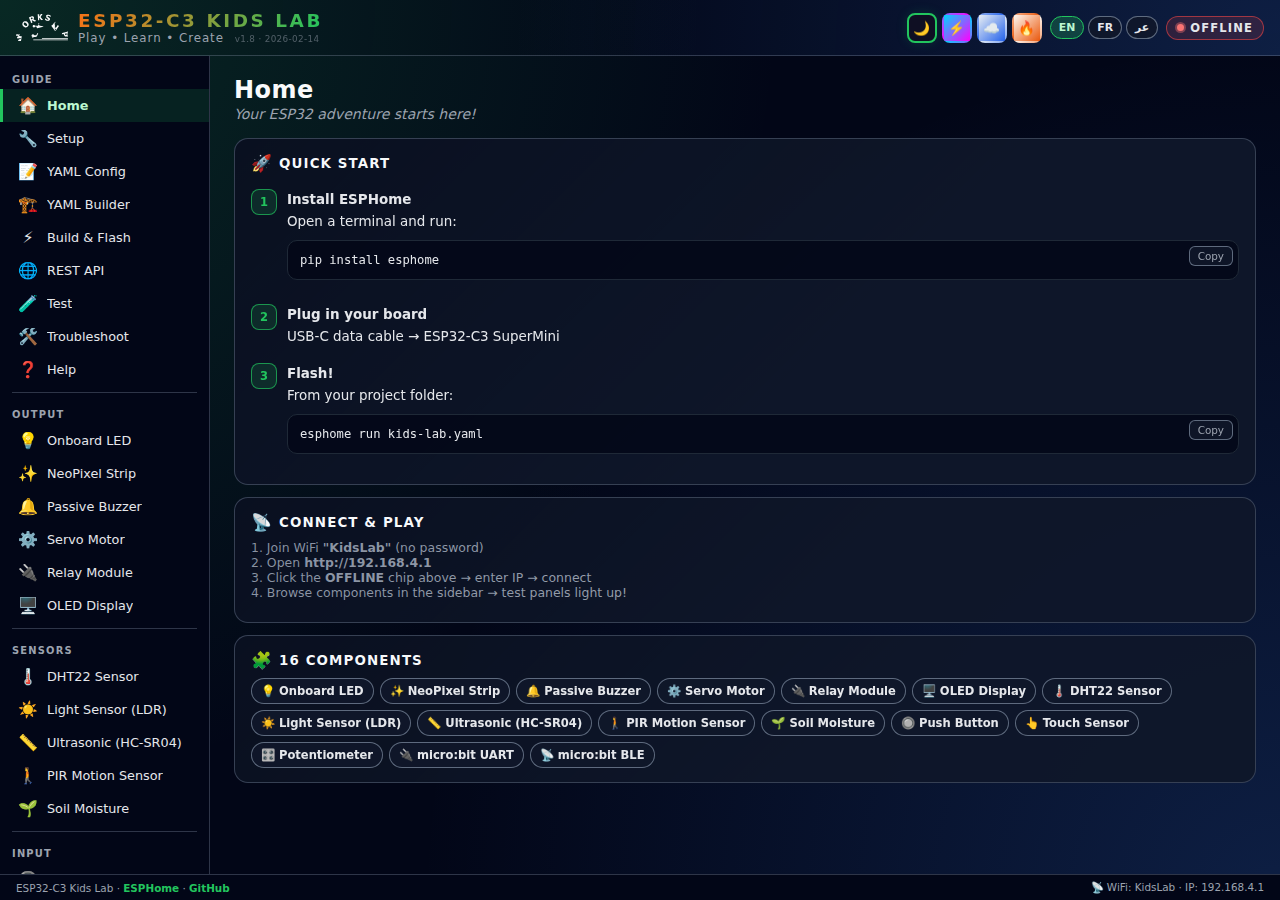
<file: index.html>
<!DOCTYPE html>
<html lang="en" dir="ltr" data-theme="stealth">
<head>
<meta charset="UTF-8">
<meta name="viewport" content="width=device-width, initial-scale=1.0, user-scalable=no">
<title>Kids Lab — ESPHome Guide v1.8</title>
<style>
/* ============================================================
   CSS VARIABLES — 4 themes from bit-playground
   ============================================================ */
:root {
    --bg-color:#020617;--panel-bg:#020617;--card-bg:rgba(15,23,42,0.96);--card-border:rgba(148,163,184,0.3);
    --accent:#22c55e;--accent-soft:rgba(34,197,94,0.15);--accent-strong:rgba(34,197,94,0.7);--accent2:#3b82f6;
    --danger:#f97373;--muted:#9ca3af;--text:#f9fafb;--text-secondary:#e5e7eb;--border:#1f2937;
    --pill-bg:rgba(15,23,42,0.9);--pill-border:rgba(148,163,184,0.6);--input-bg:rgba(15,23,42,0.6);
    --glow1:rgba(34,197,94,0.18);--glow2:rgba(59,130,246,0.2);
    --body-glow1:rgba(34,197,94,0.18);--body-glow2:rgba(59,130,246,0.2);
    --btn-primary-bg:linear-gradient(135deg,#22c55e,#16a34a);--btn-primary-text:#fff;--btn-primary-border:rgba(34,197,94,0.8);
    --connected-bg:rgba(34,197,94,0.25);--connected-border:rgba(34,197,94,0.9);--connected-text:#bbf7d0;--connected-dot:#22c55e;
    --disconnected-bg:rgba(239,68,68,0.15);--disconnected-border:rgba(239,68,68,0.6);--disconnected-dot:#f97373;
    --shadow-color:rgba(15,23,42,0.85);
}
[data-theme="neon"] {
    --bg-color:#0a0a1a;--panel-bg:#0a0a1a;--card-bg:rgba(18,18,42,0.96);--card-border:rgba(100,100,255,0.25);
    --accent:#00d4ff;--accent-soft:rgba(0,212,255,0.15);--accent-strong:rgba(0,212,255,0.7);--accent2:#ff00ff;
    --danger:#ff3366;--muted:#8888bb;--text:#eeeeff;--text-secondary:#ccccee;--border:#1a1a3a;
    --pill-bg:rgba(18,18,42,0.9);--pill-border:rgba(100,100,255,0.4);--input-bg:rgba(18,18,42,0.6);
    --glow1:rgba(0,212,255,0.2);--glow2:rgba(255,0,255,0.15);--body-glow1:rgba(0,212,255,0.2);--body-glow2:rgba(255,0,255,0.15);
    --btn-primary-bg:linear-gradient(135deg,#00d4ff,#0088ff);--btn-primary-text:#fff;--btn-primary-border:rgba(0,212,255,0.8);
    --connected-bg:rgba(0,212,255,0.2);--connected-border:rgba(0,212,255,0.9);--connected-text:#99eeff;--connected-dot:#00d4ff;
    --disconnected-bg:rgba(255,51,102,0.15);--disconnected-border:rgba(255,51,102,0.6);--disconnected-dot:#ff3366;
    --shadow-color:rgba(10,10,26,0.9);
}
[data-theme="arctic"] {
    --bg-color:#e8eef4;--panel-bg:#f0f4f8;--card-bg:rgba(255,255,255,0.95);--card-border:rgba(100,130,170,0.25);
    --accent:#2563eb;--accent-soft:rgba(37,99,235,0.12);--accent-strong:rgba(37,99,235,0.6);--accent2:#06b6d4;
    --danger:#dc2626;--muted:#64748b;--text:#1e293b;--text-secondary:#475569;--border:#cbd5e1;
    --pill-bg:rgba(255,255,255,0.9);--pill-border:rgba(100,130,170,0.3);--input-bg:rgba(241,245,249,0.9);
    --glow1:rgba(37,99,235,0.08);--glow2:rgba(6,182,212,0.06);--body-glow1:rgba(37,99,235,0.1);--body-glow2:rgba(6,182,212,0.08);
    --btn-primary-bg:linear-gradient(135deg,#2563eb,#3b82f6);--btn-primary-text:#fff;--btn-primary-border:rgba(37,99,235,0.7);
    --connected-bg:rgba(22,163,74,0.12);--connected-border:rgba(22,163,74,0.6);--connected-text:#15803d;--connected-dot:#22c55e;
    --disconnected-bg:rgba(220,38,38,0.08);--disconnected-border:rgba(220,38,38,0.4);--disconnected-dot:#dc2626;
    --shadow-color:rgba(100,116,139,0.15);
}
[data-theme="blaze"] {
    --bg-color:#fdf2e9;--panel-bg:#fef7f0;--card-bg:rgba(255,255,255,0.95);--card-border:rgba(194,120,60,0.2);
    --accent:#ea580c;--accent-soft:rgba(234,88,12,0.1);--accent-strong:rgba(234,88,12,0.6);--accent2:#dc2626;
    --danger:#dc2626;--muted:#78716c;--text:#292524;--text-secondary:#57534e;--border:#e7e5e4;
    --pill-bg:rgba(255,255,255,0.9);--pill-border:rgba(194,120,60,0.25);--input-bg:rgba(254,243,230,0.9);
    --glow1:rgba(234,88,12,0.06);--glow2:rgba(220,38,38,0.04);--body-glow1:rgba(234,88,12,0.1);--body-glow2:rgba(250,204,21,0.08);
    --btn-primary-bg:linear-gradient(135deg,#ea580c,#f97316);--btn-primary-text:#fff;--btn-primary-border:rgba(234,88,12,0.7);
    --connected-bg:rgba(22,163,74,0.1);--connected-border:rgba(22,163,74,0.5);--connected-text:#15803d;--connected-dot:#22c55e;
    --disconnected-bg:rgba(220,38,38,0.08);--disconnected-border:rgba(220,38,38,0.4);--disconnected-dot:#dc2626;
    --shadow-color:rgba(120,113,108,0.12);
}

/* ============================================================
   BASE STYLES
   ============================================================ */
*{box-sizing:border-box;margin:0;padding:0}
body{min-height:100vh;min-height:100dvh;background:radial-gradient(circle at top left,var(--body-glow1),transparent 50%),radial-gradient(circle at bottom right,var(--body-glow2),transparent 55%),var(--bg-color);background-attachment:fixed;color:var(--text);font-family:system-ui,-apple-system,BlinkMacSystemFont,"SF Pro Text","Segoe UI",sans-serif;overflow:hidden}
a{color:var(--accent);text-decoration:none}
::-webkit-scrollbar{width:5px}::-webkit-scrollbar-track{background:transparent}::-webkit-scrollbar-thumb{background:var(--border);border-radius:9px}

/* ============================================================
   APP SHELL
   ============================================================ */
.app{display:flex;flex-direction:column;height:100vh;height:100dvh;max-width:1280px;margin:0 auto;width:100%;overflow:hidden}

/* Header */
.header{padding:10px 16px;display:flex;align-items:center;justify-content:space-between;gap:10px;flex-shrink:0;border-bottom:1px solid var(--card-border);background:radial-gradient(circle at top left,var(--glow1),transparent 55%),radial-gradient(circle at bottom right,var(--glow2),transparent 60%),var(--panel-bg);flex-wrap:wrap}
.title-block{display:flex;align-items:center;gap:10px}
.site-logo{width:52px;height:auto;transition:transform .5s,filter .5s}
.site-logo:hover{transform:rotate(12deg) scale(1.1);filter:drop-shadow(0 0 6px var(--accent))}
.title-block h1{font-size:1.15rem;letter-spacing:.14em;text-transform:uppercase;background:linear-gradient(120deg,#f97316,#22c55e,#38bdf8);background-size:200% 200%;-webkit-background-clip:text;background-clip:text;color:transparent;animation:shimmer 4s ease-in-out infinite;white-space:nowrap}
@keyframes shimmer{0%,100%{background-position:0% 50%}50%{background-position:100% 50%}}
.title-block .subtitle{font-size:.74rem;color:var(--muted);letter-spacing:.08em}
.header-right{display:flex;align-items:center;gap:8px;flex-wrap:wrap}

/* Theme buttons */
.theme-group{display:flex;gap:5px;align-items:center}
.theme-btn{width:30px;height:30px;border-radius:8px;border:2px solid transparent;cursor:pointer;font-size:.85rem;display:flex;align-items:center;justify-content:center;transition:all .25s;background:var(--pill-bg);padding:0}
.theme-btn:hover{transform:scale(1.15);box-shadow:none}
.theme-btn.active{border-color:var(--accent);box-shadow:0 0 12px var(--accent-soft)}
.theme-btn[data-theme="stealth"]{background:#0f0f23}
.theme-btn[data-theme="neon"]{background:linear-gradient(135deg,#00d4ff,#ff00ff)}
.theme-btn[data-theme="arctic"]{background:linear-gradient(135deg,#e8eef4,#2563eb)}
.theme-btn[data-theme="blaze"]{background:linear-gradient(135deg,#fef7f0,#ea580c)}

/* Lang pills */
.lang-group{display:flex;gap:4px}
.lang-btn{padding:4px 8px;border-radius:999px;border:1px solid var(--pill-border);background:var(--pill-bg);color:var(--text-secondary);font-size:.68rem;font-weight:600;cursor:pointer;transition:all .2s;font-family:inherit}
.lang-btn.active{background:var(--connected-bg);border-color:var(--accent);color:var(--connected-text)}

/* Connection chip */
.chip{display:inline-flex;align-items:center;gap:6px;border-radius:999px;border:1px solid var(--disconnected-border);padding:4px 10px;background:var(--disconnected-bg);font-size:.72rem;text-transform:uppercase;letter-spacing:.1em;color:var(--text-secondary);cursor:pointer;transition:all .25s;font-weight:600;font-family:inherit}
.chip.connected{border-color:var(--connected-border);background:var(--connected-bg);color:var(--connected-text);box-shadow:0 0 14px var(--accent-soft)}
.chip-dot{width:7px;height:7px;border-radius:999px;background:var(--disconnected-dot);box-shadow:0 0 0 2px rgba(248,113,113,.4)}
.chip.connected .chip-dot{background:var(--connected-dot);box-shadow:0 0 0 3px var(--accent-soft),0 0 14px var(--accent-strong);animation:dot-pulse 2s infinite}
@keyframes dot-pulse{0%,100%{opacity:1}50%{opacity:.4}}

/* ============================================================
   LAYOUT — sidebar + main
   ============================================================ */
.layout{display:flex;flex:1;min-height:0;overflow:hidden}

/* Sidebar */
.sidebar{width:210px;flex-shrink:0;overflow-y:auto;border-right:1px solid var(--card-border);background:var(--panel-bg);padding:8px 0}
.sidebar-cat{padding:10px 12px 4px;font-size:.62rem;text-transform:uppercase;letter-spacing:.12em;color:var(--muted);font-weight:700}
.sidebar-item{display:flex;align-items:center;gap:8px;padding:7px 14px;font-size:.8rem;color:var(--text-secondary);cursor:pointer;transition:all .12s;border-left:3px solid transparent;font-weight:500}
.sidebar-item:hover{background:var(--accent-soft);color:var(--text)}
.sidebar-item.active{background:var(--accent-soft);color:var(--connected-text);border-left-color:var(--accent);font-weight:700}
.sidebar-item .si-icon{font-size:1rem;width:22px;text-align:center;flex-shrink:0}
.sidebar-item .si-label{white-space:nowrap;overflow:hidden;text-overflow:ellipsis}
.sidebar-item .si-status{margin-left:auto;font-size:.6rem;padding:2px 5px;border-radius:99px;background:var(--accent-soft);color:var(--accent);font-weight:700;display:none}
.sidebar-item .si-status.live{display:inline-block}

/* Sidebar divider */
.sidebar-div{height:1px;background:var(--card-border);margin:6px 12px}

/* ============================================================
   MAIN CONTENT
   ============================================================ */
.main{flex:1;overflow-y:auto;padding:20px 24px 40px;min-width:0}

/* Guide page */
.page-title{font-size:1.5rem;font-weight:800;letter-spacing:.02em;margin-bottom:2px}
.page-tagline{font-size:.88rem;color:var(--muted);margin-bottom:16px;font-style:italic}

/* Cards */
.card{border-radius:14px;border:1px solid var(--card-border);background:var(--card-bg);padding:14px 16px;margin-bottom:12px;position:relative;overflow:hidden;transition:border-color .15s,box-shadow .15s,transform .15s}
.card::before{content:"";position:absolute;inset:0;pointer-events:none;background:linear-gradient(135deg,rgba(15,23,42,.4),transparent 60%);mix-blend-mode:soft-light}
.card:hover{border-color:var(--accent-soft);transform:translateY(-1px)}
.card-title{font-size:.84rem;letter-spacing:.08em;font-weight:700;text-transform:uppercase;display:flex;align-items:center;gap:6px;margin-bottom:8px}
.card-title .icon{font-size:1.05rem}
.card-sub{font-size:.78rem;color:var(--muted);margin-bottom:8px}

/* Code blocks */
.code-block{position:relative;margin:8px 0}
.code-block pre{background:rgba(2,6,23,.8);border:1px solid var(--border);border-radius:10px;padding:10px 12px;font-family:"SF Mono",ui-monospace,Menlo,Monaco,Consolas,monospace;font-size:.76rem;line-height:1.5;overflow-x:auto;color:var(--text-secondary)}
.code-block .copy-btn{position:absolute;top:6px;right:6px;padding:3px 8px;border-radius:6px;border:1px solid var(--pill-border);background:var(--pill-bg);color:var(--muted);font-size:.65rem;cursor:pointer;font-family:inherit;transition:all .15s}
.code-block .copy-btn:hover{color:var(--accent);border-color:var(--accent)}
[data-theme="arctic"] .code-block pre,[data-theme="blaze"] .code-block pre{background:rgba(0,0,0,.05)}

/* YAML syntax */
.y-k{color:#22c55e}.y-v{color:#38bdf8}.y-c{color:#6b7280;font-style:italic}.y-s{color:#fbbf24}.y-n{color:#f97316}

/* Buttons */
.btn{border:none;border-radius:999px;padding:8px 14px;font-size:.78rem;font-weight:600;cursor:pointer;display:inline-flex;align-items:center;gap:6px;background:var(--pill-bg);color:var(--text-secondary);border:1.5px solid var(--pill-border);transition:all .2s cubic-bezier(.34,1.56,.64,1);font-family:inherit;position:relative;overflow:hidden}
.btn:hover:not(:disabled){transform:translateY(-2px) scale(1.03);filter:brightness(1.08)}
.btn:active:not(:disabled){transform:translateY(0) scale(.97);transition-duration:.08s}
.btn:disabled{opacity:.4;cursor:default}
.btn.primary{background:var(--btn-primary-bg);color:var(--btn-primary-text);border-color:var(--btn-primary-border);box-shadow:0 4px 16px var(--accent-soft)}
.btn.danger{background:rgba(239,68,68,.15);border-color:rgba(239,68,68,.5);color:#f97373}
.btn.small{padding:5px 9px;font-size:.72rem}
.btn-icon-only{width:34px;height:34px;padding:0;display:flex;align-items:center;justify-content:center;font-size:1rem}

/* Accordion */
.acc{border-radius:10px;border:1px solid var(--card-border);margin-bottom:6px;overflow:hidden;background:var(--card-bg);transition:border-color .15s}
.acc:hover{border-color:var(--accent-soft)}
.acc-head{padding:10px 14px;cursor:pointer;display:flex;align-items:center;gap:8px;font-size:.82rem;font-weight:600;transition:background .15s;direction:ltr;text-align:left}
.acc-head:hover{background:var(--accent-soft)}
.acc-arrow{transition:transform .2s;font-size:.7rem;color:var(--muted);flex-shrink:0}
.acc.open .acc-arrow{transform:rotate(90deg)}
.acc-body{display:none;padding:0 14px 12px;font-size:.82rem;line-height:1.6;color:var(--text-secondary)}
.acc.open .acc-body{display:block}

/* Test panel */
.test-panel{border-radius:12px;border:1px solid var(--accent-soft);background:radial-gradient(circle at top left,var(--accent-soft),transparent 70%),var(--card-bg);padding:14px 16px;margin-bottom:12px}
.test-panel.offline{opacity:.6}
.tp-offline-msg{text-align:center;padding:12px 8px;font-size:.82rem;color:var(--muted);font-style:italic}
.test-panel .tp-head{display:flex;align-items:center;justify-content:space-between;margin-bottom:10px;font-size:.76rem;font-weight:700;text-transform:uppercase;letter-spacing:.08em}
.tp-status{font-size:.65rem;padding:3px 8px;border-radius:99px;font-weight:700;letter-spacing:.06em}
.tp-status.live{background:var(--connected-bg);color:var(--connected-text);border:1px solid var(--connected-border)}
.tp-status.off{background:var(--disconnected-bg);color:var(--danger);border:1px solid var(--disconnected-border)}

/* Action buttons row */
.action-row{display:flex;gap:8px;flex-wrap:wrap}
.action-btn{padding:10px 20px;border-radius:12px;border:1.5px solid var(--pill-border);background:var(--pill-bg);color:var(--text);font-size:.9rem;font-weight:700;cursor:pointer;transition:all .15s;display:flex;align-items:center;gap:6px;font-family:inherit}
.action-btn:hover{transform:translateY(-2px);border-color:var(--accent);box-shadow:0 4px 16px var(--accent-soft)}
.action-btn:active{transform:scale(.96)}
.action-btn.on{background:var(--btn-primary-bg);border-color:var(--btn-primary-border);color:#fff}

/* Slider control */
.slider-wrap{margin:8px 0}
.slider-wrap label{font-size:.72rem;color:var(--muted);text-transform:uppercase;letter-spacing:.06em;font-weight:600}
.slider-row{display:flex;align-items:center;gap:10px;margin-top:4px}
.slider-row input[type="range"]{flex:1;height:6px;border-radius:3px;background:var(--border);-webkit-appearance:none;outline:none}
.slider-row input[type="range"]::-webkit-slider-thumb{-webkit-appearance:none;width:20px;height:20px;border-radius:50%;background:var(--accent);cursor:pointer;border:2px solid var(--bg-color);box-shadow:0 0 8px var(--accent-soft)}
.slider-val{font-family:monospace;font-size:.82rem;color:var(--text);font-weight:700;min-width:40px;text-align:right}

/* Monitor display */
.monitor-grid{display:grid;grid-template-columns:repeat(auto-fit,minmax(120px,1fr));gap:10px}
.monitor-item{text-align:center;padding:12px 8px;border-radius:10px;background:rgba(15,23,42,.6);border:1px solid var(--border)}
.monitor-icon{font-size:1.6rem;margin-bottom:4px}
.monitor-val{font-size:1.5rem;font-weight:900;font-family:monospace;color:var(--text);line-height:1.1}
.monitor-label{font-size:.65rem;color:var(--muted);text-transform:uppercase;letter-spacing:.06em;margin-top:3px;font-weight:600}
.monitor-bar{height:4px;border-radius:2px;background:var(--border);margin-top:6px;overflow:hidden}
.monitor-bar-fill{height:100%;border-radius:2px;background:var(--accent);transition:width .5s ease;width:0}
[data-theme="arctic"] .monitor-item,[data-theme="blaze"] .monitor-item{background:rgba(0,0,0,.03)}

/* Color grid */
.color-dots{display:flex;gap:8px;flex-wrap:wrap}
.color-dot{width:36px;height:36px;border-radius:10px;border:2px solid rgba(255,255,255,.1);cursor:pointer;transition:transform .12s,border-color .12s}
.color-dot:hover{transform:scale(1.15);border-color:rgba(255,255,255,.4)}
.color-dot:active{transform:scale(.95)}
.color-dot.off{background:var(--border)!important;display:flex;align-items:center;justify-content:center;font-size:.8rem;color:var(--muted)}

/* Wiring block */
.wiring{font-family:monospace;font-size:.78rem;line-height:1.7;padding:10px 12px;border-radius:8px;background:rgba(2,6,23,.6);border:1px solid var(--border);color:var(--accent)}
[data-theme="arctic"] .wiring,[data-theme="blaze"] .wiring{background:rgba(0,0,0,.04)}

/* Steps list */
.steps{counter-reset:step}
.step{counter-increment:step;padding:8px 0 8px 36px;position:relative;font-size:.84rem;color:var(--text-secondary);line-height:1.6}
.step::before{content:counter(step);position:absolute;left:0;top:8px;width:24px;height:24px;border-radius:8px;background:var(--accent-soft);color:var(--accent);font-size:.72rem;font-weight:800;display:flex;align-items:center;justify-content:center;border:1px solid var(--accent-strong)}

/* Hints */
.hint-box{border-radius:10px;padding:10px 12px;margin:8px 0;border-left:3px solid;font-size:.82rem;line-height:1.5}
.hint-box.tip{background:rgba(34,197,94,.06);border-color:#22c55e;color:var(--text-secondary)}
.hint-box.warn{background:rgba(240,160,64,.06);border-color:#f0a040;color:var(--text-secondary)}
.hint-box.danger{background:rgba(240,96,96,.06);border-color:#f06060;color:var(--text-secondary)}
.hint-box strong{display:block;margin-bottom:2px;color:var(--text)}

/* Stars */
.stars{color:#f59e0b;font-size:.7rem;letter-spacing:2px;text-shadow:0 0 4px rgba(245,158,11,.3)}
[data-theme="arctic"] .stars,[data-theme="blaze"] .stars{text-shadow:0 0 6px rgba(245,158,11,.5)}

/* Pin chip */
.pin-chip{display:inline-flex;align-items:center;gap:4px;padding:3px 10px;border-radius:99px;background:var(--pill-bg);border:1px solid var(--card-border);font-family:monospace;font-size:.72rem;color:var(--muted);margin-top:4px}
.pin-chip .pin-label{font-weight:600;color:var(--accent)}

/* Arctic/Blaze card fix */
[data-theme="arctic"] .card,[data-theme="arctic"] .acc{border-color:rgba(100,130,170,0.35)}
[data-theme="blaze"] .card,[data-theme="blaze"] .acc{border-color:rgba(194,120,60,0.3)}

/* OS Tabs */
.os-tabs{display:flex;gap:0;border-bottom:1px solid var(--border);margin:8px 0 0}
.os-tab{padding:6px 14px;font-size:.76rem;font-weight:600;color:var(--muted);cursor:pointer;border-bottom:2px solid transparent;transition:all .15s;background:none;border-top:none;border-left:none;border-right:none;font-family:inherit}
.os-tab.active{color:var(--accent);border-bottom-color:var(--accent)}
.os-panel{display:none;padding:10px 0}
.os-panel.active{display:block}

/* ============================================================
   MOBILE
   ============================================================ */
.mobile-bar{display:none;flex-shrink:0;overflow-x:auto;border-bottom:1px solid var(--card-border);background:var(--panel-bg);padding:4px 8px;gap:4px;-webkit-overflow-scrolling:touch;scrollbar-width:none}
.mobile-bar::-webkit-scrollbar{display:none}
.mobile-pill{padding:6px 12px;border-radius:999px;border:1px solid var(--pill-border);background:var(--pill-bg);color:var(--text-secondary);font-size:.72rem;font-weight:600;cursor:pointer;white-space:nowrap;transition:all .15s;font-family:inherit;flex-shrink:0}
.mobile-pill.active{background:var(--connected-bg);border-color:var(--accent);color:var(--connected-text)}
.menu-toggle{display:none;width:36px;height:36px;border-radius:8px;border:1px solid var(--pill-border);background:var(--pill-bg);color:var(--text);font-size:1.1rem;cursor:pointer;align-items:center;justify-content:center;font-family:inherit;padding:0}

/* Connection overlay */
.conn-overlay{display:none;position:fixed;inset:0;background:rgba(0,0,0,.6);z-index:200;align-items:center;justify-content:center;padding:20px}
.conn-overlay.open{display:flex}
.conn-card{background:var(--card-bg);border:1px solid var(--card-border);border-radius:16px;padding:24px;width:100%;max-width:360px;text-align:center}
.conn-card h3{font-size:1.1rem;margin-bottom:4px}
.conn-card .sub{font-size:.8rem;color:var(--muted);margin-bottom:16px}
.conn-card input{width:100%;padding:10px 14px;border-radius:10px;border:1.5px solid var(--card-border);background:var(--input-bg);color:var(--text);font-family:monospace;font-size:1rem;text-align:center;outline:none;margin-bottom:10px}
.conn-card input:focus{border-color:var(--accent-strong);box-shadow:0 0 0 2px var(--accent-soft)}
.conn-card .conn-btns{display:flex;gap:8px;justify-content:center}
.conn-msg{font-size:.78rem;margin-top:10px;min-height:20px}
.conn-msg.err{color:var(--danger)}
.conn-msg.ok{color:var(--accent)}

@media(max-width:768px){
    .sidebar{display:none}
    .mobile-bar{display:flex}
    .menu-toggle{display:flex}
    .back-btn{display:inline-flex}
    .main{padding:14px 12px 30px}
    .page-title{font-size:1.2rem}
    .title-block h1{font-size:.95rem!important;letter-spacing:.1em}
    .title-block .subtitle{display:none}
    .header{padding:8px 10px}
    .theme-btn{width:26px;height:26px;font-size:.75rem}
}
@media(max-width:480px){
    .action-btn{padding:8px 14px;font-size:.82rem}
    .color-dot{width:30px;height:30px}
    .monitor-grid{grid-template-columns:repeat(2,1fr)}
    .header-right{gap:5px}
}
.ver{font-size:.55rem;color:var(--muted);opacity:.5;letter-spacing:.04em;font-weight:400;margin-left:6px;white-space:nowrap}

/* Builder component picker */
.bld-grid{display:grid;grid-template-columns:repeat(auto-fill,minmax(130px,1fr));gap:8px;margin:10px 0}
.bld-card{position:relative;padding:12px 10px;border-radius:12px;border:2px solid var(--card-border);background:var(--card-bg);cursor:pointer;text-align:center;transition:all .15s;user-select:none}
.bld-card:hover{border-color:var(--accent);transform:translateY(-2px);box-shadow:0 4px 16px var(--accent-soft)}
.bld-card.selected{border-color:var(--accent);background:var(--accent-soft)}
.bld-card .bld-icon{font-size:1.6rem;display:block;margin-bottom:4px}
.bld-card .bld-name{font-size:.75rem;font-weight:600;line-height:1.3}
.bld-card .bld-check{position:absolute;top:6px;right:6px;width:18px;height:18px;border-radius:50%;border:2px solid var(--card-border);background:var(--card-bg);display:flex;align-items:center;justify-content:center;font-size:.65rem;transition:all .15s;cursor:pointer}
.bld-card.selected .bld-check{background:var(--accent);border-color:var(--accent);color:#fff}
.bld-card .bld-dl{position:absolute;top:6px;left:6px;width:20px;height:20px;border-radius:50%;display:flex;align-items:center;justify-content:center;font-size:.7rem;cursor:pointer;opacity:.6;transition:opacity .15s}
.bld-card .bld-dl:hover{opacity:1}
[dir="rtl"] .bld-card .bld-check{right:auto;left:6px}
[dir="rtl"] .bld-card .bld-dl{left:auto;right:6px}

/* Recipe buttons */
.bld-recipes{display:flex;flex-wrap:wrap;gap:8px;margin:10px 0}
.bld-recipe{padding:8px 14px;border-radius:10px;border:1.5px solid var(--pill-border);background:var(--pill-bg);cursor:pointer;transition:all .15s;font-family:inherit;font-size:.82rem;font-weight:600;color:var(--text)}
.bld-recipe:hover{border-color:var(--accent);transform:translateY(-1px)}
.bld-recipe.active{border-color:var(--accent);background:var(--accent-soft)}
.bld-recipe .bld-rdot{display:inline-block;width:10px;height:10px;border-radius:50%;margin-right:4px}
.bld-recipe small{display:block;font-weight:400;font-size:.7rem;color:var(--muted);margin-top:2px}

/* Builder output */
.bld-output{position:relative;margin-top:12px}
.bld-count{font-size:.78rem;color:var(--muted);margin-bottom:6px}
.bld-copy-big{display:block;width:100%;padding:14px;border:none;border-radius:12px;background:var(--btn-primary-bg);color:#fff;font-size:1rem;font-weight:800;font-family:inherit;cursor:pointer;letter-spacing:.06em;transition:all .15s;margin-top:10px}
.bld-copy-big:hover{transform:translateY(-2px);box-shadow:0 6px 20px var(--accent-soft)}
.bld-copy-big:active{transform:scale(.97)}
.bld-empty{text-align:center;padding:30px 16px;color:var(--muted);font-size:.9rem;font-style:italic}

/* Footer */
.footer{flex-shrink:0;padding:6px 16px;border-top:1px solid var(--card-border);background:var(--panel-bg);display:flex;align-items:center;justify-content:space-between;font-size:.65rem;color:var(--muted);gap:8px}
.footer a{color:var(--accent);font-weight:600}

/* Mobile back button */
.back-btn{display:none;margin-bottom:8px}

/* RTL support */
[dir="rtl"] .sidebar{border-right:none;border-left:1px solid var(--card-border)}
[dir="rtl"] .sidebar-item{border-left:none;border-right:3px solid transparent}
[dir="rtl"] .sidebar-item.active{border-left-color:transparent;border-right-color:var(--accent)}
[dir="rtl"] .sidebar-item .si-status{margin-left:0;margin-right:auto}
[dir="rtl"] .header{direction:rtl}
[dir="rtl"] .header-right{flex-direction:row-reverse}
[dir="rtl"] .acc-head{direction:rtl;text-align:right;flex-direction:row-reverse}
[dir="rtl"] .card-title{direction:rtl}
[dir="rtl"] .steps{direction:rtl}
[dir="rtl"] .step{padding-left:0;padding-right:36px}
[dir="rtl"] .step::before{left:auto;right:0}
[dir="rtl"] .hint-box{border-left:none;border-right:3px solid}
[dir="rtl"] .hint-box.tip{border-right-color:#22c55e}
[dir="rtl"] .hint-box.warn{border-right-color:#f0a040}
[dir="rtl"] .hint-box.danger{border-right-color:#f06060}
[dir="rtl"] .code-block pre{direction:ltr;text-align:left}
[dir="rtl"] .wiring{direction:ltr;text-align:left}
[dir="rtl"] .ver{margin-left:0;margin-right:6px}
[dir="rtl"] .main{text-align:right}
[dir="rtl"] .monitor-grid{direction:rtl}
[dir="rtl"] .action-row{direction:rtl}
[dir="rtl"] .page-tagline{direction:rtl}
</style>
</head>
<body>
<div class="app">

<!-- ============================================================
     HEADER
     ============================================================ -->
<div class="header">
    <div class="title-block">
        <button class="menu-toggle" onclick="toggleSidebar()" title="Menu">☰</button>
        <svg class="site-logo" viewBox="-92.820084 179.975632 6 3.214096" xmlns="http://www.w3.org/2000/svg"><g fill="currentColor" fill-rule="evenodd"><path d="M-90.269 180.707c0-.003-.012-.152-.024-.331-.012-.179-.023-.334-.024-.344l-.002-.018h.023c.012 0 .037-.002.055-.004.018-.002.049-.004.068-.005l.035-.002-.009.128c-.005.071-.01.139-.011.151l-.002.022.06-.098c.034-.053.078-.125.099-.158l.037-.06.036-.003c.02-.001.058-.004.086-.006.027-.002.058-.004.067-.003l.016.001-.112.169-.112.169.141.176c.078.096.141.177.141.178 0 .002-.002.003-.004.003-.017 0-.197.012-.202.014-.004.001-.035-.035-.11-.132-.057-.073-.105-.133-.107-.132-.002.001-.009.012-.015.023l-.012.021.008.115c.006.085.007.116.004.118-.006.003-.043.007-.117.01-.047.002-.057.001-.059-.004z"/><path d="M-89.191 180.769c-.077-.016-.12-.029-.169-.052-.034-.017-.112-.066-.121-.077-.004-.005-.002-.012.035-.147.006-.023.018-.02.042.01.054.069.137.12.215.133.036.006.039.006.06 0 .036-.012.054-.038.047-.07-.004-.022-.04-.051-.101-.083-.072-.038-.094-.052-.127-.083a.2.2 0 00-.057-.182c.017-.082.068-.133.159-.158.039-.01.108-.011.154-.001.073.016.147.047.21.088.033.022.036.025.034.034-.001.005-.011.04-.021.078-.018.065-.019.067-.028.066-.005 0-.013-.006-.017-.012-.011-.016-.058-.06-.077-.074a.27.27 0 00-.162-.054c-.053.005-.083.042-.064.081.009.019.033.036.098.071.104.055.155.098.178.149.013.028.016.08.007.117-.028.108-.117.171-.242.17-.02 0-.045-.002-.055-.004z"/><path d="M-91.104 180.904c-.031-.069-.095-.212-.142-.318-.048-.106-.086-.194-.086-.194.002-.002.083-.039.197-.089.054-.024.113-.048.131-.054.08-.025.155-.014.204.031.024.021.042.051.057.094a.24.24 0 01-.01.071c-.001.031-.003.042-.011.064-.012.03-.031.065-.039.072-.003.003-.006.006-.006.008 0 .003.036.023.205.11.061.032.115.06.119.063.009.006.005.008-.085.048-.052.023-.098.042-.103.043-.004 0-.07-.034-.146-.075l-.138-.075-.026.012-.027.012.049.112.049.117c.001.004-.025.017-.078.04-.042.02-.079.035-.081.035s-.027-.056-.058-.125zm.11-.318c.066-.032.091-.059.091-.1a.08.08 0 00-.05-.09c-.029-.012-.052-.007-.121.023l-.041.019c-.002.001.073.169.075.169 0 0 .02-.01.046-.02z"/><path d="M-88.329 181.181l-.071-.05c-.001 0 .037-.058.085-.128l.085-.129c-.003-.003-.135.089-.172.114l-.018-.012-.087.126c-.047.069-.088.125-.09.126-.004 0-.146.097-.146.099 0 .001.179.261.36.521.02.029.037.053.039.053.002.001.113-.074.146-.098-.001 0-.03-.046-.069-.101-.039-.056-.071-.103-.072-.106-.001-.003.033-.028.091-.069.051-.035.094-.064.096-.065.002 0 .036-.045.075-.102.039-.056.073-.103.074-.103.005 0 .145.097.145.1 0 .006-.395.573-.399.573-.002 0-.035-.022-.073-.048z"/><path d="M-91.754 181.531c-.135-.019-.289-.164-.329-.309a.33.33 0 01.002-.153c.032-.111.146-.223.256-.252.04-.01.121-.01.161.002.061.017.123.056.18.113.054.053.09.108.11.166a.43.43 0 01.014.082.34.34 0 01-.018.122c-.024.062-.088.138-.152.18-.068.046-.139.062-.224.049zm.149-.168c.06-.027.093-.094.079-.157-.022-.095-.136-.21-.234-.233-.045-.011-.086 0-.124.033-.02.018-.04.054-.043.081-.008.057.027.129.095.197.081.081.162.109.227.08z"/><path d="M-90.371 181.625a.09.09 0 01-.046-.076c-.058-.128-.058-.128-.072-.131a2.7 2.7 0 00-.12 0l-.007.015c-.012.021-.048.054-.071.065a.14.14 0 01-.182-.032.19.19 0 01-.032-.075.22.22 0 01.013-.06.18.18 0 01.074-.074c.023-.011.03-.012.061-.012.062 0 .105.021.137.069l.018.025.139.002.14.001.019-.01c.018-.009.02-.012.042-.054.012-.024.041-.086.063-.137a.93.93 0 01.067-.107c-.012-.018-.058-.017-.113-.013-.006.004-.006.005-.001.019.003.008.02.046.037.084.017.039.043.096.058.128.028.064.046.088.07.093.007.001.075.004.15.005l.137.002.013.02a.17.17 0 00.066.058c.017.008.025.01.066.01.046 0 .048 0 .074-.014z"/><path d="M-92.152 182.549l-.105-.011-.108-.012c-.029-.003-.078-.009-.107-.011l-.108-.011c-.029-.003-.068-.008-.097-.011-.028-.003-.076-.008-.104-.012-.029-.003-.053-.006-.054-.007-.001-.002.012-.04.029-.085.029-.077.031-.082.041-.083.006-.001.037.003.07.008.032.005.084.013.113.018l.076.012.076.012c.018.003.052.008.072.011.018.003.033.005.034.005 0 0-.087.06-.193.134-.107.073-.195.133-.196.135-.001.001.01.038.027.082l.03.078.019-.001c.011 0 .042-.003.07-.006.028-.003.073-.009.1-.013.028-.003.062-.008.076-.009.022-.003.049-.007.154-.019.018-.003.037-.004.042-.004.006 0-.061.045-.186.125-.108.068-.197.125-.198.127-.004.003.055.169.06.167.004 0 .028-.003.275-.028.03-.003.073-.008.095-.01.023-.002.044-.005.049-.006.007-.002.007-.002.002.004-.003.003-.083.059-.176.123-.094.064-.173.119-.175.121-.007.007.059.185.068.184.004 0 .027-.003.053-.005z"/><path d="M-87.128 182.564a.17.17 0 01-.053-.027.46.46 0 01-.12-.198c-.008-.034-.016-.062-.016-.062s-.017.003-.037.008c-.12.03-.18.044-.182.042-.004-.002.037-.167.04-.169.001-.001.052-.014.114-.03.066-.015.17-.04.236-.057.066-.016.165-.041.221-.055.056-.014.105-.025.108-.024.005.001-.003.028-.026.123-.043.171-.047.193-.047.24 0 .111.053.18.16.21.042.011.112.011.149-.002zm.099-.175a.08.08 0 00.062-.087c0-.023-.013-.091-.019-.103-.002-.003-.032.003-.098.019l-.098.026c-.003.003.016.074.026.095.012.025.034.047.056.054.02.006.04.005.071-.004z"/><path d="M-90.937 182.607a.22.22 0 01-.074-.075.19.19 0 01-.01-.059c0-.034.001-.039.013-.063a.2.2 0 01.074-.074c.024-.011.029-.012.07-.012.042 0 .046 0 .067.011a.2.2 0 01.073.064l.013.02.115.001c.079 0 .117-.002.12-.005.002-.002.026-.051.051-.108l.048-.104h.049c.026 0 .053.001.058.003.01.004.01.004.005.018l-.037.084-.037.084c-.014.038-.04.096-.054.128-.029.064-.047.088-.071.092l-.15.005-.137.002-.013.02c-.016.025-.04.047-.066.059-.017.008-.025.01-.066.01-.046 0-.048 0-.074-.014z"/><path d="M-89.824 182.831h-.002v-.087h2.998v.089h-2.998z"/><path d="M-90.825 182.969v-.043h3.997v.086h-3.997z"/><path d="M-92.82 183.147v-.043h5.992v.086h-5.992z"/></g></svg>
        <div>
            <h1 data-i18n="title">ESP32-C3 KIDS LAB</h1>
            <div class="subtitle"><span data-i18n="subtitle">Play • Learn • Create</span> <span class="ver">v1.8 · 2026-02-14</span></div>
        </div>
    </div>
    <div class="header-right">
        <div class="theme-group">
            <button class="theme-btn active" data-theme="stealth" onclick="setTheme('stealth')" title="Stealth">🌙</button>
            <button class="theme-btn" data-theme="neon" onclick="setTheme('neon')" title="Neon">⚡</button>
            <button class="theme-btn" data-theme="arctic" onclick="setTheme('arctic')" title="Arctic">☁️</button>
            <button class="theme-btn" data-theme="blaze" onclick="setTheme('blaze')" title="Blaze">🔥</button>
        </div>
        <div class="lang-group">
            <button class="lang-btn active" onclick="setLang('en')">EN</button>
            <button class="lang-btn" onclick="setLang('fr')">FR</button>
            <button class="lang-btn" onclick="setLang('ar')">عر</button>
        </div>
        <button class="chip" id="connChip" onclick="openConn()">
            <span class="chip-dot"></span>
            <span id="connLabel" data-i18n="offline">OFFLINE</span>
        </button>
    </div>
</div>

<!-- Mobile nav bar -->
<div class="mobile-bar" id="mobileBar"></div>

<!-- Connection overlay -->
<div class="conn-overlay" id="connOverlay">
    <div class="conn-card">
        <h3>📡 <span data-i18n="conn_title">Connect to ESP32</span></h3>
        <div class="sub" data-i18n="conn_sub">Enter the IP address of your ESP32-C3</div>
        <input type="text" id="connIP" value="192.168.4.1" spellcheck="false" autocomplete="off">
        <div class="conn-btns">
            <button class="btn primary" onclick="doConnect()" data-i18n="conn_go">Connect</button>
            <button class="btn" onclick="closeConn()" data-i18n="conn_cancel">Cancel</button>
        </div>
        <div class="conn-msg" id="connMsg"></div>
    </div>
</div>

<!-- ============================================================
     LAYOUT: sidebar + main
     ============================================================ -->
<div class="layout">
    <aside class="sidebar" id="sidebar"></aside>
    <main class="main" id="mainContent"></main>
</div>

<div class="footer">
    <span>ESP32-C3 Kids Lab · <a href="https://esphome.io" target="_blank">ESPHome</a> · <a href="https://github.com/abourdim/esp32-c3-kids-lab" target="_blank">GitHub</a></span>
    <span id="footerStatus">📡 WiFi: KidsLab · IP: 192.168.4.1</span>
</div>

</div><!-- /app -->

<script>
// ============================================================
// TRANSLATIONS
// ============================================================
var T = {
en: {
    title:'ESP32-C3 KIDS LAB', subtitle:'Play • Learn • Create',
    offline:'OFFLINE', ready:'READY!', conn_title:'Connect to ESP32',
    conn_sub:'Enter the IP address of your ESP32-C3', conn_go:'Connect', conn_cancel:'Cancel',
    // Sidebar categories
    cat_guide:'Guide', cat_microbit:'micro:bit', cat_output:'Output', cat_sensor:'Sensors', cat_input:'Input', cat_extra:'More',
    // Guide pages
    nav_home:'Home', nav_setup:'Setup', nav_yaml:'YAML Config', nav_builder:'YAML Builder', nav_flash:'Build & Flash',
    nav_api:'REST API', nav_test:'Test', nav_fix:'Troubleshoot', nav_help:'Help',
    // Fun taglines
    tag_home:"Your ESP32 adventure starts here!",
    tag_setup:"Level 1: Gear Up!",
    tag_yaml:"No code? YAML goes brrrr",
    tag_builder:"Pick your gear. Get your YAML. Flash!",
    tag_flash:"Brain transplant in progress 🧠",
    tag_api:"Your ESP32 now has a website. Flex.",
    tag_test:"SMASH that LED button!",
    tag_fix:"It's not a bug, it's a feature... jk",
    tag_help:"Even pros Google stuff.",
    // Component labels
    try_it:'Test It!', wiring:'Wiring', yaml:'ESPHome YAML', api_ref:'REST API',
    challenge:'Try This!', not_installed:'Add YAML to enable',
    on:'ON', off:'OFF', stop:'STOP', play:'PLAY',
    // Misc
    copy:'Copy', copied:'Copied!', brightness:'Brightness', angle:'Angle',
    pin:'Pin', difficulty:'Difficulty', connect_hint:'Click OFFLINE above to connect and see live data',
    win:'Windows', lin:'Linux',
    // Builder
    bld_pick:'Pick your components', bld_recipes:'Quick Recipes', bld_result:'Your YAML Config',
    bld_recipe_starter:'Starter', bld_recipe_starter_d:'LED + Button + Buzzer — no wiring',
    bld_recipe_sensors:'Weather Station', bld_recipe_sensors_d:'DHT22 + LDR + OLED display',
    bld_recipe_lights:'Smart Lights', bld_recipe_lights_d:'NeoPixels + Button + Light sensor',
    bld_recipe_full:'Full Lab', bld_recipe_full_d:'All components — the ultimate config!',
    bld_recipe_clear:'Clear All', bld_none:'Select components above to generate YAML',
    bld_copy_all:'📋 COPY ENTIRE YAML', bld_count:'components selected',
    bld_download:'📥 DOWNLOAD kids-lab.yaml', bld_move_hint:'Move file to your project folder',
    // Steps
    step1:'Install ESPHome', step1d:'Open a terminal and run:', 
    step2:'Plug in your board', step2d:'USB-C data cable → ESP32-C3 SuperMini',
    step3:'Flash!', step3d:'From your project folder:',
},
fr: {
    title:'ESP32-C3 KIDS LAB', subtitle:'Joue • Apprends • Crée',
    offline:'HORS LIGNE', ready:'PRÊT !', conn_title:'Connexion ESP32',
    conn_sub:"Entre l'adresse IP de ton ESP32-C3", conn_go:'Connecter', conn_cancel:'Annuler',
    cat_guide:'Guide', cat_microbit:'micro:bit', cat_output:'Sortie', cat_sensor:'Capteurs', cat_input:'Entrée', cat_extra:'Plus',
    nav_home:'Accueil', nav_setup:'Installation', nav_yaml:'Config YAML', nav_builder:'Générateur YAML', nav_flash:'Compiler & Flasher',
    nav_api:'API REST', nav_test:'Tester', nav_fix:'Dépannage', nav_help:'Aide',
    tag_home:"L'aventure ESP32 commence ici !",
    tag_setup:"Niveau 1 : Prépare ton arsenal !",
    tag_yaml:"Pas de code ? YAML fait brrr",
    tag_builder:"Choisis tes composants. Récupère ton YAML. Flash !",
    tag_flash:"Greffe de cerveau en cours 🧠",
    tag_api:"Ton ESP32 a un site web. La classe.",
    tag_test:"ÉCRASE ce bouton LED !",
    tag_fix:"C'est pas un bug, c'est une feature... lol",
    tag_help:"Même les pros cherchent sur Google.",
    try_it:'Teste !', wiring:'Câblage', yaml:'YAML ESPHome', api_ref:'API REST',
    challenge:'Essaie ça !', not_installed:'Ajoute le YAML pour activer',
    on:'ON', off:'OFF', stop:'STOP', play:'JOUER',
    copy:'Copier', copied:'Copié !', brightness:'Luminosité', angle:'Angle',
    pin:'Broche', difficulty:'Difficulté', connect_hint:'Clique sur HORS LIGNE pour connecter et voir les données',
    win:'Windows', lin:'Linux',
    bld_pick:'Choisis tes composants', bld_recipes:'Recettes rapides', bld_result:'Ta config YAML',
    bld_recipe_starter:'Débutant', bld_recipe_starter_d:'LED + Bouton + Buzzer — sans câblage',
    bld_recipe_sensors:'Station Météo', bld_recipe_sensors_d:'DHT22 + LDR + écran OLED',
    bld_recipe_lights:'Lumières', bld_recipe_lights_d:'NeoPixels + Bouton + Capteur lumière',
    bld_recipe_full:'Labo Complet', bld_recipe_full_d:'Tous les composants — la config ultime !',
    bld_recipe_clear:'Tout effacer', bld_none:'Sélectionne des composants pour générer le YAML',
    bld_copy_all:'📋 COPIER TOUT LE YAML', bld_count:'composants sélectionnés',
    bld_download:'📥 TÉLÉCHARGER kids-lab.yaml', bld_move_hint:'Déplace le fichier dans ton dossier projet',
    step1:'Installer ESPHome', step1d:'Ouvre un terminal et lance :',
    step2:'Branche ta carte', step2d:'Câble USB-C données → ESP32-C3 SuperMini',
    step3:'Flash !', step3d:'Depuis ton dossier projet :',
},
ar: {
    title:'مختبر ESP32-C3 للأطفال', subtitle:'العب • تعلّم • ابتكر',
    offline:'غير متصل', ready:'!جاهز', conn_title:'اتصل بـ ESP32',
    conn_sub:'أدخل عنوان IP الخاص بـ ESP32-C3', conn_go:'اتصال', conn_cancel:'إلغاء',
    cat_guide:'الدليل', cat_microbit:'micro:bit', cat_output:'مخرجات', cat_sensor:'حسّاسات', cat_input:'مدخلات', cat_extra:'المزيد',
    nav_home:'الرئيسية', nav_setup:'التثبيت', nav_yaml:'إعدادات YAML', nav_builder:'مولّد YAML', nav_flash:'ترجمة وتحميل',
    nav_api:'واجهة REST', nav_test:'اختبار', nav_fix:'حل المشاكل', nav_help:'مساعدة',
    tag_home:"!مغامرة ESP32 تبدأ هنا",
    tag_setup:"!المستوى 1: جهّز عدّتك",
    tag_yaml:"بدون كود؟ YAML يقوم بالشغل",
    tag_builder:"!اختر قطعك. خذ YAML. حمّل",
    tag_flash:"جاري التحميل... زرع دماغ قيد التنفيذ 🧠",
    tag_api:".الـ ESP32 صار عنده موقع. فلكس",
    tag_test:"!اضغط زر LED بقوة",
    tag_fix:"...مو خلل، ميزة... أمزح",
    tag_help:".عالق؟ لا تقلق. حتى المحترفين يبحثون في جوجل",
    try_it:'!جرّب', wiring:'التوصيل', yaml:'YAML ESPHome', api_ref:'واجهة REST',
    challenge:'!جرّب هذا', not_installed:'أضف YAML للتفعيل',
    on:'تشغيل', off:'إيقاف', stop:'إيقاف', play:'تشغيل',
    copy:'نسخ', copied:'!تم النسخ', brightness:'السطوع', angle:'الزاوية',
    pin:'منفذ', difficulty:'الصعوبة', connect_hint:'اضغط على "غير متصل" فوق للاتصال ومشاهدة البيانات',
    win:'ويندوز', lin:'لينكس',
    bld_pick:'اختر القطع', bld_recipes:'وصفات جاهزة', bld_result:'ملف YAML الخاص بك',
    bld_recipe_starter:'مبتدئ', bld_recipe_starter_d:'LED + زر + جرس — بدون توصيل',
    bld_recipe_sensors:'محطة طقس', bld_recipe_sensors_d:'DHT22 + LDR + شاشة OLED',
    bld_recipe_lights:'أضواء ذكية', bld_recipe_lights_d:'NeoPixels + زر + حسّاس ضوء',
    bld_recipe_full:'المختبر الكامل', bld_recipe_full_d:'!كل القطع — الإعداد النهائي',
    bld_recipe_clear:'مسح الكل', bld_none:'اختر قطع من فوق لتوليد YAML',
    bld_copy_all:'📋 نسخ كل YAML', bld_count:'قطع مختارة',
    bld_download:'📥 تحميل kids-lab.yaml', bld_move_hint:'انقل الملف لمجلد المشروع',
    step1:'تثبيت ESPHome', step1d:':افتح الطرفية وشغّل',
    step2:'وصّل اللوحة', step2d:'ESP32-C3 SuperMini → كابل USB-C بيانات',
    step3:'!فلاش', step3d:':من مجلد المشروع',
}
};
var lang = 'en';
function t(k){ return (T[lang]&&T[lang][k]) || (T.en[k]) || k; }

// ============================================================
// COMPONENTS DATA (16 core)
// ============================================================
var COMPONENTS = [
// OUTPUT
{id:'led',icon:'💡',cat:'output',stars:1,tpl:'action',entity:'light-onboard_led',
 en:{name:'Onboard LED',desc:'The blue light on your board. No wires needed!',
     challenge:'Make it blink 3 times when you press the BOOT button!'},
 fr:{name:'LED intégrée',desc:'La lumière bleue sur ta carte. Aucun fil !',
     challenge:'Fais-la clignoter 3 fois quand tu appuies sur BOOT !'},
 ar:{name:'LED مدمجة',desc:'!الضوء الأزرق على لوحتك. بدون أسلاك',
     challenge:'!خلّها تومض 3 مرات لما تضغط زر BOOT'},
 pin:'GPIO8 (inverted)',
 yaml:'light:\n  - platform: binary\n    name: "Onboard LED"\n    output: onboard_led_output\n\noutput:\n  - platform: gpio\n    pin:\n      number: 8\n      inverted: true\n    id: onboard_led_output',
 api:[{m:'POST',p:'/light/onboard_led/turn_on',l:'ON'},{m:'POST',p:'/light/onboard_led/turn_off',l:'OFF'}],
 wiring:'No wiring needed! Built into the board.',
 actions:[{label:'on',icon:'💡',cls:'on',ep:'/light/onboard_led/turn_on'},{label:'off',icon:'⬛',cls:'',ep:'/light/onboard_led/turn_off'}]
},
{id:'neopixel',icon:'✨',cat:'output',stars:2,tpl:'color',entity:'light-neopixels',
 en:{name:'NeoPixel Strip',desc:'Magic LEDs — each pixel a different color!',
     challenge:'Make a rainbow nightlight that turns on when the room gets dark!'},
 fr:{name:'Ruban NeoPixel',desc:'LEDs magiques — chaque pixel une couleur différente !',
     challenge:'Fabrique une veilleuse arc-en-ciel qui s\'allume dans le noir !'},
 ar:{name:'شريط NeoPixel',desc:'!أضواء سحرية — كل بيكسل لون مختلف',
     challenge:'!اصنع ضوء ليلي بألوان قوس قزح يشتغل لما الغرفة تظلم'},
 pin:'GPIO3',
 yaml:'light:\n  - platform: neopixelbus\n    type: GRB\n    variant: WS2812\n    pin: 3\n    num_leds: 8\n    name: "NeoPixels"\n    effects:\n      - addressable_rainbow:\n          name: "Rainbow"\n      - pulse:\n          name: "Pulse"',
 api:[{m:'POST',p:'/light/neopixels/turn_on?r=255&g=0&b=0',l:'Red'},{m:'POST',p:'/light/neopixels/turn_on?effect=Rainbow',l:'Rainbow'},{m:'POST',p:'/light/neopixels/turn_off',l:'OFF'}],
 wiring:'GPIO3 → DIN  ·  5V → VCC  ·  GND → GND',
 colors:[[255,0,0],[255,136,0],[255,255,0],[0,255,0],[0,255,255],[0,100,255],[136,0,255],[255,0,255],[255,255,255]],
 effects:['Rainbow','Pulse','Color Wipe','Strobe']
},
{id:'buzzer',icon:'🔔',cat:'output',stars:1,tpl:'action',entity:'button-play_beep',
 en:{name:'Passive Buzzer',desc:'Play melodies like Mario & Star Wars!',
     challenge:'Add your own RTTTL melody — find one online and paste it in!'},
 fr:{name:'Buzzer passif',desc:'Joue des mélodies comme Mario & Star Wars !',
     challenge:'Ajoute ta propre mélodie RTTTL — trouve-en une en ligne !'},
 ar:{name:'جرس سلبي',desc:'!شغّل ألحان مثل ماريو وستار وورز',
     challenge:'!أضف لحنك الخاص بصيغة RTTTL — ابحث عن واحد على الإنترنت'},
 pin:'GPIO2',
 yaml:'output:\n  - platform: ledc\n    pin: 2\n    id: buzzer_output\n\nrtttl:\n  output: buzzer_output\n  id: buzzer\n\nbutton:\n  - platform: template\n    name: "Play Mario"\n    on_press:\n      - rtttl.play: "mario:d=4,o=5,b=100:16e6,16e6,32p,8e6,16c6,8e6,8g6"',
 api:[{m:'POST',p:'/button/play_mario/press',l:'Mario'},{m:'POST',p:'/button/play_beep/press',l:'Beep'},{m:'POST',p:'/button/stop_buzzer/press',l:'Stop'}],
 wiring:'GPIO2 → Signal  ·  GND → GND',
 actions:[{label:'🍄 Mario',cls:'',ep:'/button/play_mario/press'},{label:'⭐ Star Wars',cls:'',ep:'/button/play_starwars/press'},{label:'🔔 Beep',cls:'',ep:'/button/play_beep/press'},{label:'🔇 Stop',cls:'danger',ep:'/button/stop_buzzer/press'}]
},
{id:'servo',icon:'⚙️',cat:'output',stars:2,tpl:'slider',entity:'number-servo_angle',
 en:{name:'Servo Motor',desc:'Turns to the exact angle you tell it. Robot arms!',
     challenge:'Build a barrier gate that opens when motion is detected!'},
 fr:{name:'Servomoteur',desc:'Tourne à l\'angle exact que tu veux. Bras de robot !',
     challenge:'Construis une barrière qui s\'ouvre quand un mouvement est détecté !'},
 ar:{name:'محرك سيرفو',desc:'!يدور للزاوية اللي تبيها بالضبط. ذراع روبوت',
     challenge:'!اصنع حاجز يفتح لما يكتشف حركة'},
 pin:'GPIO0',
 yaml:'output:\n  - platform: ledc\n    pin: 0\n    id: servo_output\n    frequency: 50 Hz\n\nservo:\n  - id: my_servo\n    output: servo_output\n\nnumber:\n  - platform: template\n    name: "Servo Angle"\n    min_value: -100\n    max_value: 100\n    step: 1\n    optimistic: true\n    set_action:\n      - servo.write:\n          id: my_servo\n          level: !lambda "return x / 100.0;"',
 api:[{m:'POST',p:'/number/servo_angle/set?value=0',l:'Center'},{m:'POST',p:'/number/servo_angle/set?value=-100',l:'-100'},{m:'POST',p:'/number/servo_angle/set?value=100',l:'100'}],
 wiring:'GPIO0 → Signal (orange)  ·  5V → VCC (red)  ·  GND → GND (brown)',
 slider:{min:-100,max:100,ep:'/number/servo_angle/set?value=',unit:'°',presets:[{v:-100,l:'◀ -100'},{v:0,l:'Center'},{v:100,l:'100 ▶'}]}
},
{id:'relay',icon:'🔌',cat:'output',stars:2,tpl:'action',entity:'switch-relay',
 en:{name:'Relay Module',desc:'A switch for BIG things — lamps, fans. Click!',
     challenge:'Make a smart lamp that turns on at sunset (use LDR)!'},
 fr:{name:'Module relais',desc:'Un interrupteur pour les GROS trucs — lampes, ventilateurs !',
     challenge:'Fabrique une lampe intelligente qui s\'allume au coucher du soleil !'},
 ar:{name:'وحدة ريلاي',desc:'!مفتاح للأشياء الكبيرة — مصابيح، مراوح. كليك',
     challenge:'!(اصنع مصباح ذكي يشتغل وقت الغروب (استخدم LDR'},
 pin:'GPIO7',
 yaml:'switch:\n  - platform: gpio\n    pin: 7\n    name: "Relay"\n    id: relay',
 api:[{m:'POST',p:'/switch/relay/turn_on',l:'ON'},{m:'POST',p:'/switch/relay/turn_off',l:'OFF'}],
 wiring:'GPIO7 → IN  ·  3.3V → VCC  ·  GND → GND',
 actions:[{label:'on',icon:'⚡',cls:'on',ep:'/switch/relay/turn_on'},{label:'off',icon:'⬛',cls:'',ep:'/switch/relay/turn_off'}]
},
{id:'oled',icon:'🖥️',cat:'output',stars:2,tpl:'action',entity:'',
 en:{name:'OLED Display',desc:'A tiny screen — show text, numbers, pixel art!',
     challenge:'Display the temperature and a smiley face!'},
 fr:{name:'Écran OLED',desc:'Un petit écran — texte, chiffres, pixel art !',
     challenge:'Affiche la température et un smiley !'},
 ar:{name:'شاشة OLED',desc:'!شاشة صغيرة — نص، أرقام، رسومات بيكسل',
     challenge:'!اعرض درجة الحرارة ووجه مبتسم'},
 pin:'GPIO6 (SDA) + GPIO7 (SCL)',
 yaml:'i2c:\n  sda: 6\n  scl: 7\n\ndisplay:\n  - platform: ssd1306_i2c\n    model: "SSD1306 128x64"\n    lambda: |-\n      it.printf(0, 0, id(font1), "Kids Lab!");\n\nfont:\n  - file: "gfonts://Roboto"\n    id: font1\n    size: 16',
 api:[],
 wiring:'GPIO6 → SDA  ·  GPIO7 → SCL  ·  3.3V → VCC  ·  GND → GND',
 actions:[]
},
// SENSORS
{id:'dht22',icon:'🌡️',cat:'sensor',stars:1,tpl:'monitor',entity:'sensor-temperature',
 en:{name:'DHT22 Sensor',desc:'Is it hot? Is it humid? This sensor knows!',
     challenge:'Build a weather station with OLED display!'},
 fr:{name:'Capteur DHT22',desc:'Il fait chaud ? Humide ? Ce capteur sait !',
     challenge:'Construis une station météo avec écran OLED !'},
 ar:{name:'حسّاس DHT22',desc:'!حار؟ رطب؟ هالحسّاس يعرف',
     challenge:'!اصنع محطة طقس مع شاشة OLED'},
 pin:'GPIO4',
 yaml:'sensor:\n  - platform: dht\n    pin: 4\n    model: DHT22\n    temperature:\n      name: "Temperature"\n    humidity:\n      name: "Humidity"\n    update_interval: 5s',
 api:[{m:'GET',p:'/sensor/temperature',l:'Temperature'},{m:'GET',p:'/sensor/humidity',l:'Humidity'}],
 wiring:'GPIO4 → DATA  ·  3.3V → VCC  ·  GND → GND  ·  10kΩ pullup (DATA↔VCC)',
 monitors:[{id:'sensor-temperature',icon:'🌡️',label:'Temp',unit:'°C',max:50},{id:'sensor-humidity',icon:'💧',label:'Humidity',unit:'%',max:100}]
},
{id:'ldr',icon:'☀️',cat:'sensor',stars:1,tpl:'monitor',entity:'sensor-light_level',
 en:{name:'Light Sensor (LDR)',desc:'Bright or dark? A resistor that sees light!',
     challenge:'Make NeoPixels change color based on light level!'},
 fr:{name:'Capteur de lumière (LDR)',desc:'Clair ou sombre ? Une résistance qui voit la lumière !',
     challenge:'Change la couleur des NeoPixels selon la lumière !'},
 ar:{name:'حسّاس ضوء (LDR)',desc:'!فاتح ولا غامق؟ مقاومة تشوف الضوء',
     challenge:'!غيّر لون NeoPixels حسب مستوى الضوء'},
 pin:'GPIO5',
 yaml:'sensor:\n  - platform: adc\n    pin: 5\n    name: "Light Level"\n    update_interval: 1s\n    attenuation: auto',
 api:[{m:'GET',p:'/sensor/light_level',l:'Light'}],
 wiring:'GPIO5 → LDR junction  ·  LDR → 3.3V  ·  10kΩ → GND (voltage divider)',
 monitors:[{id:'sensor-light_level',icon:'☀️',label:'Light',unit:'V',max:3.3}]
},
{id:'ultrasonic',icon:'📏',cat:'sensor',stars:2,tpl:'monitor',entity:'sensor-distance',
 en:{name:'Ultrasonic (HC-SR04)',desc:'Measures distance with sound waves. Like a bat!',
     challenge:'Build a parking sensor that beeps faster when close!'},
 fr:{name:'Ultrasons (HC-SR04)',desc:'Mesure la distance avec des ondes sonores. Comme une chauve-souris !',
     challenge:'Fabrique un radar de recul qui bipe plus vite quand c\'est proche !'},
 ar:{name:'موجات فوق صوتية (HC-SR04)',desc:'!يقيس المسافة بالموجات الصوتية. مثل الخفّاش',
     challenge:'!اصنع رادار ركن يصفّر أسرع كل ما قرب'},
 pin:'GPIO6 (trig) + GPIO7 (echo)',
 yaml:'sensor:\n  - platform: ultrasonic\n    trigger_pin: 6\n    echo_pin: 7\n    name: "Distance"\n    update_interval: 0.5s',
 api:[{m:'GET',p:'/sensor/distance',l:'Distance'}],
 wiring:'GPIO6 → TRIG  ·  GPIO7 → ECHO  ·  5V → VCC  ·  GND → GND',
 monitors:[{id:'sensor-distance',icon:'📏',label:'Distance',unit:'m',max:4}]
},
{id:'pir',icon:'🚶',cat:'sensor',stars:1,tpl:'monitor',entity:'binary_sensor-motion',
 en:{name:'PIR Motion Sensor',desc:'Detects movement! Build an intruder alarm!',
     challenge:'Flash red LEDs + buzzer when motion is detected!'},
 fr:{name:'Capteur PIR',desc:'Détecte les mouvements ! Fabrique une alarme !',
     challenge:'Fais clignoter les LEDs en rouge + buzzer quand il y a du mouvement !'},
 ar:{name:'حسّاس حركة PIR',desc:'!يكتشف الحركة! اصنع إنذار دخيل',
     challenge:'!خلّ الأضواء تومض أحمر + جرس لما يكتشف حركة'},
 pin:'GPIO10',
 yaml:'binary_sensor:\n  - platform: gpio\n    pin: 10\n    name: "Motion"\n    device_class: motion',
 api:[{m:'GET',p:'/binary_sensor/motion',l:'Motion'}],
 wiring:'GPIO10 → OUT  ·  3.3V → VCC  ·  GND → GND',
 monitors:[{id:'binary_sensor-motion',icon:'🚶',label:'Motion',unit:'',max:1,binary:true}]
},
{id:'soil',icon:'🌱',cat:'sensor',stars:1,tpl:'monitor',entity:'sensor-soil_moisture',
 en:{name:'Soil Moisture',desc:'Is your plant thirsty? This sensor tells you!',
     challenge:'Auto-water your plant with a relay + pump!'},
 fr:{name:'Humidité du sol',desc:'Ta plante a soif ? Ce capteur te le dit !',
     challenge:'Arrose automatiquement avec un relais + pompe !'},
 ar:{name:'رطوبة التربة',desc:'!نبتتك عطشانة؟ هالحسّاس يقولك',
     challenge:'!اسقِ نبتتك تلقائياً مع ريلاي + مضخة'},
 pin:'GPIO5',
 yaml:'sensor:\n  - platform: adc\n    pin: 5\n    name: "Soil Moisture"\n    update_interval: 5s\n    attenuation: auto',
 api:[{m:'GET',p:'/sensor/soil_moisture',l:'Moisture'}],
 wiring:'GPIO5 → AO  ·  3.3V → VCC  ·  GND → GND',
 monitors:[{id:'sensor-soil_moisture',icon:'🌱',label:'Moisture',unit:'V',max:3.3}]
},
// INPUT
{id:'button',icon:'🔘',cat:'input',stars:1,tpl:'monitor',entity:'binary_sensor-boot_button',
 en:{name:'Push Button',desc:'Press it! The simplest input ever.',
     challenge:'Count presses and show the score on OLED!'},
 fr:{name:'Bouton poussoir',desc:'Appuie ! L\'entrée la plus simple.',
     challenge:'Compte les pressions et affiche le score sur l\'OLED !'},
 ar:{name:'زر ضغط',desc:'.اضغط! أبسط مدخل على الإطلاق',
     challenge:'!عدّ الضغطات واعرض النتيجة على شاشة OLED'},
 pin:'GPIO9 (BOOT) / GPIO1 (external)',
 yaml:'binary_sensor:\n  - platform: gpio\n    pin:\n      number: 9\n      mode: INPUT_PULLUP\n      inverted: true\n    name: "Boot Button"\n\n  - platform: gpio\n    pin:\n      number: 1\n      mode: INPUT_PULLUP\n      inverted: true\n    name: "Push Button"',
 api:[{m:'GET',p:'/binary_sensor/boot_button',l:'Boot'},{m:'GET',p:'/binary_sensor/push_button',l:'Button'}],
 wiring:'BOOT: built-in (GPIO9)\nExternal: GPIO1 → one leg  ·  GND → other leg',
 monitors:[{id:'binary_sensor-boot_button',icon:'⏏️',label:'BOOT',unit:'',max:1,binary:true},{id:'binary_sensor-push_button',icon:'🔘',label:'Button',unit:'',max:1,binary:true}]
},
{id:'touch',icon:'👆',cat:'input',stars:1,tpl:'monitor',entity:'binary_sensor-touch',
 en:{name:'Touch Sensor',desc:'Touch it — no press needed! Like a phone screen.',
     challenge:'Build a secret touch-activated light!'},
 fr:{name:'Capteur tactile',desc:'Touche — pas besoin d\'appuyer ! Comme un écran.',
     challenge:'Fabrique une lumière secrète activée par le toucher !'},
 ar:{name:'حسّاس لمس',desc:'.المسه — بدون ضغط! مثل شاشة الجوال',
     challenge:'!اصنع ضوء سري يشتغل باللمس'},
 pin:'GPIO10',
 yaml:'binary_sensor:\n  - platform: gpio\n    pin: 10\n    name: "Touch"\n    device_class: moving',
 api:[{m:'GET',p:'/binary_sensor/touch',l:'Touch'}],
 wiring:'GPIO10 → SIG  ·  3.3V → VCC  ·  GND → GND',
 monitors:[{id:'binary_sensor-touch',icon:'👆',label:'Touch',unit:'',max:1,binary:true}]
},
{id:'pot',icon:'🎛️',cat:'input',stars:1,tpl:'monitor',entity:'sensor-potentiometer',
 en:{name:'Potentiometer',desc:'Turn the knob to change a value. Volume control!',
     challenge:'Control NeoPixel brightness or servo angle with the knob!'},
 fr:{name:'Potentiomètre',desc:'Tourne le bouton pour changer une valeur !',
     challenge:'Contrôle la luminosité ou l\'angle du servo avec le bouton !'},
 ar:{name:'مقاومة متغيرة',desc:'!لفّ المقبض لتغيير القيمة. تحكم بالصوت',
     challenge:'!تحكم بسطوع NeoPixel أو زاوية السيرفو بالمقبض'},
 pin:'GPIO5',
 yaml:'sensor:\n  - platform: adc\n    pin: 5\n    name: "Potentiometer"\n    update_interval: 0.2s\n    attenuation: auto',
 api:[{m:'GET',p:'/sensor/potentiometer',l:'Pot'}],
 wiring:'GPIO5 → Middle pin  ·  3.3V → Left pin  ·  GND → Right pin',
 monitors:[{id:'sensor-potentiometer',icon:'🎛️',label:'Value',unit:'V',max:3.3}]
},
// MICRO:BIT — UART (wired)
{id:'microbit-uart',icon:'🔌',cat:'microbit',stars:1,tpl:'monitor',entity:'sensor-microbit_temperature',
 en:{name:'micro:bit UART',desc:'2 wires + GND. Simple, reliable, instant!',
     challenge:'Read micro:bit sensors and show them on the OLED!'},
 fr:{name:'micro:bit UART',desc:'2 fils + GND. Simple, fiable, instantané !',
     challenge:'Lis les capteurs micro:bit et affiche-les sur l\'OLED !'},
 ar:{name:'micro:bit سلكي',desc:'!سلكين + أرضي. بسيط، موثوق، فوري',
     challenge:'!اقرأ حسّاسات micro:bit واعرضها على شاشة OLED'},
 pin:'GPIO20 (RX) + GPIO21 (TX)',
 yaml:'uart:\n  rx_pin: 20\n  tx_pin: 21\n  baud_rate: 115200\n  id: microbit_uart\n\n# micro:bit sends text lines over serial:\n#   T:23  L:142  P0:512  P1:0  P2:255  A:1  B:0\n# Parse with a custom text_sensor + lambda:\n\ntext_sensor:\n  - platform: custom\n    lambda: |-\n      auto s = new UARTTextSensor(id(microbit_uart));\n      App.register_component(s);\n      return {s};\n    text_sensors:\n      - name: "micro:bit Raw"\n        id: microbit_raw',
 api:[{m:'GET',p:'/text_sensor/microbit_raw',l:'Raw data'}],
 wiring:'micro:bit Pin 0 (TX) → ESP32 GPIO20 (RX)\nmicro:bit Pin 1 (RX) → ESP32 GPIO21 (TX)\nmicro:bit GND → ESP32 GND\n\n⚠️ Uses P0 & P1 for serial!\n   P2 stays free for sensors.',
 monitors:[{id:'sensor-microbit_temperature',icon:'🌡️',label:'Temp',unit:'°C',max:50},{id:'sensor-microbit_light',icon:'🔆',label:'Light',unit:'',max:255},{id:'sensor-microbit_p2',icon:'📌',label:'P2',unit:'',max:1023},{id:'binary_sensor-microbit_btn_a',icon:'🅰️',label:'Btn A',unit:'',max:1,binary:true},{id:'binary_sensor-microbit_btn_b',icon:'🅱️',label:'Btn B',unit:'',max:1,binary:true}]
},
// MICRO:BIT — BLE (wireless)
{id:'microbit-ble',icon:'📡',cat:'microbit',stars:2,tpl:'monitor',entity:'sensor-microbit_ble_temperature',
 en:{name:'micro:bit BLE',desc:'Wireless! No wires between boards. P0, P1, P2 all free for sensors!',
     challenge:'Connect 3 micro:bits at once — each one a different sensor station!'},
 fr:{name:'micro:bit BLE',desc:'Sans fil ! Aucun câble entre les cartes. P0, P1, P2 libres pour les capteurs !',
     challenge:'Connecte 3 micro:bits en même temps — chacun une station capteur !'},
 ar:{name:'micro:bit لاسلكي',desc:'!لاسلكي! بدون أسلاك بين اللوحات. P0, P1, P2 كلها حرة للحسّاسات',
     challenge:'!وصّل 3 micro:bits بنفس الوقت — كل واحد محطة حسّاسات مختلفة'},
 pin:'None! Wireless via BLE',
 yaml:'# ============================================================\n# BLE Gateway — connects to micro:bit NUS UART service\n# ============================================================\n# micro:bit runs bit-playground firmware (BLE UART)\n# and sends: T:23\\nL:142\\nP0:512\\nP1:340\\nP2:0\\nA:1\\nB:0\n#\n# Find your micro:bit MAC address with:\n#   esphome logs kids-lab.yaml\n#   (look for [ble_tracker] lines)\n\nesp32_ble_tracker:\n  scan_parameters:\n    active: true\n\nble_client:\n  - mac_address: "XX:XX:XX:XX:XX:XX"  # ← your micro:bit MAC\n    id: microbit1\n    on_connect:\n      then:\n        - lambda: |-\n            ESP_LOGI("ble", "micro:bit connected!");\n    on_disconnect:\n      then:\n        - lambda: |-\n            ESP_LOGW("ble", "micro:bit disconnected");\n\n# Read NUS TX characteristic (micro:bit → ESP32)\nsensor:\n  - platform: ble_client\n    type: characteristic\n    ble_client_id: microbit1\n    name: "micro:bit Raw"\n    service_uuid: "6E400001-B5A3-F393-E0A9-E50E24DCCA9E"\n    characteristic_uuid: "6E400003-B5A3-F393-E0A9-E50E24DCCA9E"\n    notify: true\n    # Parse with lambda to extract T, L, P0, P1, P2\n\n# To send commands TO micro:bit (ESP32 → micro:bit):\n# Write to NUS RX characteristic:\n#   service:  6E400001-B5A3-F393-E0A9-E50E24DCCA9E\n#   char:     6E400002-B5A3-F393-E0A9-E50E24DCCA9E',
 api:[{m:'GET',p:'/sensor/microbit_raw',l:'BLE data'}],
 wiring:'No wires between boards! 🎉\n\nmicro:bit side:\n  P0 → any sensor (analog/digital)\n  P1 → any sensor (analog/digital)\n  P2 → any sensor (analog/digital)\n  All 3 pins FREE for kid projects!\n\nESP32 side:\n  BLE antenna built-in\n  Just needs power (USB)\n\nRange: ~10 meters indoor',
 monitors:[{id:'sensor-microbit_ble_temperature',icon:'🌡️',label:'Temp',unit:'°C',max:50},{id:'sensor-microbit_ble_light',icon:'🔆',label:'Light',unit:'',max:255},{id:'sensor-microbit_ble_p0',icon:'📌',label:'P0',unit:'',max:1023},{id:'sensor-microbit_ble_p1',icon:'📌',label:'P1',unit:'',max:1023},{id:'sensor-microbit_ble_p2',icon:'📌',label:'P2',unit:'',max:1023},{id:'binary_sensor-microbit_ble_btn_a',icon:'🅰️',label:'Btn A',unit:'',max:1,binary:true},{id:'binary_sensor-microbit_ble_btn_b',icon:'🅱️',label:'Btn B',unit:'',max:1,binary:true}]
}
];

// ============================================================
// GUIDE PAGES (Setup, YAML, Flash, API, Test, Fix, Help)
// ============================================================
var PAGES = {
home:{icon:'🏠',render:renderHome},
setup:{icon:'🔧',render:renderSetup},
yaml:{icon:'📝',render:renderYaml},
builder:{icon:'🏗️',render:renderBuilder},
flash:{icon:'⚡',render:renderFlash},
api:{icon:'🌐',render:renderAPI},
test:{icon:'🧪',render:renderTest},
fix:{icon:'🛠️',render:renderFix},
help:{icon:'❓',render:renderHelp}
};

// ============================================================
// STATE
// ============================================================
var currentView = 'home'; // page id or component id
var connected = false;
var baseUrl = '';
var sse = null;
var sseValues = {}; // entity-id → value
var liveEntities = new Set();

// ============================================================
// SIDEBAR + NAVIGATION
// ============================================================
function buildSidebar(){
    var sb = document.getElementById('sidebar');
    var html = '';
    // Guide section
    html += '<div class="sidebar-cat">'+t('cat_guide')+'</div>';
    Object.keys(PAGES).forEach(function(k){
        html += '<div class="sidebar-item'+(currentView===k?' active':'')+'" onclick="nav(\''+k+'\')" data-id="'+k+'">';
        html += '<span class="si-icon">'+PAGES[k].icon+'</span>';
        html += '<span class="si-label" data-i18n="nav_'+k+'">'+t('nav_'+k)+'</span></div>';
    });
    // Component sections
    var cats = [{key:'output',label:'cat_output'},{key:'sensor',label:'cat_sensor'},{key:'input',label:'cat_input'},{key:'microbit',label:'cat_microbit'},{key:'extra',label:'cat_extra'}];
    cats.forEach(function(c){
        var items = COMPONENTS.filter(function(x){return x.cat===c.key});
        if(!items.length) return;
        html += '<div class="sidebar-div"></div>';
        html += '<div class="sidebar-cat">'+t(c.label)+'</div>';
        items.forEach(function(comp){
            var isLive = liveEntities.has(comp.entity);
            html += '<div class="sidebar-item'+(currentView===comp.id?' active':'')+'" onclick="nav(\''+comp.id+'\')" data-id="'+comp.id+'">';
            html += '<span class="si-icon">'+comp.icon+'</span>';
            html += '<span class="si-label">'+comp[lang].name+'</span>';
            html += '<span class="si-status'+(isLive?' live':'')+'">LIVE</span>';
            html += '</div>';
        });
    });
    sb.innerHTML = html;
    buildMobileBar();
}

function buildMobileBar(){
    var mb = document.getElementById('mobileBar');
    var html = '';
    Object.keys(PAGES).forEach(function(k){
        html += '<button class="mobile-pill'+(currentView===k?' active':'')+'" onclick="nav(\''+k+'\')">'+PAGES[k].icon+' '+t('nav_'+k)+'</button>';
    });
    html += '<span style="border-left:1px solid var(--border);margin:0 4px"></span>';
    COMPONENTS.forEach(function(c){
        html += '<button class="mobile-pill'+(currentView===c.id?' active':'')+'" onclick="nav(\''+c.id+'\')">'+c.icon+'</button>';
    });
    mb.innerHTML = html;
}

function nav(id){
    currentView = id;
    save('view',id);
    render();
    buildSidebar();
    document.getElementById('mainContent').scrollTop = 0;
    // Close sidebar on mobile
    document.getElementById('sidebar').classList.remove('open');
}

function toggleSidebar(){
    document.getElementById('sidebar').classList.toggle('open');
    var sb = document.getElementById('sidebar');
    sb.style.display = sb.classList.contains('open') ? 'block' : '';
    if(sb.classList.contains('open')){
        sb.style.position='fixed';sb.style.top='0';sb.style.left='0';sb.style.bottom='0';
        sb.style.zIndex='100';sb.style.width='220px';sb.style.display='block';
        sb.style.background='var(--panel-bg)';sb.style.borderRight='1px solid var(--card-border)';
    } else {
        sb.removeAttribute('style');
    }
}

// ============================================================
// RENDER ENGINE
// ============================================================
function render(){
    var m = document.getElementById('mainContent');
    // Is it a page?
    if(PAGES[currentView]){ PAGES[currentView].render(m); return; }
    // Is it a component?
    var comp = COMPONENTS.find(function(c){return c.id===currentView});
    if(comp){ renderComponent(m, comp); return; }
    renderHome(m);
}

// ---- Helper: code block with copy ----
function codeBlock(code, langLabel){
    var id = 'cb'+Math.random().toString(36).substr(2,6);
    return '<div class="code-block"><button class="copy-btn" onclick="copyCode(\''+id+'\')">'+t('copy')+'</button><pre id="'+id+'">'+(langLabel?'':'')+ escHtml(code)+'</pre></div>';
}
function escHtml(s){return s.replace(/&/g,'&amp;').replace(/</g,'&lt;').replace(/>/g,'&gt;');}
function copyCode(id){
    var el=document.getElementById(id);if(!el)return;
    navigator.clipboard.writeText(el.textContent).then(function(){
        var btn=el.parentElement.querySelector('.copy-btn');
        btn.textContent=t('copied');setTimeout(function(){btn.textContent=t('copy');},1500);
    });
}

// ---- Accordion ----
function acc(title, body, open){
    return '<div class="acc'+(open?' open':'')+'"><div class="acc-head" onclick="this.parentElement.classList.toggle(\'open\')"><span class="acc-arrow">▸</span> '+title+'</div><div class="acc-body">'+body+'</div></div>';
}

// ============================================================
// PAGE: HOME
// ============================================================
function renderHome(m){
    m.innerHTML = '<div class="page-title" data-i18n="nav_home">'+t('nav_home')+'</div>'+
    '<div class="page-tagline">'+t('tag_home')+'</div>'+
    '<div class="card"><div class="card-title"><span class="icon">🚀</span> Quick Start</div>'+
    '<div class="steps">'+
    '<div class="step"><strong>'+t('step1')+'</strong><br>'+t('step1d')+codeBlock('pip install esphome')+'</div>'+
    '<div class="step"><strong>'+t('step2')+'</strong><br>'+t('step2d')+'</div>'+
    '<div class="step"><strong>'+t('step3')+'</strong><br>'+t('step3d')+codeBlock('esphome run kids-lab.yaml')+'</div>'+
    '</div></div>'+
    '<div class="card"><div class="card-title"><span class="icon">📡</span> Connect & Play</div>'+
    '<div class="card-sub">'+
    '1. Join WiFi <strong>"KidsLab"</strong> (no password)<br>'+
    '2. Open <strong>http://192.168.4.1</strong><br>'+
    '3. Click the <strong>OFFLINE</strong> chip above → enter IP → connect<br>'+
    '4. Browse components in the sidebar → test panels light up!'+
    '</div></div>'+
    '<div class="card"><div class="card-title"><span class="icon">🧩</span> 16 Components</div>'+
    '<div style="display:flex;flex-wrap:wrap;gap:6px">'+
    COMPONENTS.map(function(c){
        return '<button class="btn small" onclick="nav(\''+c.id+'\')">'+c.icon+' '+c[lang].name+'</button>';
    }).join('')+
    '</div></div>';
}

// ============================================================
// PAGE: SETUP
// ============================================================
function renderSetup(m){
    m.innerHTML = '<div class="page-title">🔧 '+t('nav_setup')+'</div>'+
    '<div class="page-tagline">'+t('tag_setup')+'</div>'+

    '<div class="card"><div class="card-title"><span class="icon">📦</span> '+t('step1')+'</div>'+
    '<div class="os-tabs"><button class="os-tab active" onclick="osTab(this,0)">🪟 '+t('win')+'</button><button class="os-tab" onclick="osTab(this,1)">🐧 '+t('lin')+'</button></div>'+
    '<div class="os-panel active">'+
    '<div class="steps"><div class="step">Install Python from <a href="https://python.org" target="_blank">python.org</a> — check "Add to PATH"</div>'+
    '<div class="step">Open PowerShell:'+codeBlock('pip install esphome')+'</div>'+
    '<div class="step">Verify:'+codeBlock('esphome version')+'</div></div></div>'+
    '<div class="os-panel">'+
    '<div class="steps"><div class="step">Install Python:'+codeBlock('sudo apt install -y python3 python3-pip')+'</div>'+
    '<div class="step">Install ESPHome:'+codeBlock('pip3 install esphome')+'</div>'+
    '<div class="step">USB permissions:'+codeBlock('sudo usermod -a -G dialout $USER\n# Log out and back in!')+'</div></div></div>'+
    '</div>'+

    '<div class="card"><div class="card-title"><span class="icon">🔌</span> USB Driver</div>'+
    '<div class="card-sub">ESP32-C3 SuperMini uses a CH340 USB chip.</div>'+
    '<div class="hint-box tip"><strong>🐧 Linux:</strong> Already built into the kernel. Nothing to install!</div>'+
    '<div class="hint-box warn"><strong>🪟 Windows:</strong> Download from <a href="https://www.wch.cn/download/CH341SER_EXE.html" target="_blank">wch.cn</a> → run installer</div>'+
    '</div>'+

    '<div class="hint-box danger"><strong>⚠️ #1 issue: wrong cable!</strong> Some USB-C cables are charge-only. If your board isn\'t detected, try a different cable.</div>';
}

// ============================================================
// PAGE: YAML
// ============================================================
function renderYaml(m){
    var yaml = 'esphome:\n  name: kids-lab\n  friendly_name: Kids Lab\n  platformio_options:\n    board_build.flash_mode: dio  # CRITICAL\n\nesp32:\n  board: esp32-c3-devkitm-1\n  variant: ESP32C3\n  framework:\n    type: arduino\n\nwifi:\n  ap:\n    ssid: "KidsLab"\n    password: ""\n\ncaptive_portal:\n\nweb_server:\n  port: 80\n  version: 3\n  local: true\n\nlogger:\n  level: DEBUG\n\nota:\n  - platform: esphome';

    m.innerHTML = '<div class="page-title">📝 '+t('nav_yaml')+'</div>'+
    '<div class="page-tagline">'+t('tag_yaml')+'</div>'+
    '<div class="card"><div class="card-title"><span class="icon">⚙️</span> Base Config</div>'+
    '<div class="card-sub">This is the minimum YAML that every Kids Lab needs. It sets up WiFi AP, web server, and OTA updates.</div>'+
    codeBlock(yaml)+'</div>'+
    '<div class="hint-box danger"><strong>🚨 flash_mode: dio is CRITICAL</strong> Without this, the ESP32-C3 SuperMini will fail to flash. This is the #1 build issue.</div>'+
    '<div class="card"><div class="card-title"><span class="icon">🧩</span> Add Components</div>'+
    '<div class="card-sub">Pick components from the sidebar and copy their YAML into your config file. Each one adds new REST API endpoints automatically!</div>'+
    '<div style="display:flex;flex-wrap:wrap;gap:6px;margin-top:8px">'+
    COMPONENTS.map(function(c){
        return '<button class="btn small" onclick="nav(\''+c.id+'\')">'+c.icon+' '+c[lang].name+'</button>';
    }).join('')+'</div></div>'+
    '<div class="card"><div class="card-title"><span class="icon">🍳</span> Pre-tested Recipes</div>'+
    '<div class="card-sub">Complete configs that work together. Copy one, flash, done.</div>'+
    acc('🟢 Starter — LED + Button + Buzzer','The minimum fun kit. Toggle the LED, press the button, play melodies.'+codeBlock('# Combine YAML from:\n# 💡 Onboard LED\n# 🔘 Push Button\n# 🔔 Passive Buzzer'))+
    acc('🟡 Sensors — DHT22 + LDR + OLED','Build a mini weather station with live display.'+codeBlock('# Combine YAML from:\n# 🌡️ DHT22\n# ☀️ LDR\n# 🖥️ OLED Display'))+
    acc('🟠 Lights — NeoPixel + Button + LDR','Smart nightlight that reacts to darkness.'+codeBlock('# Combine YAML from:\n# ✨ NeoPixel Strip\n# 🔘 Push Button\n# ☀️ LDR Light Sensor'))+
    '</div>';
}

// ============================================================
// PAGE: YAML BUILDER
// ============================================================
var builderSelected = {};

function parseYamlSections(yamlStr){
    var lines = yamlStr.split('\n');
    var sections = [];
    var cur = null;
    for(var i=0;i<lines.length;i++){
        var line = lines[i];
        // Top-level key: starts with letter/underscore, not indented, not a comment
        if(/^[a-z_][a-z0-9_]*\s*:/.test(line)){
            if(cur) sections.push(cur);
            var key = line.match(/^([a-z_][a-z0-9_]*)\s*:/)[1];
            cur = {key:key, header:line, body:[]};
        } else if(cur){
            // Skip leading blank lines and comment-only lines before first real content
            if(cur.body.length===0 && (line.trim()==='' || /^#/.test(line))) continue;
            cur.body.push(line);
        }
    }
    if(cur) sections.push(cur);
    // Trim trailing blanks from each section
    sections.forEach(function(s){
        while(s.body.length && s.body[s.body.length-1].trim()==='') s.body.pop();
    });
    return sections;
}

function mergeYaml(selectedIds){
    // Collect all sections from selected components
    var allSections = {};
    var keyOrder = [];
    selectedIds.forEach(function(id){
        var comp = COMPONENTS.find(function(c){return c.id===id});
        if(!comp || !comp.yaml) return;
        var sections = parseYamlSections(comp.yaml);
        sections.forEach(function(s){
            if(!allSections[s.key]){
                allSections[s.key] = [];
                keyOrder.push(s.key);
            }
            // Add component name as comment
            var block = '  # --- '+comp.icon+' '+(comp.en.name)+' ---';
            // Check if body starts with list item
            var bodyStr = s.body.join('\n');
            if(s.body.length>0 && /^\s+-/.test(s.body[0])){
                // List entry — just add body lines
                allSections[s.key].push(block+'\n'+bodyStr);
            } else {
                // Non-list — include header content if any after the colon
                var afterColon = s.header.replace(/^[a-z_][a-z0-9_]*\s*:\s*/,'');
                if(afterColon.trim()){
                    allSections[s.key].push(block+'\n  '+afterColon+(bodyStr?'\n'+bodyStr:''));
                } else {
                    allSections[s.key].push(block+(bodyStr?'\n'+bodyStr:''));
                }
            }
        });
    });

    // Build base config
    var base = '# ============================================================\n';
    base += '# ESP32-C3 Kids Lab — Generated by YAML Builder\n';
    base += '# Components: '+selectedIds.length+'\n';
    base += '# ============================================================\n\n';
    base += 'esphome:\n  name: kids-lab\n  friendly_name: Kids Lab\n  platformio_options:\n    board_build.flash_mode: dio  # CRITICAL for SuperMini!\n\n';
    base += 'esp32:\n  board: esp32-c3-devkitm-1\n  variant: ESP32C3\n  framework:\n    type: arduino\n\n';
    base += 'wifi:\n  ap:\n    ssid: "KidsLab"\n    password: ""\n\ncaptive_portal:\n\n';
    base += 'web_server:\n  port: 80\n  version: 3\n  local: true\n\nlogger:\n  level: DEBUG\n\nota:\n  - platform: esphome';

    if(keyOrder.length===0) return base;

    base += '\n\n# ============================================================\n# COMPONENTS\n# ============================================================\n';

    // Output merged sections
    keyOrder.forEach(function(key){
        var entries = allSections[key];
        base += '\n'+key+':\n'+entries.join('\n\n')+'\n';
    });

    return base;
}

function toggleBuilder(id){
    if(builderSelected[id]) delete builderSelected[id];
    else builderSelected[id] = true;
    renderBuilder(document.getElementById('mainContent'));
}

function builderRecipe(ids){
    builderSelected = {};
    ids.forEach(function(id){ builderSelected[id]=true; });
    renderBuilder(document.getElementById('mainContent'));
}

function builderClear(){
    builderSelected = {};
    renderBuilder(document.getElementById('mainContent'));
}

function builderCopyAll(){
    var ids = Object.keys(builderSelected);
    if(!ids.length) return;
    var yaml = mergeYaml(ids);
    navigator.clipboard.writeText(yaml).then(function(){
        var btn = document.getElementById('bldCopyBtn');
        if(btn){btn.textContent=t('copied');setTimeout(function(){btn.textContent=t('bld_copy_all');},2000);}
    });
}

function downloadFile(filename, content){
    var blob = new Blob([content], {type:'text/plain'});
    var a = document.createElement('a');
    a.href = URL.createObjectURL(blob);
    a.download = filename;
    a.click();
    URL.revokeObjectURL(a.href);
}

function builderDownloadOne(id){
    var comp = COMPONENTS.find(function(c){return c.id===id});
    if(!comp) return;
    var header = '# '+comp.icon+' '+comp.en.name+'\n# Pin: '+comp.pin+'\n# ESPHome Kids Lab\n\n';
    downloadFile(id+'.yaml', header+comp.yaml);
}

function builderDownloadAll(){
    var ids = Object.keys(builderSelected);
    if(!ids.length) return;
    var yaml = mergeYaml(ids);
    downloadFile('kids-lab.yaml', yaml);
}

function renderBuilder(m){
    var ids = Object.keys(builderSelected);
    var html = '';

    html += '<div class="page-title">🏗️ '+t('nav_builder')+'</div>';
    html += '<div class="page-tagline">'+t('tag_builder')+'</div>';

    // Recipe buttons
    html += '<div class="card"><div class="card-title"><span class="icon">🍳</span> '+t('bld_recipes')+'</div>';
    html += '<div class="bld-recipes">';
    html += '<button class="bld-recipe" onclick="builderRecipe([\'led\',\'button\',\'buzzer\'])"><span class="bld-rdot" style="background:#22c55e"></span>'+t('bld_recipe_starter')+'<small>'+t('bld_recipe_starter_d')+'</small></button>';
    html += '<button class="bld-recipe" onclick="builderRecipe([\'dht22\',\'ldr\',\'oled\'])"><span class="bld-rdot" style="background:#f0a040"></span>'+t('bld_recipe_sensors')+'<small>'+t('bld_recipe_sensors_d')+'</small></button>';
    html += '<button class="bld-recipe" onclick="builderRecipe([\'neopixel\',\'button\',\'ldr\'])"><span class="bld-rdot" style="background:#a855f7"></span>'+t('bld_recipe_lights')+'<small>'+t('bld_recipe_lights_d')+'</small></button>';
    var allIds = COMPONENTS.filter(function(c){return c.cat!=='microbit'}).map(function(c){return "\'"+c.id+"\'"}).join(',');
    html += '<button class="bld-recipe" onclick="builderRecipe(['+allIds+'])"><span class="bld-rdot" style="background:#ef4444"></span>'+t('bld_recipe_full')+'<small>'+t('bld_recipe_full_d')+'</small></button>';
    if(ids.length>0) html += '<button class="bld-recipe" onclick="builderClear()" style="border-color:var(--danger);color:var(--danger)">✕ '+t('bld_recipe_clear')+'</button>';
    html += '</div></div>';

    // Component grid
    html += '<div class="card"><div class="card-title"><span class="icon">🧩</span> '+t('bld_pick')+' <span class="bld-count" id="bldCount">('+ids.length+' '+t('bld_count')+')</span></div>';
    html += '<div class="bld-grid">';
    COMPONENTS.forEach(function(c){
        if(c.cat==='microbit') return; // skip micro:bit (complex, needs separate setup)
        var sel = builderSelected[c.id] ? ' selected':'';
        html += '<div class="bld-card'+sel+'">';
        html += '<div class="bld-check" onclick="toggleBuilder(\''+c.id+'\')">'+(builderSelected[c.id]?'✓':'')+'</div>';
        if(builderSelected[c.id]) html += '<div class="bld-dl" onclick="event.stopPropagation();builderDownloadOne(\''+c.id+'\')" title="Download '+c.id+'.yaml">⬇️</div>';
        html += '<div onclick="toggleBuilder(\''+c.id+'\')">';
        html += '<div class="bld-icon">'+c.icon+'</div>';
        html += '<div class="bld-name">'+c[lang].name+'</div>';
        html += '</div></div>';
    });
    html += '</div></div>';

    // YAML output
    html += '<div class="card"><div class="card-title"><span class="icon">📄</span> '+t('bld_result')+'</div>';
    if(ids.length>0){
        var yaml = mergeYaml(ids);
        html += codeBlock(yaml);
        html += '<div style="display:flex;gap:8px;flex-wrap:wrap">';
        html += '<button class="bld-copy-big" id="bldCopyBtn" onclick="builderCopyAll()" style="flex:1">'+t('bld_copy_all')+'</button>';
        html += '<button class="bld-copy-big" onclick="builderDownloadAll()" style="flex:1;background:var(--accent)">'+t('bld_download')+'</button>';
        html += '</div>';
        html += '<div class="hint-box tip" style="margin-top:10px"><strong>📁 '+t('step3d')+'</strong><br>1. '+t('bld_download')+' → 2. '+t('bld_move_hint')+' → 3. <code>esphome run kids-lab.yaml</code></div>';
    } else {
        html += '<div class="bld-empty">🧩 '+t('bld_none')+'</div>';
    }
    html += '</div>';

    m.innerHTML = html;
}

// ============================================================
// PAGE: FLASH
// ============================================================
function renderFlash(m){
    m.innerHTML = '<div class="page-title">⚡ '+t('nav_flash')+'</div>'+
    '<div class="page-tagline">'+t('tag_flash')+'</div>'+
    '<div class="card"><div class="card-title"><span class="icon">🔌</span> First Time: USB</div>'+
    '<div class="steps">'+
    '<div class="step">Plug in ESP32-C3 via USB-C</div>'+
    '<div class="step">Run from your project folder:'+codeBlock('esphome run kids-lab.yaml')+'</div>'+
    '<div class="step">Choose the serial port when prompted (e.g. COM3 or /dev/ttyUSB0)</div>'+
    '</div>'+
    '<div class="hint-box tip"><strong>⏱ First build = 3-8 min.</strong> Downloads the toolchain. After that ~30s.</div>'+
    '</div>'+
    '<div class="card"><div class="card-title"><span class="icon">📶</span> After First Flash: OTA</div>'+
    '<div class="card-sub">Once WiFi works, never need USB again!</div>'+
    codeBlock('esphome run kids-lab.yaml\n# Choose "Over The Air" when prompted')+
    '</div>'+
    '<div class="card"><div class="card-title"><span class="icon">📋</span> View Logs</div>'+
    codeBlock('# USB:\nesphome logs kids-lab.yaml\n\n# Wireless:\nesphome logs kids-lab.yaml --device kids-lab.local')+
    '</div>'+
    '<div class="hint-box warn"><strong>⚠️ Upload fails?</strong> Hold the BOOT button while plugging in USB, then try again.</div>';
}

// ============================================================
// PAGE: API
// ============================================================
function renderAPI(m){
    var rows = '';
    COMPONENTS.forEach(function(c){
        if(!c.api||!c.api.length) return;
        c.api.forEach(function(a){
            rows += '<tr><td>'+c.icon+' '+c[lang].name+'</td><td><code>'+a.m+'</code></td><td style="font-family:monospace;font-size:.75rem;word-break:break-all">'+escHtml(a.p)+'</td><td>'+a.l+'</td></tr>';
        });
    });
    m.innerHTML = '<div class="page-title">🌐 '+t('nav_api')+'</div>'+
    '<div class="page-tagline">'+t('tag_api')+'</div>'+
    '<div class="card"><div class="card-title"><span class="icon">📡</span> All Endpoints</div>'+
    '<div class="card-sub">ESPHome auto-generates these from your YAML. Base URL: <code>http://192.168.4.1</code></div>'+
    '<div style="overflow-x:auto"><table style="width:100%;border-collapse:collapse;font-size:.8rem;margin-top:8px">'+
    '<thead><tr style="border-bottom:1px solid var(--border);text-align:left"><th style="padding:6px 8px">Component</th><th>Method</th><th>Endpoint</th><th>Action</th></tr></thead>'+
    '<tbody>'+rows+'</tbody></table></div></div>'+
    '<div class="card"><div class="card-title"><span class="icon">📺</span> Real-time Events (SSE)</div>'+
    '<div class="card-sub">Open a persistent connection for live sensor updates:</div>'+
    codeBlock('GET /events\n\n// Returns stream:\nevent: state\ndata: {"id":"sensor-temperature","state":"23.5","value":23.5}\n\nevent: state\ndata: {"id":"binary_sensor-boot_button","state":"ON","value":true}')+
    '</div>'+
    '<div class="hint-box tip"><strong>💡 Test from browser console:</strong><br><code>fetch(\'http://192.168.4.1/light/onboard_led/turn_on\',{method:\'POST\'})</code></div>';
}

// ============================================================
// PAGE: TEST
// ============================================================
function renderTest(m){
    m.innerHTML = '<div class="page-title">🧪 '+t('nav_test')+'</div>'+
    '<div class="page-tagline">'+t('tag_test')+'</div>'+
    '<div class="card"><div class="card-title"><span class="icon">📶</span> Step 1: WiFi</div>'+
    '<div class="steps"><div class="step">Look for WiFi network <strong>"KidsLab"</strong></div>'+
    '<div class="step">Connect (no password)</div>'+
    '<div class="step">Open <strong>http://192.168.4.1</strong> — ESPHome web UI loads!</div></div></div>'+
    '<div class="card"><div class="card-title"><span class="icon">💡</span> Step 2: LED</div>'+
    '<div class="steps"><div class="step">Find "Onboard LED" in the web UI</div>'+
    '<div class="step">Toggle it ON → blue LED lights up! 🎉</div></div></div>'+
    '<div class="card"><div class="card-title"><span class="icon">📡</span> Step 3: This App</div>'+
    '<div class="steps"><div class="step">Click the <strong>OFFLINE</strong> chip in the header</div>'+
    '<div class="step">Enter <strong>192.168.4.1</strong> → Connect</div>'+
    '<div class="step">Browse components → test panels go live!</div></div></div>'+
    '<div class="card"><div class="card-title"><span class="icon">🔧</span> Step 4: curl</div>'+
    codeBlock('# LED on\ncurl -X POST http://192.168.4.1/light/onboard_led/turn_on\n\n# LED off\ncurl -X POST http://192.168.4.1/light/onboard_led/turn_off\n\n# Play melody\ncurl -X POST http://192.168.4.1/button/play_mario/press')+
    '</div>';
}

// ============================================================
// PAGE: FIX
// ============================================================
function renderFix(m){
    m.innerHTML = '<div class="page-title">🛠️ '+t('nav_fix')+'</div>'+
    '<div class="page-tagline">'+t('tag_fix')+'</div>'+
    acc('🔌 "No serial port found"','<strong>Wrong cable</strong> → try another (must be data-capable)<br><strong>Missing driver</strong> → install CH340<br><strong>Port busy</strong> → close Serial Monitor<br><strong>Board stuck</strong> → hold BOOT while plugging USB')+
    acc('📶 Can\'t see "KidsLab" WiFi','<strong>Board not powered</strong> → check USB, look for LED flash<br><strong>WiFi STA connected</strong> → if it joined home WiFi, AP may not start<br><strong>Check logs</strong> → <code>esphome logs kids-lab.yaml</code>')+
    acc('🌐 Web UI shows "N/A" for sensors','<strong>Sensor not wired</strong> → normal, shows N/A<br><strong>Wrong pin</strong> → check GPIO numbers<br><strong>DHT22 needs pullup</strong> → 10kΩ between data and 3.3V')+
    acc('⚡ Build/compile errors','<strong>Clean build:</strong>'+codeBlock('esphome clean kids-lab.yaml\nesphome run kids-lab.yaml'))+
    acc('🌐 CORS errors in custom web app','<strong>Add to YAML:</strong>'+codeBlock('web_server:\n  port: 80\n  version: 3\n  headers:\n    Access-Control-Allow-Origin: "*"'))+
    acc('🐧 Linux: "Permission denied"',codeBlock('sudo usermod -a -G dialout $USER\n# Log out and back in!'));
}

// ============================================================
// PAGE: HELP
// ============================================================
function renderHelp(m){
    m.innerHTML = '<div class="page-title">❓ '+t('nav_help')+'</div>'+
    '<div class="page-tagline">'+t('tag_help')+'</div>'+
    '<div class="card"><div class="card-title"><span class="icon">📖</span> Glossary</div>'+
    '<div class="card-sub" style="line-height:2">'+
    '<strong>ESP32</strong> — A tiny computer chip with WiFi + Bluetooth<br>'+
    '<strong>YAML</strong> — A config language (looks like a shopping list)<br>'+
    '<strong>OTA</strong> — Over The Air: update without USB cable<br>'+
    '<strong>GPIO</strong> — General Purpose Input/Output: the pins on your board<br>'+
    '<strong>PWM</strong> — Pulse Width Modulation: fake analog output<br>'+
    '<strong>RTTTL</strong> — Ring Tone Transfer Language: compact melody format<br>'+
    '<strong>REST API</strong> — Web endpoints to control things via HTTP<br>'+
    '<strong>SSE</strong> — Server-Sent Events: real-time data stream<br>'+
    '<strong>I2C</strong> — A 2-wire protocol for screens & sensors<br>'+
    '<strong>ADC</strong> — Analog to Digital Converter: reads voltage levels'+
    '</div></div>'+
    '<div class="card"><div class="card-title"><span class="icon">⚡</span> Cheat Sheet</div>'+
    codeBlock('esphome run kids-lab.yaml     # Compile + flash\nesphome logs kids-lab.yaml    # View live logs\nesphome config kids-lab.yaml  # Validate YAML\nesphome clean kids-lab.yaml   # Clean build cache\nesphome dashboard ./          # Web UI at :6052')+
    '</div>'+
    '<div class="card"><div class="card-title"><span class="icon">🔗</span> Links</div>'+
    '<div class="card-sub" style="line-height:2.2">'+
    '📗 <a href="https://esphome.io" target="_blank">ESPHome Documentation</a><br>'+
    '🎵 <a href="https://adamonsoon.github.io/rtttl-play/" target="_blank">RTTTL Melody Player</a><br>'+
    '🏠 <a href="https://www.home-assistant.io/" target="_blank">Home Assistant</a><br>'+
    '🔬 <a href="https://github.com/nicmusic/bit-playground" target="_blank">bit-playground (micro:bit)</a>'+
    '</div></div>';
}

// ============================================================
// RENDER: COMPONENT CARD
// ============================================================
function renderComponent(m, c){
    var d = c[lang];
    var isLive = connected && liveEntities.has(c.entity);
    var html = '';

    // Mobile back button
    html += '<button class="btn small back-btn" onclick="nav(\'home\')">← Back</button>';

    // Title + stars
    html += '<div class="page-title" style="font-size:1.6rem">'+c.icon+' '+d.name+'</div>';
    html += '<div class="page-tagline">'+d.desc+'</div>';

    // Pin chip + stars row
    html += '<div style="display:flex;align-items:center;gap:8px;flex-wrap:wrap;margin-bottom:10px">';
    html += '<div class="pin-chip"><span class="pin-label">'+t('pin')+'</span> '+c.pin+'</div>';
    html += '<span class="stars">'+'⭐'.repeat(c.stars)+'</span>';
    html += '</div>';

    // TEST PANEL
    html += '<div class="test-panel'+(connected?'':' offline')+'">';
    html += '<div class="tp-head"><span>🧪 '+t('try_it')+'</span>';
    html += '<span class="tp-status '+(isLive?'live':'off')+'">'+(isLive?'● LIVE':'○ '+(connected?t('not_installed'):t('offline')))+'</span></div>';

    if(!connected){
        html += '<div class="tp-offline-msg">📡 '+t('connect_hint')+'</div>';
    }

    if(c.tpl==='action' && c.actions && c.actions.length){
        html += '<div class="action-row">';
        c.actions.forEach(function(a){
            html += '<button class="action-btn'+(a.cls?' '+a.cls:'')+'" onclick="apiCall(\''+a.ep+'\')">'+(a.icon?a.icon+' ':'')+a.label+'</button>';
        });
        html += '</div>';
    }
    else if(c.tpl==='color' && c.colors){
        html += '<div class="color-dots">';
        c.colors.forEach(function(rgb){
            html += '<div class="color-dot" style="background:rgb('+rgb.join(',')+')" onclick="apiCall(\'/light/neopixels/turn_on?r='+rgb[0]+'&g='+rgb[1]+'&b='+rgb[2]+'&brightness=\'+document.getElementById(\'neoBri\').value)"></div>';
        });
        html += '<div class="color-dot off" onclick="apiCall(\'/light/neopixels/turn_off\')">✕</div>';
        html += '</div>';
        html += '<div class="slider-wrap"><label>'+t('brightness')+'</label><div class="slider-row"><input type="range" id="neoBri" min="1" max="255" value="200"><span class="slider-val" id="neoBriVal">200</span></div></div>';
        html += '<div class="action-row" style="margin-top:4px">';
        (c.effects||[]).forEach(function(e){
            html += '<button class="action-btn" onclick="apiCall(\'/light/neopixels/turn_on?effect='+encodeURIComponent(e)+'\')">'+e+'</button>';
        });
        html += '</div>';
    }
    else if(c.tpl==='slider' && c.slider){
        var s=c.slider;
        html += '<div class="slider-wrap"><label>'+t('angle')+'</label><div class="slider-row">';
        html += '<input type="range" min="'+s.min+'" max="'+s.max+'" value="0" oninput="sliderSend(this.value,\''+s.ep+'\',\''+s.unit+'\')">';
        html += '<span class="slider-val" id="sliderVal">0'+s.unit+'</span></div></div>';
        html += '<div class="action-row">';
        (s.presets||[]).forEach(function(p){
            html += '<button class="action-btn" onclick="setSlider('+p.v+',\''+s.ep+'\',\''+s.unit+'\')">'+p.l+'</button>';
        });
        html += '</div>';
    }
    else if(c.tpl==='monitor' && c.monitors){
        html += '<div class="monitor-grid">';
        c.monitors.forEach(function(mon){
            var val = sseValues[mon.id];
            var display = val!==undefined ? (mon.binary?(val?'ON':'—'):parseFloat(val).toFixed(1)+mon.unit) : '--';
            html += '<div class="monitor-item" id="mon-'+mon.id+'">';
            html += '<div class="monitor-icon">'+mon.icon+'</div>';
            html += '<div class="monitor-val" id="mv-'+mon.id+'">'+display+'</div>';
            html += '<div class="monitor-label">'+mon.label+'</div>';
            if(!mon.binary) html += '<div class="monitor-bar"><div class="monitor-bar-fill" id="mb-'+mon.id+'" style="width:'+(val!==undefined?Math.min(100,val/mon.max*100):0)+'%"></div></div>';
            html += '</div>';
        });
        html += '</div>';
    }

    if(!c.actions && !c.colors && !c.slider && !c.monitors){
        html += '<div style="color:var(--muted);font-size:.82rem;text-align:center;padding:16px">📝 This component uses custom rendering. Check the YAML below.</div>';
    }
    html += '</div>'; // /test-panel

    // Accordions: Wiring (with colored pins), YAML, API, Challenge
    var coloredWiring = escHtml(c.wiring).replace(/(GPIO\d+)/g,'<span style="color:var(--accent);font-weight:700">$1</span>').replace(/(GND)/g,'<span style="color:var(--danger);font-weight:700">$1</span>').replace(/(3\.3V|5V|VCC)/g,'<span style="color:#f59e0b;font-weight:700">$1</span>');
    html += acc('🔌 '+t('wiring'),'<div class="wiring">'+coloredWiring+'</div>');
    html += acc('📝 '+t('yaml'), codeBlock(c.yaml));
    if(c.api && c.api.length){
        var apiHtml = '<table style="width:100%;font-size:.78rem;border-collapse:collapse"><thead><tr style="border-bottom:1px solid var(--border);text-align:left"><th style="padding:4px 6px">Method</th><th>Endpoint</th></tr></thead><tbody>';
        c.api.forEach(function(a){ apiHtml+='<tr><td style="padding:4px 6px"><code>'+a.m+'</code></td><td style="font-family:monospace;word-break:break-all">'+escHtml(a.p)+'</td></tr>'; });
        apiHtml += '</tbody></table>';
        html += acc('🌐 '+t('api_ref'), apiHtml);
    }
    html += acc('🎯 '+t('challenge'),'<div style="font-size:.9rem;padding:4px">'+d.challenge+'</div>');

    m.innerHTML = html;

    // Bind brightness slider display
    var briSlider = document.getElementById('neoBri');
    if(briSlider){
        briSlider.oninput = function(){ document.getElementById('neoBriVal').textContent = this.value; };
    }
}

// ============================================================
// API + CONNECTION
// ============================================================
function openConn(){ document.getElementById('connOverlay').classList.add('open'); }
function closeConn(){ document.getElementById('connOverlay').classList.remove('open'); }

function doConnect(){
    var ip = document.getElementById('connIP').value.trim();
    if(!ip) return;
    if(ip.indexOf('http')!==0) ip = 'http://'+ip;
    if(ip.slice(-1)==='/') ip = ip.slice(0,-1);
    baseUrl = ip;
    save('ip',document.getElementById('connIP').value.trim());
    document.getElementById('connMsg').className = 'conn-msg';
    document.getElementById('connMsg').textContent = 'Connecting...';

    fetch(baseUrl+'/sensor/uptime',{signal:AbortSignal.timeout(4000)})
    .then(function(r){if(r.ok)return r.json();throw new Error(r.status);})
    .then(function(){ onConnected(); })
    .catch(function(){
        // Try no-cors
        fetch(baseUrl,{mode:'no-cors',signal:AbortSignal.timeout(4000)})
        .then(function(){ onConnected(); })
        .catch(function(){
            document.getElementById('connMsg').className='conn-msg err';
            document.getElementById('connMsg').textContent='❌ Cannot reach '+baseUrl;
        });
    });
}

function onConnected(){
    connected = true;
    closeConn();
    document.getElementById('connChip').classList.add('connected');
    document.getElementById('connLabel').textContent = t('ready');
    startSSE();
    render();
    buildSidebar();
}

function doDisconnect(){
    connected = false;
    if(sse){sse.close();sse=null;}
    liveEntities.clear();
    sseValues = {};
    document.getElementById('connChip').classList.remove('connected');
    document.getElementById('connLabel').textContent = t('offline');
    render();
    buildSidebar();
}

function apiCall(path){
    if(!connected) return;
    fetch(baseUrl+path,{method:'POST'}).catch(function(){});
}

function sliderSend(val,ep,unit){
    document.getElementById('sliderVal').textContent = val+unit;
    clearTimeout(sliderSend._t);
    sliderSend._t = setTimeout(function(){ apiCall(ep+val); },80);
}

function setSlider(val,ep,unit){
    var el = document.querySelector('.slider-wrap input[type="range"]');
    if(el) el.value = val;
    document.getElementById('sliderVal').textContent = val+unit;
    apiCall(ep+val);
}

// SSE
function startSSE(){
    if(sse)sse.close();
    try{
        sse = new EventSource(baseUrl+'/events');
        sse.addEventListener('state',function(e){
            try{
                var d=JSON.parse(e.data);
                var id=d.id||'';
                sseValues[id] = d.value!==undefined?d.value:d.state;
                liveEntities.add(id);
                // Update monitor displays if visible
                var valEl = document.getElementById('mv-'+id);
                if(valEl){
                    var comp = COMPONENTS.find(function(c){return c.monitors&&c.monitors.some(function(m){return m.id===id});});
                    if(comp){
                        var mon = comp.monitors.find(function(m){return m.id===id});
                        if(mon){
                            var v = sseValues[id];
                            valEl.textContent = mon.binary?(v?'ON':'—'):parseFloat(v).toFixed(1)+mon.unit;
                            var bar = document.getElementById('mb-'+id);
                            if(bar) bar.style.width = Math.min(100,(mon.binary?v*100:v/mon.max*100))+'%';
                        }
                    }
                }
                // Update LED indicator
                if(id==='light-onboard_led'){
                    var ind=document.querySelector('.action-btn.on');
                    // Update sidebar live badges
                    buildSidebar();
                }
            }catch(err){}
        });
        sse.onerror = function(){
            // auto-reconnects
        };
    }catch(err){}
}

// ============================================================
// OS TABS
// ============================================================
function osTab(btn, idx){
    var parent = btn.parentElement;
    var tabs = parent.querySelectorAll('.os-tab');
    tabs.forEach(function(t){t.classList.remove('active');});
    btn.classList.add('active');
    var panels = [];
    var el = parent.nextElementSibling;
    while(el && el.classList.contains('os-panel')){panels.push(el);el=el.nextElementSibling;}
    panels.forEach(function(p,i){p.classList.toggle('active',i===idx);});
}

// ============================================================
// THEME + LANGUAGE + PERSISTENCE
// ============================================================
function save(k,v){try{localStorage.setItem('kl_'+k,v);}catch(e){}}
function load(k){try{return localStorage.getItem('kl_'+k);}catch(e){return null;}}

function setTheme(name){
    document.documentElement.setAttribute('data-theme',name);
    document.querySelectorAll('.theme-btn').forEach(function(b){b.classList.toggle('active',b.getAttribute('data-theme')===name);});
    save('theme',name);
}

function setLang(l){
    lang = l;
    var isRtl = (l==='ar');
    document.documentElement.setAttribute('dir', isRtl?'rtl':'ltr');
    document.documentElement.setAttribute('lang', l);
    document.querySelectorAll('.lang-btn').forEach(function(b){
        var match = (l==='ar' && b.textContent.trim()==='عر') || (l!=='ar' && b.textContent.trim()===l.toUpperCase());
        b.classList.toggle('active', match);
    });
    document.querySelectorAll('[data-i18n]').forEach(function(el){
        var k = el.getAttribute('data-i18n');
        if(T[lang]&&T[lang][k]) el.textContent = T[lang][k];
    });
    save('lang',l);
    render();
    buildSidebar();
}

// ============================================================
// INIT — restore saved preferences
// ============================================================
(function(){
    // Restore theme
    var savedTheme = load('theme');
    if(savedTheme) setTheme(savedTheme);

    // Restore language
    var savedLang = load('lang');
    if(savedLang && T[savedLang]){ lang = savedLang; setLang(savedLang); }

    // Restore last view
    var savedView = load('view');
    if(savedView) currentView = savedView;

    // Restore IP
    var savedIP = load('ip');
    if(savedIP) document.getElementById('connIP').value = savedIP;

    buildSidebar();
    render();

    // Auto-detect if served from ESP32
    var h = location.hostname;
    if(h && h!=='localhost' && h!=='127.0.0.1' && h!==''){
        document.getElementById('connIP').value = h;
        setTimeout(function(){ doConnect(); },800);
    }
})();
</script>
</body>
</html>
</file>
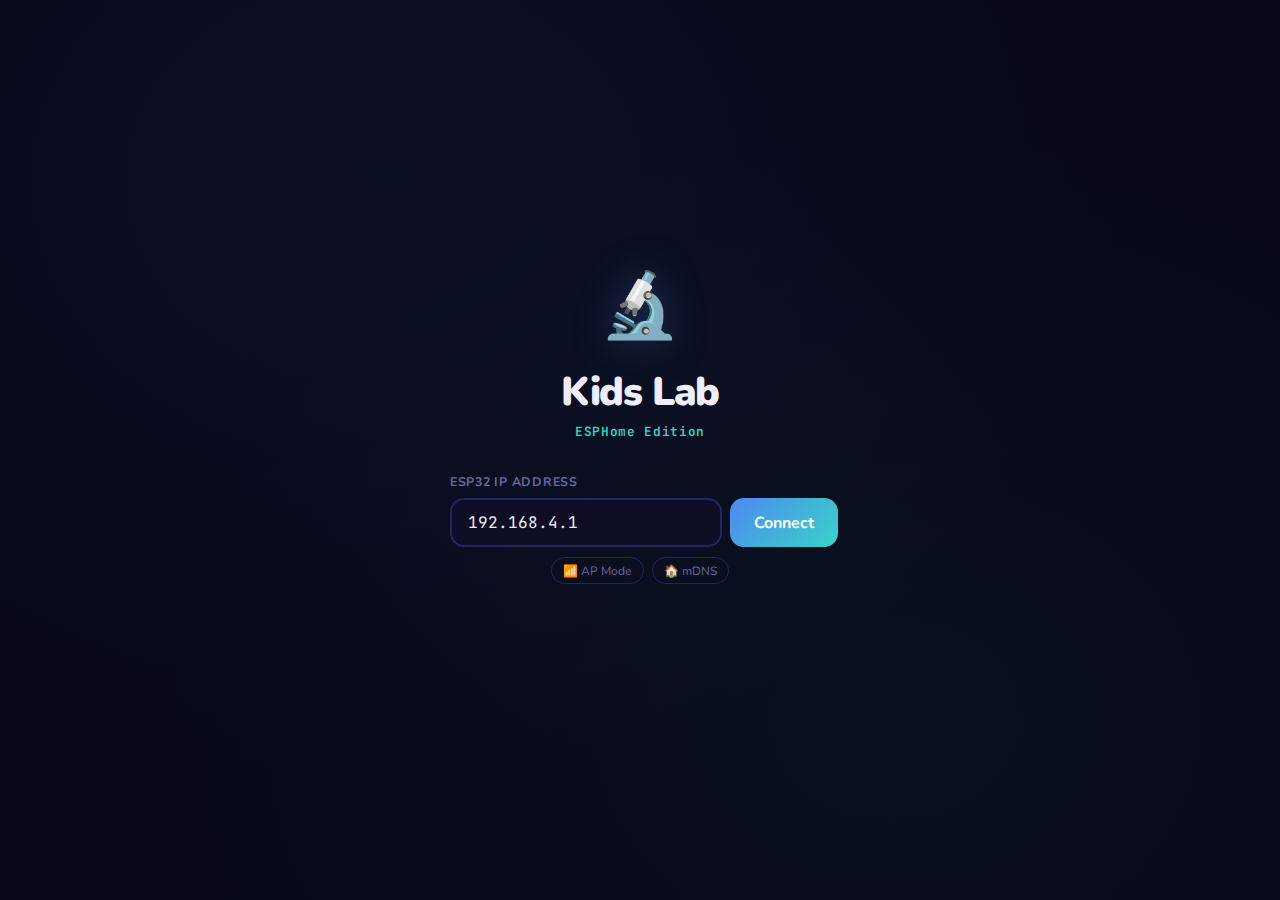
<file: www/index.html>
<!DOCTYPE html>
<html lang="en">
<head>
    <meta charset="UTF-8">
    <meta name="viewport" content="width=device-width, initial-scale=1.0, user-scalable=no">
    <title>Kids Lab 🔬 ESPHome</title>
    <link rel="preconnect" href="https://fonts.googleapis.com">
    <link href="https://fonts.googleapis.com/css2?family=JetBrains+Mono:wght@400;600&family=Nunito:wght@500;600;700;800;900&display=swap" rel="stylesheet">
    <link rel="stylesheet" href="style.css">
    <link rel="icon" href="data:image/svg+xml,<svg xmlns='http://www.w3.org/2000/svg' viewBox='0 0 100 100'><text y='.9em' font-size='90'>🔬</text></svg>">
</head>
<body>
<div id="app">

    <!-- ============================== -->
    <!-- CONNECT SCREEN                 -->
    <!-- ============================== -->
    <div id="connectScreen" class="screen active">
        <div class="connect-card">
            <div class="connect-logo">🔬</div>
            <h1>Kids Lab</h1>
            <p class="connect-sub">ESPHome Edition</p>

            <div class="connect-form">
                <label for="ipInput">ESP32 IP Address</label>
                <div class="ip-row">
                    <input type="text" id="ipInput" value="192.168.4.1" placeholder="192.168.4.1"
                           spellcheck="false" autocomplete="off">
                    <button class="btn-connect" id="btnConnect" onclick="doConnect()">
                        <span class="btn-text">Connect</span>
                        <span class="btn-spinner" style="display:none"></span>
                    </button>
                </div>
                <div class="ip-hints">
                    <button class="hint-chip" onclick="setIP('192.168.4.1')">📶 AP Mode</button>
                    <button class="hint-chip" onclick="setIP('kids-lab.local')">🏠 mDNS</button>
                </div>
            </div>

            <div id="connectStatus" class="connect-status"></div>
        </div>
    </div>

    <!-- ============================== -->
    <!-- MAIN SCREEN                    -->
    <!-- ============================== -->
    <div id="mainScreen" class="screen">

        <!-- Header -->
        <header class="app-header">
            <div class="header-left">
                <span class="header-logo">🔬</span>
                <span class="header-title">Kids Lab</span>
            </div>
            <div class="header-right">
                <div id="connBadge" class="conn-badge">
                    <span class="conn-dot"></span>
                    <span id="connLabel">--</span>
                </div>
                <button class="btn-icon" onclick="doDisconnect()" title="Disconnect">✕</button>
            </div>
        </header>

        <!-- Module Tabs -->
        <nav class="tab-bar" id="tabBar">
            <button class="tab active" data-mod="led" onclick="showMod('led')">🎨 LED</button>
            <button class="tab" data-mod="music" onclick="showMod('music')">🎵 Music</button>
            <button class="tab" data-mod="sensors" onclick="showMod('sensors')">🌡️ Sensors</button>
            <button class="tab" data-mod="servo" onclick="showMod('servo')">⚙️ Servo</button>
            <button class="tab" data-mod="log" onclick="showMod('log')">📋 Log</button>
        </nav>

        <!-- ============================== -->
        <!-- LED MODULE                     -->
        <!-- ============================== -->
        <section id="mod-led" class="module active">
            <div class="mod-header">
                <h2>🎨 LED Lab</h2>
                <p>Control the onboard LED and NeoPixel strip</p>
            </div>

            <!-- Onboard LED -->
            <div class="card">
                <h3>Onboard LED</h3>
                <div class="btn-row">
                    <button class="btn big green" onclick="api('/light/onboard_led/turn_on','POST')">💡 ON</button>
                    <button class="btn big dim" onclick="api('/light/onboard_led/turn_off','POST')">OFF</button>
                </div>
                <div class="led-indicator" id="indLed">OFF</div>
            </div>

            <!-- NeoPixel Colors -->
            <div class="card">
                <h3>NeoPixel Colors</h3>
                <div class="color-grid">
                    <button class="color-btn" style="--c:#ff0000" onclick="neoColor(255,0,0)" title="Red"></button>
                    <button class="color-btn" style="--c:#ff8800" onclick="neoColor(255,136,0)" title="Orange"></button>
                    <button class="color-btn" style="--c:#ffff00" onclick="neoColor(255,255,0)" title="Yellow"></button>
                    <button class="color-btn" style="--c:#00ff00" onclick="neoColor(0,255,0)" title="Green"></button>
                    <button class="color-btn" style="--c:#00ffff" onclick="neoColor(0,255,255)" title="Cyan"></button>
                    <button class="color-btn" style="--c:#0088ff" onclick="neoColor(0,136,255)" title="Blue"></button>
                    <button class="color-btn" style="--c:#8800ff" onclick="neoColor(136,0,255)" title="Purple"></button>
                    <button class="color-btn" style="--c:#ff00ff" onclick="neoColor(255,0,255)" title="Pink"></button>
                    <button class="color-btn" style="--c:#ffffff" onclick="neoColor(255,255,255)" title="White"></button>
                    <button class="color-btn off-btn" onclick="api('/light/neopixels/turn_off','POST')" title="Off">✕</button>
                </div>

                <label class="slider-label">Brightness</label>
                <input type="range" class="slider" id="neoBrightness" min="1" max="255" value="200"
                       oninput="neoColorFromPicker()">

                <label class="slider-label">Custom Color</label>
                <input type="color" id="neoCustomColor" value="#ff0088" class="color-picker"
                       oninput="neoColorFromPicker()">
            </div>

            <!-- NeoPixel Effects -->
            <div class="card">
                <h3>NeoPixel Effects</h3>
                <div class="btn-row wrap">
                    <button class="btn effect" onclick="neoEffect('Rainbow')">🌈 Rainbow</button>
                    <button class="btn effect" onclick="neoEffect('Color Wipe')">🎨 Wipe</button>
                    <button class="btn effect" onclick="neoEffect('Pulse')">💓 Pulse</button>
                    <button class="btn effect" onclick="neoEffect('Strobe')">⚡ Strobe</button>
                    <button class="btn dim" onclick="neoEffect('None')">Stop Effect</button>
                </div>
            </div>
        </section>

        <!-- ============================== -->
        <!-- MUSIC MODULE                   -->
        <!-- ============================== -->
        <section id="mod-music" class="module">
            <div class="mod-header">
                <h2>🎵 Music Maker</h2>
                <p>Play melodies and tones on the buzzer</p>
            </div>

            <!-- Melodies -->
            <div class="card">
                <h3>Melodies</h3>
                <div class="btn-row wrap">
                    <button class="btn melody" onclick="api('/button/play_mario/press','POST')">🍄 Mario</button>
                    <button class="btn melody" onclick="api('/button/play_starwars/press','POST')">⭐ Star Wars</button>
                    <button class="btn melody" onclick="api('/button/play_beep/press','POST')">🔔 Beep</button>
                    <button class="btn dim" onclick="api('/button/stop_buzzer/press','POST')">🔇 Stop</button>
                </div>
            </div>

            <!-- Piano -->
            <div class="card">
                <h3>Piano</h3>
                <p class="card-hint">Each key sends an RTTTL single-note command</p>
                <div class="piano">
                    <div class="piano-octave">
                        <button class="piano-key white" onpointerdown="playNote('c5')" data-note="C">C</button>
                        <button class="piano-key black" onpointerdown="playNote('c#5')" data-note="C#"></button>
                        <button class="piano-key white" onpointerdown="playNote('d5')" data-note="D">D</button>
                        <button class="piano-key black" onpointerdown="playNote('d#5')" data-note="D#"></button>
                        <button class="piano-key white" onpointerdown="playNote('e5')" data-note="E">E</button>
                        <button class="piano-key white" onpointerdown="playNote('f5')" data-note="F">F</button>
                        <button class="piano-key black" onpointerdown="playNote('f#5')" data-note="F#"></button>
                        <button class="piano-key white" onpointerdown="playNote('g5')" data-note="G">G</button>
                        <button class="piano-key black" onpointerdown="playNote('g#5')" data-note="G#"></button>
                        <button class="piano-key white" onpointerdown="playNote('a5')" data-note="A">A</button>
                        <button class="piano-key black" onpointerdown="playNote('a#5')" data-note="A#"></button>
                        <button class="piano-key white" onpointerdown="playNote('b5')" data-note="B">B</button>
                        <button class="piano-key white" onpointerdown="playNote('c6')" data-note="C+">C+</button>
                    </div>
                </div>
            </div>
        </section>

        <!-- ============================== -->
        <!-- SENSORS MODULE                 -->
        <!-- ============================== -->
        <section id="mod-sensors" class="module">
            <div class="mod-header">
                <h2>🌡️ Sensor Explorer</h2>
                <p>Real-time data streaming via Server-Sent Events</p>
            </div>

            <div class="sensor-grid">
                <div class="sensor-card" id="cardTemp">
                    <div class="sensor-icon">🌡️</div>
                    <div class="sensor-value" id="valTemp">--</div>
                    <div class="sensor-label">Temperature</div>
                    <div class="sensor-bar"><div class="sensor-fill" id="fillTemp" style="width:0%"></div></div>
                </div>
                <div class="sensor-card" id="cardHum">
                    <div class="sensor-icon">💧</div>
                    <div class="sensor-value" id="valHum">--</div>
                    <div class="sensor-label">Humidity</div>
                    <div class="sensor-bar"><div class="sensor-fill hum" id="fillHum" style="width:0%"></div></div>
                </div>
                <div class="sensor-card" id="cardLight">
                    <div class="sensor-icon">☀️</div>
                    <div class="sensor-value" id="valLight">--</div>
                    <div class="sensor-label">Light Level</div>
                    <div class="sensor-bar"><div class="sensor-fill light" id="fillLight" style="width:0%"></div></div>
                </div>
                <div class="sensor-card" id="cardBtn">
                    <div class="sensor-icon">🔘</div>
                    <div class="sensor-value" id="valBtn">--</div>
                    <div class="sensor-label">Boot Button</div>
                </div>
                <div class="sensor-card" id="cardBtn2">
                    <div class="sensor-icon">🟢</div>
                    <div class="sensor-value" id="valBtn2">--</div>
                    <div class="sensor-label">Push Button</div>
                </div>
                <div class="sensor-card" id="cardUptime">
                    <div class="sensor-icon">⏱️</div>
                    <div class="sensor-value" id="valUptime">--</div>
                    <div class="sensor-label">Uptime</div>
                </div>
            </div>

            <div class="card" style="margin-top:1rem">
                <div class="sse-status">
                    <span class="sse-dot" id="sseDot"></span>
                    <span id="sseLabel">Event stream not connected</span>
                </div>
            </div>
        </section>

        <!-- ============================== -->
        <!-- SERVO MODULE                   -->
        <!-- ============================== -->
        <section id="mod-servo" class="module">
            <div class="mod-header">
                <h2>⚙️ Servo Control</h2>
                <p>Move the servo by dragging the slider or tapping presets</p>
            </div>

            <div class="card">
                <h3>Servo Angle</h3>
                <div class="servo-display">
                    <div class="servo-gauge" id="servoGauge">
                        <div class="servo-needle" id="servoNeedle"></div>
                        <div class="servo-center"></div>
                    </div>
                    <div class="servo-value" id="servoVal">0°</div>
                </div>
                <input type="range" class="slider servo-slider" id="servoSlider" min="-100" max="100" value="0"
                       oninput="onServoSlider(this.value)">
                <div class="btn-row wrap" style="margin-top:0.8rem">
                    <button class="btn small" onclick="setServo(-100)">◀ -100</button>
                    <button class="btn small" onclick="setServo(-50)">-50</button>
                    <button class="btn small green" onclick="setServo(0)">Center</button>
                    <button class="btn small" onclick="setServo(50)">50</button>
                    <button class="btn small" onclick="setServo(100)">100 ▶</button>
                </div>
            </div>

            <div class="card">
                <h3>Sweep Animation</h3>
                <div class="btn-row">
                    <button class="btn" id="btnSweep" onclick="toggleSweep()">▶ Start Sweep</button>
                </div>
            </div>
        </section>

        <!-- ============================== -->
        <!-- LOG MODULE                     -->
        <!-- ============================== -->
        <section id="mod-log" class="module">
            <div class="mod-header">
                <h2>📋 Event Log</h2>
                <p>All API calls and SSE events</p>
            </div>

            <div class="card">
                <div class="log-controls">
                    <input type="text" id="apiInput" placeholder="e.g. /light/onboard_led/turn_on"
                           spellcheck="false" onkeydown="if(event.key==='Enter')sendCustomAPI()">
                    <select id="apiMethod">
                        <option value="POST">POST</option>
                        <option value="GET">GET</option>
                    </select>
                    <button class="btn" onclick="sendCustomAPI()">Send</button>
                </div>
                <div class="log-toolbar">
                    <label><input type="checkbox" id="logSSE" checked> Show SSE events</label>
                    <button class="btn small dim" onclick="clearLog()">Clear</button>
                </div>
                <div id="logBox" class="log-box"></div>
            </div>
        </section>

    </div><!-- /mainScreen -->
</div><!-- /app -->

<script src="app.js"></script>
</body>
</html>
</file>
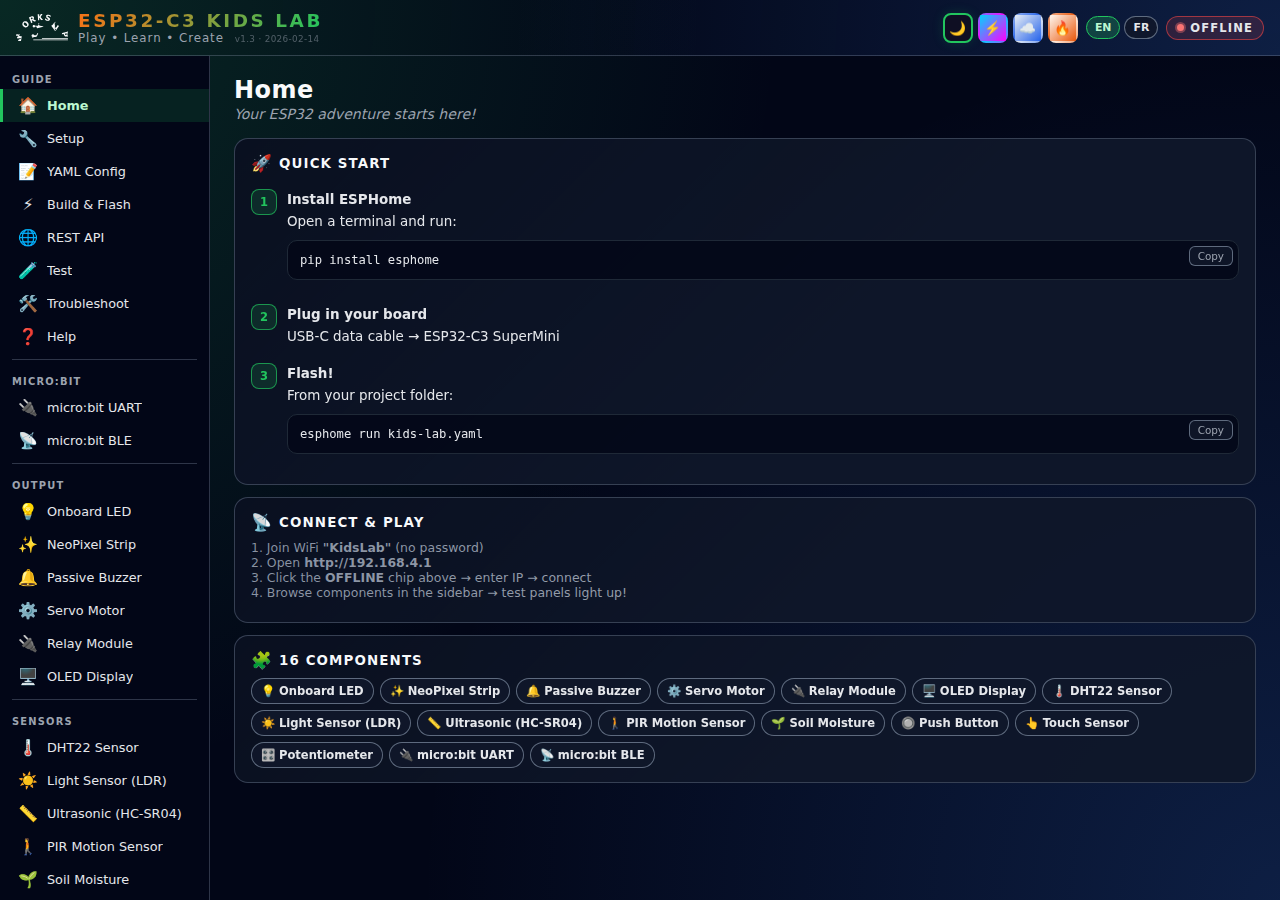
<file: esphome-kids-lab.html>
<!DOCTYPE html>
<html lang="en" dir="ltr" data-theme="stealth">
<head>
<meta charset="UTF-8">
<meta name="viewport" content="width=device-width, initial-scale=1.0, user-scalable=no">
<title>Kids Lab — ESPHome Guide v1.3</title>
<style>
/* ============================================================
   CSS VARIABLES — 4 themes from bit-playground
   ============================================================ */
:root {
    --bg-color:#020617;--panel-bg:#020617;--card-bg:rgba(15,23,42,0.96);--card-border:rgba(148,163,184,0.3);
    --accent:#22c55e;--accent-soft:rgba(34,197,94,0.15);--accent-strong:rgba(34,197,94,0.7);--accent2:#3b82f6;
    --danger:#f97373;--muted:#9ca3af;--text:#f9fafb;--text-secondary:#e5e7eb;--border:#1f2937;
    --pill-bg:rgba(15,23,42,0.9);--pill-border:rgba(148,163,184,0.6);--input-bg:rgba(15,23,42,0.6);
    --glow1:rgba(34,197,94,0.18);--glow2:rgba(59,130,246,0.2);
    --body-glow1:rgba(34,197,94,0.18);--body-glow2:rgba(59,130,246,0.2);
    --btn-primary-bg:linear-gradient(135deg,#22c55e,#16a34a);--btn-primary-text:#fff;--btn-primary-border:rgba(34,197,94,0.8);
    --connected-bg:rgba(34,197,94,0.25);--connected-border:rgba(34,197,94,0.9);--connected-text:#bbf7d0;--connected-dot:#22c55e;
    --disconnected-bg:rgba(239,68,68,0.15);--disconnected-border:rgba(239,68,68,0.6);--disconnected-dot:#f97373;
    --shadow-color:rgba(15,23,42,0.85);
}
[data-theme="neon"] {
    --bg-color:#0a0a1a;--panel-bg:#0a0a1a;--card-bg:rgba(18,18,42,0.96);--card-border:rgba(100,100,255,0.25);
    --accent:#00d4ff;--accent-soft:rgba(0,212,255,0.15);--accent-strong:rgba(0,212,255,0.7);--accent2:#ff00ff;
    --danger:#ff3366;--muted:#8888bb;--text:#eeeeff;--text-secondary:#ccccee;--border:#1a1a3a;
    --pill-bg:rgba(18,18,42,0.9);--pill-border:rgba(100,100,255,0.4);--input-bg:rgba(18,18,42,0.6);
    --glow1:rgba(0,212,255,0.2);--glow2:rgba(255,0,255,0.15);--body-glow1:rgba(0,212,255,0.2);--body-glow2:rgba(255,0,255,0.15);
    --btn-primary-bg:linear-gradient(135deg,#00d4ff,#0088ff);--btn-primary-text:#fff;--btn-primary-border:rgba(0,212,255,0.8);
    --connected-bg:rgba(0,212,255,0.2);--connected-border:rgba(0,212,255,0.9);--connected-text:#99eeff;--connected-dot:#00d4ff;
    --disconnected-bg:rgba(255,51,102,0.15);--disconnected-border:rgba(255,51,102,0.6);--disconnected-dot:#ff3366;
    --shadow-color:rgba(10,10,26,0.9);
}
[data-theme="arctic"] {
    --bg-color:#e8eef4;--panel-bg:#f0f4f8;--card-bg:rgba(255,255,255,0.95);--card-border:rgba(100,130,170,0.25);
    --accent:#2563eb;--accent-soft:rgba(37,99,235,0.12);--accent-strong:rgba(37,99,235,0.6);--accent2:#06b6d4;
    --danger:#dc2626;--muted:#64748b;--text:#1e293b;--text-secondary:#475569;--border:#cbd5e1;
    --pill-bg:rgba(255,255,255,0.9);--pill-border:rgba(100,130,170,0.3);--input-bg:rgba(241,245,249,0.9);
    --glow1:rgba(37,99,235,0.08);--glow2:rgba(6,182,212,0.06);--body-glow1:rgba(37,99,235,0.1);--body-glow2:rgba(6,182,212,0.08);
    --btn-primary-bg:linear-gradient(135deg,#2563eb,#3b82f6);--btn-primary-text:#fff;--btn-primary-border:rgba(37,99,235,0.7);
    --connected-bg:rgba(22,163,74,0.12);--connected-border:rgba(22,163,74,0.6);--connected-text:#15803d;--connected-dot:#22c55e;
    --disconnected-bg:rgba(220,38,38,0.08);--disconnected-border:rgba(220,38,38,0.4);--disconnected-dot:#dc2626;
    --shadow-color:rgba(100,116,139,0.15);
}
[data-theme="blaze"] {
    --bg-color:#fdf2e9;--panel-bg:#fef7f0;--card-bg:rgba(255,255,255,0.95);--card-border:rgba(194,120,60,0.2);
    --accent:#ea580c;--accent-soft:rgba(234,88,12,0.1);--accent-strong:rgba(234,88,12,0.6);--accent2:#dc2626;
    --danger:#dc2626;--muted:#78716c;--text:#292524;--text-secondary:#57534e;--border:#e7e5e4;
    --pill-bg:rgba(255,255,255,0.9);--pill-border:rgba(194,120,60,0.25);--input-bg:rgba(254,243,230,0.9);
    --glow1:rgba(234,88,12,0.06);--glow2:rgba(220,38,38,0.04);--body-glow1:rgba(234,88,12,0.1);--body-glow2:rgba(250,204,21,0.08);
    --btn-primary-bg:linear-gradient(135deg,#ea580c,#f97316);--btn-primary-text:#fff;--btn-primary-border:rgba(234,88,12,0.7);
    --connected-bg:rgba(22,163,74,0.1);--connected-border:rgba(22,163,74,0.5);--connected-text:#15803d;--connected-dot:#22c55e;
    --disconnected-bg:rgba(220,38,38,0.08);--disconnected-border:rgba(220,38,38,0.4);--disconnected-dot:#dc2626;
    --shadow-color:rgba(120,113,108,0.12);
}

/* ============================================================
   BASE STYLES
   ============================================================ */
*{box-sizing:border-box;margin:0;padding:0}
body{min-height:100vh;min-height:100dvh;background:radial-gradient(circle at top left,var(--body-glow1),transparent 50%),radial-gradient(circle at bottom right,var(--body-glow2),transparent 55%),var(--bg-color);background-attachment:fixed;color:var(--text);font-family:system-ui,-apple-system,BlinkMacSystemFont,"SF Pro Text","Segoe UI",sans-serif;overflow:hidden}
a{color:var(--accent);text-decoration:none}
::-webkit-scrollbar{width:5px}::-webkit-scrollbar-track{background:transparent}::-webkit-scrollbar-thumb{background:var(--border);border-radius:9px}

/* ============================================================
   APP SHELL
   ============================================================ */
.app{display:flex;flex-direction:column;height:100vh;height:100dvh;max-width:1280px;margin:0 auto;width:100%;overflow:hidden}

/* Header */
.header{padding:10px 16px;display:flex;align-items:center;justify-content:space-between;gap:10px;flex-shrink:0;border-bottom:1px solid var(--card-border);background:radial-gradient(circle at top left,var(--glow1),transparent 55%),radial-gradient(circle at bottom right,var(--glow2),transparent 60%),var(--panel-bg);flex-wrap:wrap}
.title-block{display:flex;align-items:center;gap:10px}
.site-logo{width:52px;height:auto;transition:transform .5s,filter .5s}
.site-logo:hover{transform:rotate(12deg) scale(1.1);filter:drop-shadow(0 0 6px var(--accent))}
.title-block h1{font-size:1.15rem;letter-spacing:.14em;text-transform:uppercase;background:linear-gradient(120deg,#f97316,#22c55e,#38bdf8);background-size:200% 200%;-webkit-background-clip:text;background-clip:text;color:transparent;animation:shimmer 4s ease-in-out infinite;white-space:nowrap}
@keyframes shimmer{0%,100%{background-position:0% 50%}50%{background-position:100% 50%}}
.title-block .subtitle{font-size:.74rem;color:var(--muted);letter-spacing:.08em}
.header-right{display:flex;align-items:center;gap:8px;flex-wrap:wrap}

/* Theme buttons */
.theme-group{display:flex;gap:5px;align-items:center}
.theme-btn{width:30px;height:30px;border-radius:8px;border:2px solid transparent;cursor:pointer;font-size:.85rem;display:flex;align-items:center;justify-content:center;transition:all .25s;background:var(--pill-bg);padding:0}
.theme-btn:hover{transform:scale(1.15);box-shadow:none}
.theme-btn.active{border-color:var(--accent);box-shadow:0 0 12px var(--accent-soft)}
.theme-btn[data-theme="stealth"]{background:#0f0f23}
.theme-btn[data-theme="neon"]{background:linear-gradient(135deg,#00d4ff,#ff00ff)}
.theme-btn[data-theme="arctic"]{background:linear-gradient(135deg,#e8eef4,#2563eb)}
.theme-btn[data-theme="blaze"]{background:linear-gradient(135deg,#fef7f0,#ea580c)}

/* Lang pills */
.lang-group{display:flex;gap:4px}
.lang-btn{padding:4px 8px;border-radius:999px;border:1px solid var(--pill-border);background:var(--pill-bg);color:var(--text-secondary);font-size:.68rem;font-weight:600;cursor:pointer;transition:all .2s;font-family:inherit}
.lang-btn.active{background:var(--connected-bg);border-color:var(--accent);color:var(--connected-text)}

/* Connection chip */
.chip{display:inline-flex;align-items:center;gap:6px;border-radius:999px;border:1px solid var(--disconnected-border);padding:4px 10px;background:var(--disconnected-bg);font-size:.72rem;text-transform:uppercase;letter-spacing:.1em;color:var(--text-secondary);cursor:pointer;transition:all .25s;font-weight:600;font-family:inherit}
.chip.connected{border-color:var(--connected-border);background:var(--connected-bg);color:var(--connected-text);box-shadow:0 0 14px var(--accent-soft)}
.chip-dot{width:7px;height:7px;border-radius:999px;background:var(--disconnected-dot);box-shadow:0 0 0 2px rgba(248,113,113,.4)}
.chip.connected .chip-dot{background:var(--connected-dot);box-shadow:0 0 0 3px var(--accent-soft),0 0 14px var(--accent-strong);animation:dot-pulse 2s infinite}
@keyframes dot-pulse{0%,100%{opacity:1}50%{opacity:.4}}

/* ============================================================
   LAYOUT — sidebar + main
   ============================================================ */
.layout{display:flex;flex:1;min-height:0;overflow:hidden}

/* Sidebar */
.sidebar{width:210px;flex-shrink:0;overflow-y:auto;border-right:1px solid var(--card-border);background:var(--panel-bg);padding:8px 0}
.sidebar-cat{padding:10px 12px 4px;font-size:.62rem;text-transform:uppercase;letter-spacing:.12em;color:var(--muted);font-weight:700}
.sidebar-item{display:flex;align-items:center;gap:8px;padding:7px 14px;font-size:.8rem;color:var(--text-secondary);cursor:pointer;transition:all .12s;border-left:3px solid transparent;font-weight:500}
.sidebar-item:hover{background:var(--accent-soft);color:var(--text)}
.sidebar-item.active{background:var(--accent-soft);color:var(--connected-text);border-left-color:var(--accent);font-weight:700}
.sidebar-item .si-icon{font-size:1rem;width:22px;text-align:center;flex-shrink:0}
.sidebar-item .si-label{white-space:nowrap;overflow:hidden;text-overflow:ellipsis}
.sidebar-item .si-status{margin-left:auto;font-size:.6rem;padding:2px 5px;border-radius:99px;background:var(--accent-soft);color:var(--accent);font-weight:700;display:none}
.sidebar-item .si-status.live{display:inline-block}

/* Sidebar divider */
.sidebar-div{height:1px;background:var(--card-border);margin:6px 12px}

/* ============================================================
   MAIN CONTENT
   ============================================================ */
.main{flex:1;overflow-y:auto;padding:20px 24px 40px;min-width:0}

/* Guide page */
.page-title{font-size:1.5rem;font-weight:800;letter-spacing:.02em;margin-bottom:2px}
.page-tagline{font-size:.88rem;color:var(--muted);margin-bottom:16px;font-style:italic}

/* Cards */
.card{border-radius:14px;border:1px solid var(--card-border);background:var(--card-bg);padding:14px 16px;margin-bottom:12px;position:relative;overflow:hidden;transition:border-color .15s,box-shadow .15s,transform .15s}
.card::before{content:"";position:absolute;inset:0;pointer-events:none;background:linear-gradient(135deg,rgba(15,23,42,.4),transparent 60%);mix-blend-mode:soft-light}
.card:hover{border-color:var(--accent-soft);transform:translateY(-1px)}
.card-title{font-size:.84rem;letter-spacing:.08em;font-weight:700;text-transform:uppercase;display:flex;align-items:center;gap:6px;margin-bottom:8px}
.card-title .icon{font-size:1.05rem}
.card-sub{font-size:.78rem;color:var(--muted);margin-bottom:8px}

/* Code blocks */
.code-block{position:relative;margin:8px 0}
.code-block pre{background:rgba(2,6,23,.8);border:1px solid var(--border);border-radius:10px;padding:10px 12px;font-family:"SF Mono",ui-monospace,Menlo,Monaco,Consolas,monospace;font-size:.76rem;line-height:1.5;overflow-x:auto;color:var(--text-secondary)}
.code-block .copy-btn{position:absolute;top:6px;right:6px;padding:3px 8px;border-radius:6px;border:1px solid var(--pill-border);background:var(--pill-bg);color:var(--muted);font-size:.65rem;cursor:pointer;font-family:inherit;transition:all .15s}
.code-block .copy-btn:hover{color:var(--accent);border-color:var(--accent)}
[data-theme="arctic"] .code-block pre,[data-theme="blaze"] .code-block pre{background:rgba(0,0,0,.05)}

/* YAML syntax */
.y-k{color:#22c55e}.y-v{color:#38bdf8}.y-c{color:#6b7280;font-style:italic}.y-s{color:#fbbf24}.y-n{color:#f97316}

/* Buttons */
.btn{border:none;border-radius:999px;padding:8px 14px;font-size:.78rem;font-weight:600;cursor:pointer;display:inline-flex;align-items:center;gap:6px;background:var(--pill-bg);color:var(--text-secondary);border:1.5px solid var(--pill-border);transition:all .2s cubic-bezier(.34,1.56,.64,1);font-family:inherit;position:relative;overflow:hidden}
.btn:hover:not(:disabled){transform:translateY(-2px) scale(1.03);filter:brightness(1.08)}
.btn:active:not(:disabled){transform:translateY(0) scale(.97);transition-duration:.08s}
.btn:disabled{opacity:.4;cursor:default}
.btn.primary{background:var(--btn-primary-bg);color:var(--btn-primary-text);border-color:var(--btn-primary-border);box-shadow:0 4px 16px var(--accent-soft)}
.btn.danger{background:rgba(239,68,68,.15);border-color:rgba(239,68,68,.5);color:#f97373}
.btn.small{padding:5px 9px;font-size:.72rem}
.btn-icon-only{width:34px;height:34px;padding:0;display:flex;align-items:center;justify-content:center;font-size:1rem}

/* Accordion */
.acc{border-radius:10px;border:1px solid var(--card-border);margin-bottom:6px;overflow:hidden;background:var(--card-bg)}
.acc-head{padding:10px 14px;cursor:pointer;display:flex;align-items:center;gap:8px;font-size:.82rem;font-weight:600;transition:background .15s}
.acc-head:hover{background:var(--accent-soft)}
.acc-arrow{transition:transform .2s;font-size:.7rem;color:var(--muted)}
.acc.open .acc-arrow{transform:rotate(90deg)}
.acc-body{display:none;padding:0 14px 12px;font-size:.82rem;line-height:1.6;color:var(--text-secondary)}
.acc.open .acc-body{display:block}

/* Test panel */
.test-panel{border-radius:12px;border:1px solid var(--accent-soft);background:radial-gradient(circle at top left,var(--accent-soft),transparent 70%),var(--card-bg);padding:14px 16px;margin-bottom:12px}
.test-panel.offline{opacity:.45;pointer-events:none}
.test-panel .tp-head{display:flex;align-items:center;justify-content:space-between;margin-bottom:10px;font-size:.76rem;font-weight:700;text-transform:uppercase;letter-spacing:.08em}
.tp-status{font-size:.65rem;padding:3px 8px;border-radius:99px;font-weight:700;letter-spacing:.06em}
.tp-status.live{background:var(--connected-bg);color:var(--connected-text);border:1px solid var(--connected-border)}
.tp-status.off{background:var(--disconnected-bg);color:var(--danger);border:1px solid var(--disconnected-border)}

/* Action buttons row */
.action-row{display:flex;gap:8px;flex-wrap:wrap}
.action-btn{padding:10px 20px;border-radius:12px;border:1.5px solid var(--pill-border);background:var(--pill-bg);color:var(--text);font-size:.9rem;font-weight:700;cursor:pointer;transition:all .15s;display:flex;align-items:center;gap:6px;font-family:inherit}
.action-btn:hover{transform:translateY(-2px);border-color:var(--accent);box-shadow:0 4px 16px var(--accent-soft)}
.action-btn:active{transform:scale(.96)}
.action-btn.on{background:var(--btn-primary-bg);border-color:var(--btn-primary-border);color:#fff}

/* Slider control */
.slider-wrap{margin:8px 0}
.slider-wrap label{font-size:.72rem;color:var(--muted);text-transform:uppercase;letter-spacing:.06em;font-weight:600}
.slider-row{display:flex;align-items:center;gap:10px;margin-top:4px}
.slider-row input[type="range"]{flex:1;height:6px;border-radius:3px;background:var(--border);-webkit-appearance:none;outline:none}
.slider-row input[type="range"]::-webkit-slider-thumb{-webkit-appearance:none;width:20px;height:20px;border-radius:50%;background:var(--accent);cursor:pointer;border:2px solid var(--bg-color);box-shadow:0 0 8px var(--accent-soft)}
.slider-val{font-family:monospace;font-size:.82rem;color:var(--text);font-weight:700;min-width:40px;text-align:right}

/* Monitor display */
.monitor-grid{display:grid;grid-template-columns:repeat(auto-fit,minmax(120px,1fr));gap:10px}
.monitor-item{text-align:center;padding:12px 8px;border-radius:10px;background:rgba(15,23,42,.6);border:1px solid var(--border)}
.monitor-icon{font-size:1.6rem;margin-bottom:4px}
.monitor-val{font-size:1.5rem;font-weight:900;font-family:monospace;color:var(--text);line-height:1.1}
.monitor-label{font-size:.65rem;color:var(--muted);text-transform:uppercase;letter-spacing:.06em;margin-top:3px;font-weight:600}
.monitor-bar{height:4px;border-radius:2px;background:var(--border);margin-top:6px;overflow:hidden}
.monitor-bar-fill{height:100%;border-radius:2px;background:var(--accent);transition:width .5s ease;width:0}
[data-theme="arctic"] .monitor-item,[data-theme="blaze"] .monitor-item{background:rgba(0,0,0,.03)}

/* Color grid */
.color-dots{display:flex;gap:8px;flex-wrap:wrap}
.color-dot{width:36px;height:36px;border-radius:10px;border:2px solid rgba(255,255,255,.1);cursor:pointer;transition:transform .12s,border-color .12s}
.color-dot:hover{transform:scale(1.15);border-color:rgba(255,255,255,.4)}
.color-dot:active{transform:scale(.95)}
.color-dot.off{background:var(--border)!important;display:flex;align-items:center;justify-content:center;font-size:.8rem;color:var(--muted)}

/* Wiring block */
.wiring{font-family:monospace;font-size:.78rem;line-height:1.7;padding:10px 12px;border-radius:8px;background:rgba(2,6,23,.6);border:1px solid var(--border);color:var(--accent)}
[data-theme="arctic"] .wiring,[data-theme="blaze"] .wiring{background:rgba(0,0,0,.04)}

/* Steps list */
.steps{counter-reset:step}
.step{counter-increment:step;padding:8px 0 8px 36px;position:relative;font-size:.84rem;color:var(--text-secondary);line-height:1.6}
.step::before{content:counter(step);position:absolute;left:0;top:8px;width:24px;height:24px;border-radius:8px;background:var(--accent-soft);color:var(--accent);font-size:.72rem;font-weight:800;display:flex;align-items:center;justify-content:center;border:1px solid var(--accent-strong)}

/* Hints */
.hint-box{border-radius:10px;padding:10px 12px;margin:8px 0;border-left:3px solid;font-size:.82rem;line-height:1.5}
.hint-box.tip{background:rgba(34,197,94,.06);border-color:#22c55e;color:var(--text-secondary)}
.hint-box.warn{background:rgba(240,160,64,.06);border-color:#f0a040;color:var(--text-secondary)}
.hint-box.danger{background:rgba(240,96,96,.06);border-color:#f06060;color:var(--text-secondary)}
.hint-box strong{display:block;margin-bottom:2px;color:var(--text)}

/* Stars */
.stars{color:var(--accent);font-size:.7rem;letter-spacing:2px}

/* OS Tabs */
.os-tabs{display:flex;gap:0;border-bottom:1px solid var(--border);margin:8px 0 0}
.os-tab{padding:6px 14px;font-size:.76rem;font-weight:600;color:var(--muted);cursor:pointer;border-bottom:2px solid transparent;transition:all .15s;background:none;border-top:none;border-left:none;border-right:none;font-family:inherit}
.os-tab.active{color:var(--accent);border-bottom-color:var(--accent)}
.os-panel{display:none;padding:10px 0}
.os-panel.active{display:block}

/* ============================================================
   MOBILE
   ============================================================ */
.mobile-bar{display:none;flex-shrink:0;overflow-x:auto;border-bottom:1px solid var(--card-border);background:var(--panel-bg);padding:4px 8px;gap:4px;-webkit-overflow-scrolling:touch;scrollbar-width:none}
.mobile-bar::-webkit-scrollbar{display:none}
.mobile-pill{padding:6px 12px;border-radius:999px;border:1px solid var(--pill-border);background:var(--pill-bg);color:var(--text-secondary);font-size:.72rem;font-weight:600;cursor:pointer;white-space:nowrap;transition:all .15s;font-family:inherit;flex-shrink:0}
.mobile-pill.active{background:var(--connected-bg);border-color:var(--accent);color:var(--connected-text)}
.menu-toggle{display:none;width:36px;height:36px;border-radius:8px;border:1px solid var(--pill-border);background:var(--pill-bg);color:var(--text);font-size:1.1rem;cursor:pointer;align-items:center;justify-content:center;font-family:inherit;padding:0}

/* Connection overlay */
.conn-overlay{display:none;position:fixed;inset:0;background:rgba(0,0,0,.6);z-index:200;align-items:center;justify-content:center;padding:20px}
.conn-overlay.open{display:flex}
.conn-card{background:var(--card-bg);border:1px solid var(--card-border);border-radius:16px;padding:24px;width:100%;max-width:360px;text-align:center}
.conn-card h3{font-size:1.1rem;margin-bottom:4px}
.conn-card .sub{font-size:.8rem;color:var(--muted);margin-bottom:16px}
.conn-card input{width:100%;padding:10px 14px;border-radius:10px;border:1.5px solid var(--card-border);background:var(--input-bg);color:var(--text);font-family:monospace;font-size:1rem;text-align:center;outline:none;margin-bottom:10px}
.conn-card input:focus{border-color:var(--accent-strong);box-shadow:0 0 0 2px var(--accent-soft)}
.conn-card .conn-btns{display:flex;gap:8px;justify-content:center}
.conn-msg{font-size:.78rem;margin-top:10px;min-height:20px}
.conn-msg.err{color:var(--danger)}
.conn-msg.ok{color:var(--accent)}

@media(max-width:768px){
    .sidebar{display:none}
    .mobile-bar{display:flex}
    .menu-toggle{display:flex}
    .main{padding:14px 12px 30px}
    .page-title{font-size:1.2rem}
    .title-block h1{font-size:.95rem!important;letter-spacing:.1em}
    .title-block .subtitle{display:none}
    .header{padding:8px 10px}
    .theme-btn{width:26px;height:26px;font-size:.75rem}
}
@media(max-width:480px){
    .action-btn{padding:8px 14px;font-size:.82rem}
    .color-dot{width:30px;height:30px}
    .monitor-grid{grid-template-columns:repeat(2,1fr)}
    .header-right{gap:5px}
}
.ver{font-size:.55rem;color:var(--muted);opacity:.5;letter-spacing:.04em;font-weight:400;margin-left:6px;white-space:nowrap}
</style>
</head>
<body>
<div class="app">

<!-- ============================================================
     HEADER
     ============================================================ -->
<div class="header">
    <div class="title-block">
        <button class="menu-toggle" onclick="toggleSidebar()" title="Menu">☰</button>
        <svg class="site-logo" viewBox="-92.820084 179.975632 6 3.214096" xmlns="http://www.w3.org/2000/svg"><g fill="currentColor" fill-rule="evenodd"><path d="M-90.269 180.707c0-.003-.012-.152-.024-.331-.012-.179-.023-.334-.024-.344l-.002-.018h.023c.012 0 .037-.002.055-.004.018-.002.049-.004.068-.005l.035-.002-.009.128c-.005.071-.01.139-.011.151l-.002.022.06-.098c.034-.053.078-.125.099-.158l.037-.06.036-.003c.02-.001.058-.004.086-.006.027-.002.058-.004.067-.003l.016.001-.112.169-.112.169.141.176c.078.096.141.177.141.178 0 .002-.002.003-.004.003-.017 0-.197.012-.202.014-.004.001-.035-.035-.11-.132-.057-.073-.105-.133-.107-.132-.002.001-.009.012-.015.023l-.012.021.008.115c.006.085.007.116.004.118-.006.003-.043.007-.117.01-.047.002-.057.001-.059-.004z"/><path d="M-89.191 180.769c-.077-.016-.12-.029-.169-.052-.034-.017-.112-.066-.121-.077-.004-.005-.002-.012.035-.147.006-.023.018-.02.042.01.054.069.137.12.215.133.036.006.039.006.06 0 .036-.012.054-.038.047-.07-.004-.022-.04-.051-.101-.083-.072-.038-.094-.052-.127-.083a.2.2 0 00-.057-.182c.017-.082.068-.133.159-.158.039-.01.108-.011.154-.001.073.016.147.047.21.088.033.022.036.025.034.034-.001.005-.011.04-.021.078-.018.065-.019.067-.028.066-.005 0-.013-.006-.017-.012-.011-.016-.058-.06-.077-.074a.27.27 0 00-.162-.054c-.053.005-.083.042-.064.081.009.019.033.036.098.071.104.055.155.098.178.149.013.028.016.08.007.117-.028.108-.117.171-.242.17-.02 0-.045-.002-.055-.004z"/><path d="M-91.104 180.904c-.031-.069-.095-.212-.142-.318-.048-.106-.086-.194-.086-.194.002-.002.083-.039.197-.089.054-.024.113-.048.131-.054.08-.025.155-.014.204.031.024.021.042.051.057.094a.24.24 0 01-.01.071c-.001.031-.003.042-.011.064-.012.03-.031.065-.039.072-.003.003-.006.006-.006.008 0 .003.036.023.205.11.061.032.115.06.119.063.009.006.005.008-.085.048-.052.023-.098.042-.103.043-.004 0-.07-.034-.146-.075l-.138-.075-.026.012-.027.012.049.112.049.117c.001.004-.025.017-.078.04-.042.02-.079.035-.081.035s-.027-.056-.058-.125zm.11-.318c.066-.032.091-.059.091-.1a.08.08 0 00-.05-.09c-.029-.012-.052-.007-.121.023l-.041.019c-.002.001.073.169.075.169 0 0 .02-.01.046-.02z"/><path d="M-88.329 181.181l-.071-.05c-.001 0 .037-.058.085-.128l.085-.129c-.003-.003-.135.089-.172.114l-.018-.012-.087.126c-.047.069-.088.125-.09.126-.004 0-.146.097-.146.099 0 .001.179.261.36.521.02.029.037.053.039.053.002.001.113-.074.146-.098-.001 0-.03-.046-.069-.101-.039-.056-.071-.103-.072-.106-.001-.003.033-.028.091-.069.051-.035.094-.064.096-.065.002 0 .036-.045.075-.102.039-.056.073-.103.074-.103.005 0 .145.097.145.1 0 .006-.395.573-.399.573-.002 0-.035-.022-.073-.048z"/><path d="M-91.754 181.531c-.135-.019-.289-.164-.329-.309a.33.33 0 01.002-.153c.032-.111.146-.223.256-.252.04-.01.121-.01.161.002.061.017.123.056.18.113.054.053.09.108.11.166a.43.43 0 01.014.082.34.34 0 01-.018.122c-.024.062-.088.138-.152.18-.068.046-.139.062-.224.049zm.149-.168c.06-.027.093-.094.079-.157-.022-.095-.136-.21-.234-.233-.045-.011-.086 0-.124.033-.02.018-.04.054-.043.081-.008.057.027.129.095.197.081.081.162.109.227.08z"/><path d="M-90.371 181.625a.09.09 0 01-.046-.076c-.058-.128-.058-.128-.072-.131a2.7 2.7 0 00-.12 0l-.007.015c-.012.021-.048.054-.071.065a.14.14 0 01-.182-.032.19.19 0 01-.032-.075.22.22 0 01.013-.06.18.18 0 01.074-.074c.023-.011.03-.012.061-.012.062 0 .105.021.137.069l.018.025.139.002.14.001.019-.01c.018-.009.02-.012.042-.054.012-.024.041-.086.063-.137a.93.93 0 01.067-.107c-.012-.018-.058-.017-.113-.013-.006.004-.006.005-.001.019.003.008.02.046.037.084.017.039.043.096.058.128.028.064.046.088.07.093.007.001.075.004.15.005l.137.002.013.02a.17.17 0 00.066.058c.017.008.025.01.066.01.046 0 .048 0 .074-.014z"/><path d="M-92.152 182.549l-.105-.011-.108-.012c-.029-.003-.078-.009-.107-.011l-.108-.011c-.029-.003-.068-.008-.097-.011-.028-.003-.076-.008-.104-.012-.029-.003-.053-.006-.054-.007-.001-.002.012-.04.029-.085.029-.077.031-.082.041-.083.006-.001.037.003.07.008.032.005.084.013.113.018l.076.012.076.012c.018.003.052.008.072.011.018.003.033.005.034.005 0 0-.087.06-.193.134-.107.073-.195.133-.196.135-.001.001.01.038.027.082l.03.078.019-.001c.011 0 .042-.003.07-.006.028-.003.073-.009.1-.013.028-.003.062-.008.076-.009.022-.003.049-.007.154-.019.018-.003.037-.004.042-.004.006 0-.061.045-.186.125-.108.068-.197.125-.198.127-.004.003.055.169.06.167.004 0 .028-.003.275-.028.03-.003.073-.008.095-.01.023-.002.044-.005.049-.006.007-.002.007-.002.002.004-.003.003-.083.059-.176.123-.094.064-.173.119-.175.121-.007.007.059.185.068.184.004 0 .027-.003.053-.005z"/><path d="M-87.128 182.564a.17.17 0 01-.053-.027.46.46 0 01-.12-.198c-.008-.034-.016-.062-.016-.062s-.017.003-.037.008c-.12.03-.18.044-.182.042-.004-.002.037-.167.04-.169.001-.001.052-.014.114-.03.066-.015.17-.04.236-.057.066-.016.165-.041.221-.055.056-.014.105-.025.108-.024.005.001-.003.028-.026.123-.043.171-.047.193-.047.24 0 .111.053.18.16.21.042.011.112.011.149-.002zm.099-.175a.08.08 0 00.062-.087c0-.023-.013-.091-.019-.103-.002-.003-.032.003-.098.019l-.098.026c-.003.003.016.074.026.095.012.025.034.047.056.054.02.006.04.005.071-.004z"/><path d="M-90.937 182.607a.22.22 0 01-.074-.075.19.19 0 01-.01-.059c0-.034.001-.039.013-.063a.2.2 0 01.074-.074c.024-.011.029-.012.07-.012.042 0 .046 0 .067.011a.2.2 0 01.073.064l.013.02.115.001c.079 0 .117-.002.12-.005.002-.002.026-.051.051-.108l.048-.104h.049c.026 0 .053.001.058.003.01.004.01.004.005.018l-.037.084-.037.084c-.014.038-.04.096-.054.128-.029.064-.047.088-.071.092l-.15.005-.137.002-.013.02c-.016.025-.04.047-.066.059-.017.008-.025.01-.066.01-.046 0-.048 0-.074-.014z"/><path d="M-89.824 182.831h-.002v-.087h2.998v.089h-2.998z"/><path d="M-90.825 182.969v-.043h3.997v.086h-3.997z"/><path d="M-92.82 183.147v-.043h5.992v.086h-5.992z"/></g></svg>
        <div>
            <h1 data-i18n="title">ESP32-C3 KIDS LAB</h1>
            <div class="subtitle"><span data-i18n="subtitle">Play • Learn • Create</span> <span class="ver">v1.3 · 2026-02-14</span></div>
        </div>
    </div>
    <div class="header-right">
        <div class="theme-group">
            <button class="theme-btn active" data-theme="stealth" onclick="setTheme('stealth')" title="Stealth">🌙</button>
            <button class="theme-btn" data-theme="neon" onclick="setTheme('neon')" title="Neon">⚡</button>
            <button class="theme-btn" data-theme="arctic" onclick="setTheme('arctic')" title="Arctic">☁️</button>
            <button class="theme-btn" data-theme="blaze" onclick="setTheme('blaze')" title="Blaze">🔥</button>
        </div>
        <div class="lang-group">
            <button class="lang-btn active" onclick="setLang('en')">EN</button>
            <button class="lang-btn" onclick="setLang('fr')">FR</button>
        </div>
        <button class="chip" id="connChip" onclick="openConn()">
            <span class="chip-dot"></span>
            <span id="connLabel" data-i18n="offline">OFFLINE</span>
        </button>
    </div>
</div>

<!-- Mobile nav bar -->
<div class="mobile-bar" id="mobileBar"></div>

<!-- Connection overlay -->
<div class="conn-overlay" id="connOverlay">
    <div class="conn-card">
        <h3>📡 <span data-i18n="conn_title">Connect to ESP32</span></h3>
        <div class="sub" data-i18n="conn_sub">Enter the IP address of your ESP32-C3</div>
        <input type="text" id="connIP" value="192.168.4.1" spellcheck="false" autocomplete="off">
        <div class="conn-btns">
            <button class="btn primary" onclick="doConnect()" data-i18n="conn_go">Connect</button>
            <button class="btn" onclick="closeConn()" data-i18n="conn_cancel">Cancel</button>
        </div>
        <div class="conn-msg" id="connMsg"></div>
    </div>
</div>

<!-- ============================================================
     LAYOUT: sidebar + main
     ============================================================ -->
<div class="layout">
    <aside class="sidebar" id="sidebar"></aside>
    <main class="main" id="mainContent"></main>
</div>

</div><!-- /app -->

<script>
// ============================================================
// TRANSLATIONS
// ============================================================
var T = {
en: {
    title:'ESP32-C3 KIDS LAB', subtitle:'Play • Learn • Create',
    offline:'OFFLINE', ready:'READY!', conn_title:'Connect to ESP32',
    conn_sub:'Enter the IP address of your ESP32-C3', conn_go:'Connect', conn_cancel:'Cancel',
    // Sidebar categories
    cat_guide:'Guide', cat_microbit:'micro:bit', cat_output:'Output', cat_sensor:'Sensors', cat_input:'Input', cat_extra:'More',
    // Guide pages
    nav_home:'Home', nav_setup:'Setup', nav_yaml:'YAML Config', nav_flash:'Build & Flash',
    nav_api:'REST API', nav_test:'Test', nav_fix:'Troubleshoot', nav_help:'Help',
    // Fun taglines
    tag_home:"Your ESP32 adventure starts here!",
    tag_setup:"Level 1: Gear Up!",
    tag_yaml:"No code? YAML goes brrrr",
    tag_flash:"Brain transplant in progress 🧠",
    tag_api:"Your ESP32 now has a website. Flex.",
    tag_test:"SMASH that LED button!",
    tag_fix:"It's not a bug, it's a feature... jk",
    tag_help:"Even pros Google stuff.",
    // Component labels
    try_it:'Test It!', wiring:'Wiring', yaml:'ESPHome YAML', api_ref:'REST API',
    challenge:'Try This!', not_installed:'Add YAML to enable',
    on:'ON', off:'OFF', stop:'STOP', play:'PLAY',
    // Misc
    copy:'Copy', copied:'Copied!', brightness:'Brightness', angle:'Angle',
    pin:'Pin', difficulty:'Difficulty',
    win:'Windows', lin:'Linux',
    // Steps
    step1:'Install ESPHome', step1d:'Open a terminal and run:', 
    step2:'Plug in your board', step2d:'USB-C data cable → ESP32-C3 SuperMini',
    step3:'Flash!', step3d:'From your project folder:',
},
fr: {
    title:'ESP32-C3 KIDS LAB', subtitle:'Joue • Apprends • Crée',
    offline:'HORS LIGNE', ready:'PRÊT !', conn_title:'Connexion ESP32',
    conn_sub:"Entre l'adresse IP de ton ESP32-C3", conn_go:'Connecter', conn_cancel:'Annuler',
    cat_guide:'Guide', cat_microbit:'micro:bit', cat_output:'Sortie', cat_sensor:'Capteurs', cat_input:'Entrée', cat_extra:'Plus',
    nav_home:'Accueil', nav_setup:'Installation', nav_yaml:'Config YAML', nav_flash:'Compiler & Flasher',
    nav_api:'API REST', nav_test:'Tester', nav_fix:'Dépannage', nav_help:'Aide',
    tag_home:"L'aventure ESP32 commence ici !",
    tag_setup:"Niveau 1 : Prépare ton arsenal !",
    tag_yaml:"Pas de code ? YAML fait brrr",
    tag_flash:"Greffe de cerveau en cours 🧠",
    tag_api:"Ton ESP32 a un site web. La classe.",
    tag_test:"ÉCRASE ce bouton LED !",
    tag_fix:"C'est pas un bug, c'est une feature... lol",
    tag_help:"Même les pros cherchent sur Google.",
    try_it:'Teste !', wiring:'Câblage', yaml:'YAML ESPHome', api_ref:'API REST',
    challenge:'Essaie ça !', not_installed:'Ajoute le YAML pour activer',
    on:'ON', off:'OFF', stop:'STOP', play:'JOUER',
    copy:'Copier', copied:'Copié !', brightness:'Luminosité', angle:'Angle',
    pin:'Broche', difficulty:'Difficulté',
    win:'Windows', lin:'Linux',
    step1:'Installer ESPHome', step1d:'Ouvre un terminal et lance :',
    step2:'Branche ta carte', step2d:'Câble USB-C données → ESP32-C3 SuperMini',
    step3:'Flash !', step3d:'Depuis ton dossier projet :',
}
};
var lang = 'en';
function t(k){ return (T[lang]&&T[lang][k]) || (T.en[k]) || k; }

// ============================================================
// COMPONENTS DATA (16 core)
// ============================================================
var COMPONENTS = [
// OUTPUT
{id:'led',icon:'💡',cat:'output',stars:1,tpl:'action',entity:'light-onboard_led',
 en:{name:'Onboard LED',desc:'The blue light on your board. No wires needed!',
     challenge:'Make it blink 3 times when you press the BOOT button!'},
 fr:{name:'LED intégrée',desc:'La lumière bleue sur ta carte. Aucun fil !',
     challenge:'Fais-la clignoter 3 fois quand tu appuies sur BOOT !'},
 pin:'GPIO8 (inverted)',
 yaml:'light:\n  - platform: binary\n    name: "Onboard LED"\n    output: onboard_led_output\n\noutput:\n  - platform: gpio\n    pin:\n      number: 8\n      inverted: true\n    id: onboard_led_output',
 api:[{m:'POST',p:'/light/onboard_led/turn_on',l:'ON'},{m:'POST',p:'/light/onboard_led/turn_off',l:'OFF'}],
 wiring:'No wiring needed! Built into the board.',
 actions:[{label:'on',icon:'💡',cls:'on',ep:'/light/onboard_led/turn_on'},{label:'off',icon:'⬛',cls:'',ep:'/light/onboard_led/turn_off'}]
},
{id:'neopixel',icon:'✨',cat:'output',stars:2,tpl:'color',entity:'light-neopixels',
 en:{name:'NeoPixel Strip',desc:'Magic LEDs — each pixel a different color!',
     challenge:'Make a rainbow nightlight that turns on when the room gets dark!'},
 fr:{name:'Ruban NeoPixel',desc:'LEDs magiques — chaque pixel une couleur différente !',
     challenge:'Fabrique une veilleuse arc-en-ciel qui s\'allume dans le noir !'},
 pin:'GPIO3',
 yaml:'light:\n  - platform: neopixelbus\n    type: GRB\n    variant: WS2812\n    pin: 3\n    num_leds: 8\n    name: "NeoPixels"\n    effects:\n      - addressable_rainbow:\n          name: "Rainbow"\n      - pulse:\n          name: "Pulse"',
 api:[{m:'POST',p:'/light/neopixels/turn_on?r=255&g=0&b=0',l:'Red'},{m:'POST',p:'/light/neopixels/turn_on?effect=Rainbow',l:'Rainbow'},{m:'POST',p:'/light/neopixels/turn_off',l:'OFF'}],
 wiring:'GPIO3 → DIN  ·  5V → VCC  ·  GND → GND',
 colors:[[255,0,0],[255,136,0],[255,255,0],[0,255,0],[0,255,255],[0,100,255],[136,0,255],[255,0,255],[255,255,255]],
 effects:['Rainbow','Pulse','Color Wipe','Strobe']
},
{id:'buzzer',icon:'🔔',cat:'output',stars:1,tpl:'action',entity:'button-play_beep',
 en:{name:'Passive Buzzer',desc:'Play melodies like Mario & Star Wars!',
     challenge:'Add your own RTTTL melody — find one online and paste it in!'},
 fr:{name:'Buzzer passif',desc:'Joue des mélodies comme Mario & Star Wars !',
     challenge:'Ajoute ta propre mélodie RTTTL — trouve-en une en ligne !'},
 pin:'GPIO2',
 yaml:'output:\n  - platform: ledc\n    pin: 2\n    id: buzzer_output\n\nrtttl:\n  output: buzzer_output\n  id: buzzer\n\nbutton:\n  - platform: template\n    name: "Play Mario"\n    on_press:\n      - rtttl.play: "mario:d=4,o=5,b=100:16e6,16e6,32p,8e6,16c6,8e6,8g6"',
 api:[{m:'POST',p:'/button/play_mario/press',l:'Mario'},{m:'POST',p:'/button/play_beep/press',l:'Beep'},{m:'POST',p:'/button/stop_buzzer/press',l:'Stop'}],
 wiring:'GPIO2 → Signal  ·  GND → GND',
 actions:[{label:'🍄 Mario',cls:'',ep:'/button/play_mario/press'},{label:'⭐ Star Wars',cls:'',ep:'/button/play_starwars/press'},{label:'🔔 Beep',cls:'',ep:'/button/play_beep/press'},{label:'🔇 Stop',cls:'danger',ep:'/button/stop_buzzer/press'}]
},
{id:'servo',icon:'⚙️',cat:'output',stars:2,tpl:'slider',entity:'number-servo_angle',
 en:{name:'Servo Motor',desc:'Turns to the exact angle you tell it. Robot arms!',
     challenge:'Build a barrier gate that opens when motion is detected!'},
 fr:{name:'Servomoteur',desc:'Tourne à l\'angle exact que tu veux. Bras de robot !',
     challenge:'Construis une barrière qui s\'ouvre quand un mouvement est détecté !'},
 pin:'GPIO0',
 yaml:'output:\n  - platform: ledc\n    pin: 0\n    id: servo_output\n    frequency: 50 Hz\n\nservo:\n  - id: my_servo\n    output: servo_output\n\nnumber:\n  - platform: template\n    name: "Servo Angle"\n    min_value: -100\n    max_value: 100\n    step: 1\n    optimistic: true\n    set_action:\n      - servo.write:\n          id: my_servo\n          level: !lambda "return x / 100.0;"',
 api:[{m:'POST',p:'/number/servo_angle/set?value=0',l:'Center'},{m:'POST',p:'/number/servo_angle/set?value=-100',l:'-100'},{m:'POST',p:'/number/servo_angle/set?value=100',l:'100'}],
 wiring:'GPIO0 → Signal (orange)  ·  5V → VCC (red)  ·  GND → GND (brown)',
 slider:{min:-100,max:100,ep:'/number/servo_angle/set?value=',unit:'°',presets:[{v:-100,l:'◀ -100'},{v:0,l:'Center'},{v:100,l:'100 ▶'}]}
},
{id:'relay',icon:'🔌',cat:'output',stars:2,tpl:'action',entity:'switch-relay',
 en:{name:'Relay Module',desc:'A switch for BIG things — lamps, fans. Click!',
     challenge:'Make a smart lamp that turns on at sunset (use LDR)!'},
 fr:{name:'Module relais',desc:'Un interrupteur pour les GROS trucs — lampes, ventilateurs !',
     challenge:'Fabrique une lampe intelligente qui s\'allume au coucher du soleil !'},
 pin:'GPIO7',
 yaml:'switch:\n  - platform: gpio\n    pin: 7\n    name: "Relay"\n    id: relay',
 api:[{m:'POST',p:'/switch/relay/turn_on',l:'ON'},{m:'POST',p:'/switch/relay/turn_off',l:'OFF'}],
 wiring:'GPIO7 → IN  ·  3.3V → VCC  ·  GND → GND',
 actions:[{label:'on',icon:'⚡',cls:'on',ep:'/switch/relay/turn_on'},{label:'off',icon:'⬛',cls:'',ep:'/switch/relay/turn_off'}]
},
{id:'oled',icon:'🖥️',cat:'output',stars:2,tpl:'action',entity:'',
 en:{name:'OLED Display',desc:'A tiny screen — show text, numbers, pixel art!',
     challenge:'Display the temperature and a smiley face!'},
 fr:{name:'Écran OLED',desc:'Un petit écran — texte, chiffres, pixel art !',
     challenge:'Affiche la température et un smiley !'},
 pin:'GPIO6 (SDA) + GPIO7 (SCL)',
 yaml:'i2c:\n  sda: 6\n  scl: 7\n\ndisplay:\n  - platform: ssd1306_i2c\n    model: "SSD1306 128x64"\n    lambda: |-\n      it.printf(0, 0, id(font1), "Kids Lab!");\n\nfont:\n  - file: "gfonts://Roboto"\n    id: font1\n    size: 16',
 api:[],
 wiring:'GPIO6 → SDA  ·  GPIO7 → SCL  ·  3.3V → VCC  ·  GND → GND',
 actions:[]
},
// SENSORS
{id:'dht22',icon:'🌡️',cat:'sensor',stars:1,tpl:'monitor',entity:'sensor-temperature',
 en:{name:'DHT22 Sensor',desc:'Is it hot? Is it humid? This sensor knows!',
     challenge:'Build a weather station with OLED display!'},
 fr:{name:'Capteur DHT22',desc:'Il fait chaud ? Humide ? Ce capteur sait !',
     challenge:'Construis une station météo avec écran OLED !'},
 pin:'GPIO4',
 yaml:'sensor:\n  - platform: dht\n    pin: 4\n    model: DHT22\n    temperature:\n      name: "Temperature"\n    humidity:\n      name: "Humidity"\n    update_interval: 5s',
 api:[{m:'GET',p:'/sensor/temperature',l:'Temperature'},{m:'GET',p:'/sensor/humidity',l:'Humidity'}],
 wiring:'GPIO4 → DATA  ·  3.3V → VCC  ·  GND → GND  ·  10kΩ pullup (DATA↔VCC)',
 monitors:[{id:'sensor-temperature',icon:'🌡️',label:'Temp',unit:'°C',max:50},{id:'sensor-humidity',icon:'💧',label:'Humidity',unit:'%',max:100}]
},
{id:'ldr',icon:'☀️',cat:'sensor',stars:1,tpl:'monitor',entity:'sensor-light_level',
 en:{name:'Light Sensor (LDR)',desc:'Bright or dark? A resistor that sees light!',
     challenge:'Make NeoPixels change color based on light level!'},
 fr:{name:'Capteur de lumière (LDR)',desc:'Clair ou sombre ? Une résistance qui voit la lumière !',
     challenge:'Change la couleur des NeoPixels selon la lumière !'},
 pin:'GPIO5',
 yaml:'sensor:\n  - platform: adc\n    pin: 5\n    name: "Light Level"\n    update_interval: 1s\n    attenuation: auto',
 api:[{m:'GET',p:'/sensor/light_level',l:'Light'}],
 wiring:'GPIO5 → LDR junction  ·  LDR → 3.3V  ·  10kΩ → GND (voltage divider)',
 monitors:[{id:'sensor-light_level',icon:'☀️',label:'Light',unit:'V',max:3.3}]
},
{id:'ultrasonic',icon:'📏',cat:'sensor',stars:2,tpl:'monitor',entity:'sensor-distance',
 en:{name:'Ultrasonic (HC-SR04)',desc:'Measures distance with sound waves. Like a bat!',
     challenge:'Build a parking sensor that beeps faster when close!'},
 fr:{name:'Ultrasons (HC-SR04)',desc:'Mesure la distance avec des ondes sonores. Comme une chauve-souris !',
     challenge:'Fabrique un radar de recul qui bipe plus vite quand c\'est proche !'},
 pin:'GPIO6 (trig) + GPIO7 (echo)',
 yaml:'sensor:\n  - platform: ultrasonic\n    trigger_pin: 6\n    echo_pin: 7\n    name: "Distance"\n    update_interval: 0.5s',
 api:[{m:'GET',p:'/sensor/distance',l:'Distance'}],
 wiring:'GPIO6 → TRIG  ·  GPIO7 → ECHO  ·  5V → VCC  ·  GND → GND',
 monitors:[{id:'sensor-distance',icon:'📏',label:'Distance',unit:'m',max:4}]
},
{id:'pir',icon:'🚶',cat:'sensor',stars:1,tpl:'monitor',entity:'binary_sensor-motion',
 en:{name:'PIR Motion Sensor',desc:'Detects movement! Build an intruder alarm!',
     challenge:'Flash red LEDs + buzzer when motion is detected!'},
 fr:{name:'Capteur PIR',desc:'Détecte les mouvements ! Fabrique une alarme !',
     challenge:'Fais clignoter les LEDs en rouge + buzzer quand il y a du mouvement !'},
 pin:'GPIO10',
 yaml:'binary_sensor:\n  - platform: gpio\n    pin: 10\n    name: "Motion"\n    device_class: motion',
 api:[{m:'GET',p:'/binary_sensor/motion',l:'Motion'}],
 wiring:'GPIO10 → OUT  ·  3.3V → VCC  ·  GND → GND',
 monitors:[{id:'binary_sensor-motion',icon:'🚶',label:'Motion',unit:'',max:1,binary:true}]
},
{id:'soil',icon:'🌱',cat:'sensor',stars:1,tpl:'monitor',entity:'sensor-soil_moisture',
 en:{name:'Soil Moisture',desc:'Is your plant thirsty? This sensor tells you!',
     challenge:'Auto-water your plant with a relay + pump!'},
 fr:{name:'Humidité du sol',desc:'Ta plante a soif ? Ce capteur te le dit !',
     challenge:'Arrose automatiquement avec un relais + pompe !'},
 pin:'GPIO5',
 yaml:'sensor:\n  - platform: adc\n    pin: 5\n    name: "Soil Moisture"\n    update_interval: 5s\n    attenuation: auto',
 api:[{m:'GET',p:'/sensor/soil_moisture',l:'Moisture'}],
 wiring:'GPIO5 → AO  ·  3.3V → VCC  ·  GND → GND',
 monitors:[{id:'sensor-soil_moisture',icon:'🌱',label:'Moisture',unit:'V',max:3.3}]
},
// INPUT
{id:'button',icon:'🔘',cat:'input',stars:1,tpl:'monitor',entity:'binary_sensor-boot_button',
 en:{name:'Push Button',desc:'Press it! The simplest input ever.',
     challenge:'Count presses and show the score on OLED!'},
 fr:{name:'Bouton poussoir',desc:'Appuie ! L\'entrée la plus simple.',
     challenge:'Compte les pressions et affiche le score sur l\'OLED !'},
 pin:'GPIO9 (BOOT) / GPIO1 (external)',
 yaml:'binary_sensor:\n  - platform: gpio\n    pin:\n      number: 9\n      mode: INPUT_PULLUP\n      inverted: true\n    name: "Boot Button"\n\n  - platform: gpio\n    pin:\n      number: 1\n      mode: INPUT_PULLUP\n      inverted: true\n    name: "Push Button"',
 api:[{m:'GET',p:'/binary_sensor/boot_button',l:'Boot'},{m:'GET',p:'/binary_sensor/push_button',l:'Button'}],
 wiring:'BOOT: built-in (GPIO9)\nExternal: GPIO1 → one leg  ·  GND → other leg',
 monitors:[{id:'binary_sensor-boot_button',icon:'⏏️',label:'BOOT',unit:'',max:1,binary:true},{id:'binary_sensor-push_button',icon:'🔘',label:'Button',unit:'',max:1,binary:true}]
},
{id:'touch',icon:'👆',cat:'input',stars:1,tpl:'monitor',entity:'binary_sensor-touch',
 en:{name:'Touch Sensor',desc:'Touch it — no press needed! Like a phone screen.',
     challenge:'Build a secret touch-activated light!'},
 fr:{name:'Capteur tactile',desc:'Touche — pas besoin d\'appuyer ! Comme un écran.',
     challenge:'Fabrique une lumière secrète activée par le toucher !'},
 pin:'GPIO10',
 yaml:'binary_sensor:\n  - platform: gpio\n    pin: 10\n    name: "Touch"\n    device_class: moving',
 api:[{m:'GET',p:'/binary_sensor/touch',l:'Touch'}],
 wiring:'GPIO10 → SIG  ·  3.3V → VCC  ·  GND → GND',
 monitors:[{id:'binary_sensor-touch',icon:'👆',label:'Touch',unit:'',max:1,binary:true}]
},
{id:'pot',icon:'🎛️',cat:'input',stars:1,tpl:'monitor',entity:'sensor-potentiometer',
 en:{name:'Potentiometer',desc:'Turn the knob to change a value. Volume control!',
     challenge:'Control NeoPixel brightness or servo angle with the knob!'},
 fr:{name:'Potentiomètre',desc:'Tourne le bouton pour changer une valeur !',
     challenge:'Contrôle la luminosité ou l\'angle du servo avec le bouton !'},
 pin:'GPIO5',
 yaml:'sensor:\n  - platform: adc\n    pin: 5\n    name: "Potentiometer"\n    update_interval: 0.2s\n    attenuation: auto',
 api:[{m:'GET',p:'/sensor/potentiometer',l:'Pot'}],
 wiring:'GPIO5 → Middle pin  ·  3.3V → Left pin  ·  GND → Right pin',
 monitors:[{id:'sensor-potentiometer',icon:'🎛️',label:'Value',unit:'V',max:3.3}]
},
// MICRO:BIT — UART (wired)
{id:'microbit-uart',icon:'🔌',cat:'microbit',stars:1,tpl:'monitor',entity:'sensor-microbit_temperature',
 en:{name:'micro:bit UART',desc:'2 wires + GND. Simple, reliable, instant!',
     challenge:'Read micro:bit sensors and show them on the OLED!'},
 fr:{name:'micro:bit UART',desc:'2 fils + GND. Simple, fiable, instantané !',
     challenge:'Lis les capteurs micro:bit et affiche-les sur l\'OLED !'},
 pin:'GPIO20 (RX) + GPIO21 (TX)',
 yaml:'uart:\n  rx_pin: 20\n  tx_pin: 21\n  baud_rate: 115200\n  id: microbit_uart\n\n# micro:bit sends text lines over serial:\n#   T:23  L:142  P0:512  P1:0  P2:255  A:1  B:0\n# Parse with a custom text_sensor + lambda:\n\ntext_sensor:\n  - platform: custom\n    lambda: |-\n      auto s = new UARTTextSensor(id(microbit_uart));\n      App.register_component(s);\n      return {s};\n    text_sensors:\n      - name: "micro:bit Raw"\n        id: microbit_raw',
 api:[{m:'GET',p:'/text_sensor/microbit_raw',l:'Raw data'}],
 wiring:'micro:bit Pin 0 (TX) → ESP32 GPIO20 (RX)\nmicro:bit Pin 1 (RX) → ESP32 GPIO21 (TX)\nmicro:bit GND → ESP32 GND\n\n⚠️ Uses P0 & P1 for serial!\n   P2 stays free for sensors.',
 monitors:[{id:'sensor-microbit_temperature',icon:'🌡️',label:'Temp',unit:'°C',max:50},{id:'sensor-microbit_light',icon:'🔆',label:'Light',unit:'',max:255},{id:'sensor-microbit_p2',icon:'📌',label:'P2',unit:'',max:1023},{id:'binary_sensor-microbit_btn_a',icon:'🅰️',label:'Btn A',unit:'',max:1,binary:true},{id:'binary_sensor-microbit_btn_b',icon:'🅱️',label:'Btn B',unit:'',max:1,binary:true}]
},
// MICRO:BIT — BLE (wireless)
{id:'microbit-ble',icon:'📡',cat:'microbit',stars:2,tpl:'monitor',entity:'sensor-microbit_ble_temperature',
 en:{name:'micro:bit BLE',desc:'Wireless! No wires between boards. P0, P1, P2 all free for sensors!',
     challenge:'Connect 3 micro:bits at once — each one a different sensor station!'},
 fr:{name:'micro:bit BLE',desc:'Sans fil ! Aucun câble entre les cartes. P0, P1, P2 libres pour les capteurs !',
     challenge:'Connecte 3 micro:bits en même temps — chacun une station capteur !'},
 pin:'None! Wireless via BLE',
 yaml:'# ============================================================\n# BLE Gateway — connects to micro:bit NUS UART service\n# ============================================================\n# micro:bit runs bit-playground firmware (BLE UART)\n# and sends: T:23\\nL:142\\nP0:512\\nP1:340\\nP2:0\\nA:1\\nB:0\n#\n# Find your micro:bit MAC address with:\n#   esphome logs kids-lab.yaml\n#   (look for [ble_tracker] lines)\n\nesp32_ble_tracker:\n  scan_parameters:\n    active: true\n\nble_client:\n  - mac_address: "XX:XX:XX:XX:XX:XX"  # ← your micro:bit MAC\n    id: microbit1\n    on_connect:\n      then:\n        - lambda: |-\n            ESP_LOGI("ble", "micro:bit connected!");\n    on_disconnect:\n      then:\n        - lambda: |-\n            ESP_LOGW("ble", "micro:bit disconnected");\n\n# Read NUS TX characteristic (micro:bit → ESP32)\nsensor:\n  - platform: ble_client\n    type: characteristic\n    ble_client_id: microbit1\n    name: "micro:bit Raw"\n    service_uuid: "6E400001-B5A3-F393-E0A9-E50E24DCCA9E"\n    characteristic_uuid: "6E400003-B5A3-F393-E0A9-E50E24DCCA9E"\n    notify: true\n    # Parse with lambda to extract T, L, P0, P1, P2\n\n# To send commands TO micro:bit (ESP32 → micro:bit):\n# Write to NUS RX characteristic:\n#   service:  6E400001-B5A3-F393-E0A9-E50E24DCCA9E\n#   char:     6E400002-B5A3-F393-E0A9-E50E24DCCA9E',
 api:[{m:'GET',p:'/sensor/microbit_raw',l:'BLE data'}],
 wiring:'No wires between boards! 🎉\n\nmicro:bit side:\n  P0 → any sensor (analog/digital)\n  P1 → any sensor (analog/digital)\n  P2 → any sensor (analog/digital)\n  All 3 pins FREE for kid projects!\n\nESP32 side:\n  BLE antenna built-in\n  Just needs power (USB)\n\nRange: ~10 meters indoor',
 monitors:[{id:'sensor-microbit_ble_temperature',icon:'🌡️',label:'Temp',unit:'°C',max:50},{id:'sensor-microbit_ble_light',icon:'🔆',label:'Light',unit:'',max:255},{id:'sensor-microbit_ble_p0',icon:'📌',label:'P0',unit:'',max:1023},{id:'sensor-microbit_ble_p1',icon:'📌',label:'P1',unit:'',max:1023},{id:'sensor-microbit_ble_p2',icon:'📌',label:'P2',unit:'',max:1023},{id:'binary_sensor-microbit_ble_btn_a',icon:'🅰️',label:'Btn A',unit:'',max:1,binary:true},{id:'binary_sensor-microbit_ble_btn_b',icon:'🅱️',label:'Btn B',unit:'',max:1,binary:true}]
}
];

// ============================================================
// GUIDE PAGES (Setup, YAML, Flash, API, Test, Fix, Help)
// ============================================================
var PAGES = {
home:{icon:'🏠',render:renderHome},
setup:{icon:'🔧',render:renderSetup},
yaml:{icon:'📝',render:renderYaml},
flash:{icon:'⚡',render:renderFlash},
api:{icon:'🌐',render:renderAPI},
test:{icon:'🧪',render:renderTest},
fix:{icon:'🛠️',render:renderFix},
help:{icon:'❓',render:renderHelp}
};

// ============================================================
// STATE
// ============================================================
var currentView = 'home'; // page id or component id
var connected = false;
var baseUrl = '';
var sse = null;
var sseValues = {}; // entity-id → value
var liveEntities = new Set();

// ============================================================
// SIDEBAR + NAVIGATION
// ============================================================
function buildSidebar(){
    var sb = document.getElementById('sidebar');
    var html = '';
    // Guide section
    html += '<div class="sidebar-cat">'+t('cat_guide')+'</div>';
    Object.keys(PAGES).forEach(function(k){
        html += '<div class="sidebar-item'+(currentView===k?' active':'')+'" onclick="nav(\''+k+'\')" data-id="'+k+'">';
        html += '<span class="si-icon">'+PAGES[k].icon+'</span>';
        html += '<span class="si-label" data-i18n="nav_'+k+'">'+t('nav_'+k)+'</span></div>';
    });
    // Component sections
    var cats = [{key:'microbit',label:'cat_microbit'},{key:'output',label:'cat_output'},{key:'sensor',label:'cat_sensor'},{key:'input',label:'cat_input'},{key:'extra',label:'cat_extra'}];
    cats.forEach(function(c){
        var items = COMPONENTS.filter(function(x){return x.cat===c.key});
        if(!items.length) return;
        html += '<div class="sidebar-div"></div>';
        html += '<div class="sidebar-cat">'+t(c.label)+'</div>';
        items.forEach(function(comp){
            var isLive = liveEntities.has(comp.entity);
            html += '<div class="sidebar-item'+(currentView===comp.id?' active':'')+'" onclick="nav(\''+comp.id+'\')" data-id="'+comp.id+'">';
            html += '<span class="si-icon">'+comp.icon+'</span>';
            html += '<span class="si-label">'+comp[lang].name+'</span>';
            html += '<span class="si-status'+(isLive?' live':'')+'">LIVE</span>';
            html += '</div>';
        });
    });
    sb.innerHTML = html;
    buildMobileBar();
}

function buildMobileBar(){
    var mb = document.getElementById('mobileBar');
    var html = '';
    Object.keys(PAGES).forEach(function(k){
        html += '<button class="mobile-pill'+(currentView===k?' active':'')+'" onclick="nav(\''+k+'\')">'+PAGES[k].icon+' '+t('nav_'+k)+'</button>';
    });
    html += '<span style="border-left:1px solid var(--border);margin:0 4px"></span>';
    COMPONENTS.forEach(function(c){
        html += '<button class="mobile-pill'+(currentView===c.id?' active':'')+'" onclick="nav(\''+c.id+'\')">'+c.icon+'</button>';
    });
    mb.innerHTML = html;
}

function nav(id){
    currentView = id;
    render();
    buildSidebar();
    document.getElementById('mainContent').scrollTop = 0;
    // Close sidebar on mobile
    document.getElementById('sidebar').classList.remove('open');
}

function toggleSidebar(){
    document.getElementById('sidebar').classList.toggle('open');
    var sb = document.getElementById('sidebar');
    sb.style.display = sb.classList.contains('open') ? 'block' : '';
    if(sb.classList.contains('open')){
        sb.style.position='fixed';sb.style.top='0';sb.style.left='0';sb.style.bottom='0';
        sb.style.zIndex='100';sb.style.width='220px';sb.style.display='block';
        sb.style.background='var(--panel-bg)';sb.style.borderRight='1px solid var(--card-border)';
    } else {
        sb.removeAttribute('style');
    }
}

// ============================================================
// RENDER ENGINE
// ============================================================
function render(){
    var m = document.getElementById('mainContent');
    // Is it a page?
    if(PAGES[currentView]){ PAGES[currentView].render(m); return; }
    // Is it a component?
    var comp = COMPONENTS.find(function(c){return c.id===currentView});
    if(comp){ renderComponent(m, comp); return; }
    renderHome(m);
}

// ---- Helper: code block with copy ----
function codeBlock(code, langLabel){
    var id = 'cb'+Math.random().toString(36).substr(2,6);
    return '<div class="code-block"><button class="copy-btn" onclick="copyCode(\''+id+'\')">'+t('copy')+'</button><pre id="'+id+'">'+(langLabel?'':'')+ escHtml(code)+'</pre></div>';
}
function escHtml(s){return s.replace(/&/g,'&amp;').replace(/</g,'&lt;').replace(/>/g,'&gt;');}
function copyCode(id){
    var el=document.getElementById(id);if(!el)return;
    navigator.clipboard.writeText(el.textContent).then(function(){
        var btn=el.parentElement.querySelector('.copy-btn');
        btn.textContent=t('copied');setTimeout(function(){btn.textContent=t('copy');},1500);
    });
}

// ---- Accordion ----
function acc(title, body, open){
    return '<div class="acc'+(open?' open':'')+'"><div class="acc-head" onclick="this.parentElement.classList.toggle(\'open\')"><span class="acc-arrow">▸</span> '+title+'</div><div class="acc-body">'+body+'</div></div>';
}

// ============================================================
// PAGE: HOME
// ============================================================
function renderHome(m){
    m.innerHTML = '<div class="page-title" data-i18n="nav_home">'+t('nav_home')+'</div>'+
    '<div class="page-tagline">'+t('tag_home')+'</div>'+
    '<div class="card"><div class="card-title"><span class="icon">🚀</span> Quick Start</div>'+
    '<div class="steps">'+
    '<div class="step"><strong>'+t('step1')+'</strong><br>'+t('step1d')+codeBlock('pip install esphome')+'</div>'+
    '<div class="step"><strong>'+t('step2')+'</strong><br>'+t('step2d')+'</div>'+
    '<div class="step"><strong>'+t('step3')+'</strong><br>'+t('step3d')+codeBlock('esphome run kids-lab.yaml')+'</div>'+
    '</div></div>'+
    '<div class="card"><div class="card-title"><span class="icon">📡</span> Connect & Play</div>'+
    '<div class="card-sub">'+
    '1. Join WiFi <strong>"KidsLab"</strong> (no password)<br>'+
    '2. Open <strong>http://192.168.4.1</strong><br>'+
    '3. Click the <strong>OFFLINE</strong> chip above → enter IP → connect<br>'+
    '4. Browse components in the sidebar → test panels light up!'+
    '</div></div>'+
    '<div class="card"><div class="card-title"><span class="icon">🧩</span> 16 Components</div>'+
    '<div style="display:flex;flex-wrap:wrap;gap:6px">'+
    COMPONENTS.map(function(c){
        return '<button class="btn small" onclick="nav(\''+c.id+'\')">'+c.icon+' '+c[lang].name+'</button>';
    }).join('')+
    '</div></div>';
}

// ============================================================
// PAGE: SETUP
// ============================================================
function renderSetup(m){
    m.innerHTML = '<div class="page-title">🔧 '+t('nav_setup')+'</div>'+
    '<div class="page-tagline">'+t('tag_setup')+'</div>'+

    '<div class="card"><div class="card-title"><span class="icon">📦</span> '+t('step1')+'</div>'+
    '<div class="os-tabs"><button class="os-tab active" onclick="osTab(this,0)">🪟 '+t('win')+'</button><button class="os-tab" onclick="osTab(this,1)">🐧 '+t('lin')+'</button></div>'+
    '<div class="os-panel active">'+
    '<div class="steps"><div class="step">Install Python from <a href="https://python.org" target="_blank">python.org</a> — check "Add to PATH"</div>'+
    '<div class="step">Open PowerShell:'+codeBlock('pip install esphome')+'</div>'+
    '<div class="step">Verify:'+codeBlock('esphome version')+'</div></div></div>'+
    '<div class="os-panel">'+
    '<div class="steps"><div class="step">Install Python:'+codeBlock('sudo apt install -y python3 python3-pip')+'</div>'+
    '<div class="step">Install ESPHome:'+codeBlock('pip3 install esphome')+'</div>'+
    '<div class="step">USB permissions:'+codeBlock('sudo usermod -a -G dialout $USER\n# Log out and back in!')+'</div></div></div>'+
    '</div>'+

    '<div class="card"><div class="card-title"><span class="icon">🔌</span> USB Driver</div>'+
    '<div class="card-sub">ESP32-C3 SuperMini uses a CH340 USB chip.</div>'+
    '<div class="hint-box tip"><strong>🐧 Linux:</strong> Already built into the kernel. Nothing to install!</div>'+
    '<div class="hint-box warn"><strong>🪟 Windows:</strong> Download from <a href="https://www.wch.cn/download/CH341SER_EXE.html" target="_blank">wch.cn</a> → run installer</div>'+
    '</div>'+

    '<div class="hint-box danger"><strong>⚠️ #1 issue: wrong cable!</strong> Some USB-C cables are charge-only. If your board isn\'t detected, try a different cable.</div>';
}

// ============================================================
// PAGE: YAML
// ============================================================
function renderYaml(m){
    var yaml = 'esphome:\n  name: kids-lab\n  friendly_name: Kids Lab\n  platformio_options:\n    board_build.flash_mode: dio  # CRITICAL\n\nesp32:\n  board: esp32-c3-devkitm-1\n  variant: ESP32C3\n  framework:\n    type: arduino\n\nwifi:\n  ap:\n    ssid: "KidsLab"\n    password: ""\n\ncaptive_portal:\n\nweb_server:\n  port: 80\n  version: 3\n  local: true\n\nlogger:\n  level: DEBUG\n\nota:\n  - platform: esphome';

    m.innerHTML = '<div class="page-title">📝 '+t('nav_yaml')+'</div>'+
    '<div class="page-tagline">'+t('tag_yaml')+'</div>'+
    '<div class="card"><div class="card-title"><span class="icon">⚙️</span> Base Config</div>'+
    '<div class="card-sub">This is the minimum YAML that every Kids Lab needs. It sets up WiFi AP, web server, and OTA updates.</div>'+
    codeBlock(yaml)+'</div>'+
    '<div class="hint-box danger"><strong>🚨 flash_mode: dio is CRITICAL</strong> Without this, the ESP32-C3 SuperMini will fail to flash. This is the #1 build issue.</div>'+
    '<div class="card"><div class="card-title"><span class="icon">🧩</span> Add Components</div>'+
    '<div class="card-sub">Pick components from the sidebar and copy their YAML into your config file. Each one adds new REST API endpoints automatically!</div>'+
    '<div style="display:flex;flex-wrap:wrap;gap:6px;margin-top:8px">'+
    COMPONENTS.map(function(c){
        return '<button class="btn small" onclick="nav(\''+c.id+'\')">'+c.icon+' '+c[lang].name+'</button>';
    }).join('')+'</div></div>'+
    '<div class="card"><div class="card-title"><span class="icon">🍳</span> Pre-tested Recipes</div>'+
    '<div class="card-sub">Complete configs that work together. Copy one, flash, done.</div>'+
    acc('🟢 Starter — LED + Button + Buzzer','The minimum fun kit. Toggle the LED, press the button, play melodies.'+codeBlock('# Combine YAML from:\n# 💡 Onboard LED\n# 🔘 Push Button\n# 🔔 Passive Buzzer'))+
    acc('🟡 Sensors — DHT22 + LDR + OLED','Build a mini weather station with live display.'+codeBlock('# Combine YAML from:\n# 🌡️ DHT22\n# ☀️ LDR\n# 🖥️ OLED Display'))+
    acc('🟠 Lights — NeoPixel + Button + LDR','Smart nightlight that reacts to darkness.'+codeBlock('# Combine YAML from:\n# ✨ NeoPixel Strip\n# 🔘 Push Button\n# ☀️ LDR Light Sensor'))+
    '</div>';
}

// ============================================================
// PAGE: FLASH
// ============================================================
function renderFlash(m){
    m.innerHTML = '<div class="page-title">⚡ '+t('nav_flash')+'</div>'+
    '<div class="page-tagline">'+t('tag_flash')+'</div>'+
    '<div class="card"><div class="card-title"><span class="icon">🔌</span> First Time: USB</div>'+
    '<div class="steps">'+
    '<div class="step">Plug in ESP32-C3 via USB-C</div>'+
    '<div class="step">Run from your project folder:'+codeBlock('esphome run kids-lab.yaml')+'</div>'+
    '<div class="step">Choose the serial port when prompted (e.g. COM3 or /dev/ttyUSB0)</div>'+
    '</div>'+
    '<div class="hint-box tip"><strong>⏱ First build = 3-8 min.</strong> Downloads the toolchain. After that ~30s.</div>'+
    '</div>'+
    '<div class="card"><div class="card-title"><span class="icon">📶</span> After First Flash: OTA</div>'+
    '<div class="card-sub">Once WiFi works, never need USB again!</div>'+
    codeBlock('esphome run kids-lab.yaml\n# Choose "Over The Air" when prompted')+
    '</div>'+
    '<div class="card"><div class="card-title"><span class="icon">📋</span> View Logs</div>'+
    codeBlock('# USB:\nesphome logs kids-lab.yaml\n\n# Wireless:\nesphome logs kids-lab.yaml --device kids-lab.local')+
    '</div>'+
    '<div class="hint-box warn"><strong>⚠️ Upload fails?</strong> Hold the BOOT button while plugging in USB, then try again.</div>';
}

// ============================================================
// PAGE: API
// ============================================================
function renderAPI(m){
    var rows = '';
    COMPONENTS.forEach(function(c){
        if(!c.api||!c.api.length) return;
        c.api.forEach(function(a){
            rows += '<tr><td>'+c.icon+' '+c[lang].name+'</td><td><code>'+a.m+'</code></td><td style="font-family:monospace;font-size:.75rem;word-break:break-all">'+escHtml(a.p)+'</td><td>'+a.l+'</td></tr>';
        });
    });
    m.innerHTML = '<div class="page-title">🌐 '+t('nav_api')+'</div>'+
    '<div class="page-tagline">'+t('tag_api')+'</div>'+
    '<div class="card"><div class="card-title"><span class="icon">📡</span> All Endpoints</div>'+
    '<div class="card-sub">ESPHome auto-generates these from your YAML. Base URL: <code>http://192.168.4.1</code></div>'+
    '<div style="overflow-x:auto"><table style="width:100%;border-collapse:collapse;font-size:.8rem;margin-top:8px">'+
    '<thead><tr style="border-bottom:1px solid var(--border);text-align:left"><th style="padding:6px 8px">Component</th><th>Method</th><th>Endpoint</th><th>Action</th></tr></thead>'+
    '<tbody>'+rows+'</tbody></table></div></div>'+
    '<div class="card"><div class="card-title"><span class="icon">📺</span> Real-time Events (SSE)</div>'+
    '<div class="card-sub">Open a persistent connection for live sensor updates:</div>'+
    codeBlock('GET /events\n\n// Returns stream:\nevent: state\ndata: {"id":"sensor-temperature","state":"23.5","value":23.5}\n\nevent: state\ndata: {"id":"binary_sensor-boot_button","state":"ON","value":true}')+
    '</div>'+
    '<div class="hint-box tip"><strong>💡 Test from browser console:</strong><br><code>fetch(\'http://192.168.4.1/light/onboard_led/turn_on\',{method:\'POST\'})</code></div>';
}

// ============================================================
// PAGE: TEST
// ============================================================
function renderTest(m){
    m.innerHTML = '<div class="page-title">🧪 '+t('nav_test')+'</div>'+
    '<div class="page-tagline">'+t('tag_test')+'</div>'+
    '<div class="card"><div class="card-title"><span class="icon">📶</span> Step 1: WiFi</div>'+
    '<div class="steps"><div class="step">Look for WiFi network <strong>"KidsLab"</strong></div>'+
    '<div class="step">Connect (no password)</div>'+
    '<div class="step">Open <strong>http://192.168.4.1</strong> — ESPHome web UI loads!</div></div></div>'+
    '<div class="card"><div class="card-title"><span class="icon">💡</span> Step 2: LED</div>'+
    '<div class="steps"><div class="step">Find "Onboard LED" in the web UI</div>'+
    '<div class="step">Toggle it ON → blue LED lights up! 🎉</div></div></div>'+
    '<div class="card"><div class="card-title"><span class="icon">📡</span> Step 3: This App</div>'+
    '<div class="steps"><div class="step">Click the <strong>OFFLINE</strong> chip in the header</div>'+
    '<div class="step">Enter <strong>192.168.4.1</strong> → Connect</div>'+
    '<div class="step">Browse components → test panels go live!</div></div></div>'+
    '<div class="card"><div class="card-title"><span class="icon">🔧</span> Step 4: curl</div>'+
    codeBlock('# LED on\ncurl -X POST http://192.168.4.1/light/onboard_led/turn_on\n\n# LED off\ncurl -X POST http://192.168.4.1/light/onboard_led/turn_off\n\n# Play melody\ncurl -X POST http://192.168.4.1/button/play_mario/press')+
    '</div>';
}

// ============================================================
// PAGE: FIX
// ============================================================
function renderFix(m){
    m.innerHTML = '<div class="page-title">🛠️ '+t('nav_fix')+'</div>'+
    '<div class="page-tagline">'+t('tag_fix')+'</div>'+
    acc('🔌 "No serial port found"','<strong>Wrong cable</strong> → try another (must be data-capable)<br><strong>Missing driver</strong> → install CH340<br><strong>Port busy</strong> → close Serial Monitor<br><strong>Board stuck</strong> → hold BOOT while plugging USB')+
    acc('📶 Can\'t see "KidsLab" WiFi','<strong>Board not powered</strong> → check USB, look for LED flash<br><strong>WiFi STA connected</strong> → if it joined home WiFi, AP may not start<br><strong>Check logs</strong> → <code>esphome logs kids-lab.yaml</code>')+
    acc('🌐 Web UI shows "N/A" for sensors','<strong>Sensor not wired</strong> → normal, shows N/A<br><strong>Wrong pin</strong> → check GPIO numbers<br><strong>DHT22 needs pullup</strong> → 10kΩ between data and 3.3V')+
    acc('⚡ Build/compile errors','<strong>Clean build:</strong>'+codeBlock('esphome clean kids-lab.yaml\nesphome run kids-lab.yaml'))+
    acc('🌐 CORS errors in custom web app','<strong>Add to YAML:</strong>'+codeBlock('web_server:\n  port: 80\n  version: 3\n  headers:\n    Access-Control-Allow-Origin: "*"'))+
    acc('🐧 Linux: "Permission denied"',codeBlock('sudo usermod -a -G dialout $USER\n# Log out and back in!'));
}

// ============================================================
// PAGE: HELP
// ============================================================
function renderHelp(m){
    m.innerHTML = '<div class="page-title">❓ '+t('nav_help')+'</div>'+
    '<div class="page-tagline">'+t('tag_help')+'</div>'+
    '<div class="card"><div class="card-title"><span class="icon">📖</span> Glossary</div>'+
    '<div class="card-sub" style="line-height:2">'+
    '<strong>ESP32</strong> — A tiny computer chip with WiFi + Bluetooth<br>'+
    '<strong>YAML</strong> — A config language (looks like a shopping list)<br>'+
    '<strong>OTA</strong> — Over The Air: update without USB cable<br>'+
    '<strong>GPIO</strong> — General Purpose Input/Output: the pins on your board<br>'+
    '<strong>PWM</strong> — Pulse Width Modulation: fake analog output<br>'+
    '<strong>RTTTL</strong> — Ring Tone Transfer Language: compact melody format<br>'+
    '<strong>REST API</strong> — Web endpoints to control things via HTTP<br>'+
    '<strong>SSE</strong> — Server-Sent Events: real-time data stream<br>'+
    '<strong>I2C</strong> — A 2-wire protocol for screens & sensors<br>'+
    '<strong>ADC</strong> — Analog to Digital Converter: reads voltage levels'+
    '</div></div>'+
    '<div class="card"><div class="card-title"><span class="icon">⚡</span> Cheat Sheet</div>'+
    codeBlock('esphome run kids-lab.yaml     # Compile + flash\nesphome logs kids-lab.yaml    # View live logs\nesphome config kids-lab.yaml  # Validate YAML\nesphome clean kids-lab.yaml   # Clean build cache\nesphome dashboard ./          # Web UI at :6052')+
    '</div>'+
    '<div class="card"><div class="card-title"><span class="icon">🔗</span> Links</div>'+
    '<div class="card-sub" style="line-height:2.2">'+
    '📗 <a href="https://esphome.io" target="_blank">ESPHome Documentation</a><br>'+
    '🎵 <a href="https://adamonsoon.github.io/rtttl-play/" target="_blank">RTTTL Melody Player</a><br>'+
    '🏠 <a href="https://www.home-assistant.io/" target="_blank">Home Assistant</a><br>'+
    '🔬 <a href="https://github.com/nicmusic/bit-playground" target="_blank">bit-playground (micro:bit)</a>'+
    '</div></div>';
}

// ============================================================
// RENDER: COMPONENT CARD
// ============================================================
function renderComponent(m, c){
    var d = c[lang];
    var isLive = connected && liveEntities.has(c.entity);
    var html = '';

    // Title + description
    html += '<div style="display:flex;align-items:center;justify-content:space-between;flex-wrap:wrap;gap:8px;margin-bottom:4px">';
    html += '<div class="page-title">'+c.icon+' '+d.name+'</div>';
    html += '<div><span class="stars">'+'⭐'.repeat(c.stars)+'</span> <span style="font-size:.7rem;color:var(--muted);margin-left:4px">'+t('pin')+': '+c.pin+'</span></div>';
    html += '</div>';
    html += '<div class="page-tagline">'+d.desc+'</div>';

    // TEST PANEL
    html += '<div class="test-panel'+(connected?'':' offline')+'">';
    html += '<div class="tp-head"><span>🧪 '+t('try_it')+'</span>';
    html += '<span class="tp-status '+(isLive?'live':'off')+'">'+(isLive?'● LIVE':'○ '+(connected?t('not_installed'):t('offline')))+'</span></div>';

    if(c.tpl==='action' && c.actions && c.actions.length){
        html += '<div class="action-row">';
        c.actions.forEach(function(a){
            html += '<button class="action-btn'+(a.cls?' '+a.cls:'')+'" onclick="apiCall(\''+a.ep+'\')">'+(a.icon?a.icon+' ':'')+a.label+'</button>';
        });
        html += '</div>';
    }
    else if(c.tpl==='color' && c.colors){
        html += '<div class="color-dots">';
        c.colors.forEach(function(rgb){
            html += '<div class="color-dot" style="background:rgb('+rgb.join(',')+')" onclick="apiCall(\'/light/neopixels/turn_on?r='+rgb[0]+'&g='+rgb[1]+'&b='+rgb[2]+'&brightness=\'+document.getElementById(\'neoBri\').value)"></div>';
        });
        html += '<div class="color-dot off" onclick="apiCall(\'/light/neopixels/turn_off\')">✕</div>';
        html += '</div>';
        html += '<div class="slider-wrap"><label>'+t('brightness')+'</label><div class="slider-row"><input type="range" id="neoBri" min="1" max="255" value="200"><span class="slider-val" id="neoBriVal">200</span></div></div>';
        html += '<div class="action-row" style="margin-top:4px">';
        (c.effects||[]).forEach(function(e){
            html += '<button class="action-btn" onclick="apiCall(\'/light/neopixels/turn_on?effect='+encodeURIComponent(e)+'\')">'+e+'</button>';
        });
        html += '</div>';
    }
    else if(c.tpl==='slider' && c.slider){
        var s=c.slider;
        html += '<div class="slider-wrap"><label>'+t('angle')+'</label><div class="slider-row">';
        html += '<input type="range" min="'+s.min+'" max="'+s.max+'" value="0" oninput="sliderSend(this.value,\''+s.ep+'\',\''+s.unit+'\')">';
        html += '<span class="slider-val" id="sliderVal">0'+s.unit+'</span></div></div>';
        html += '<div class="action-row">';
        (s.presets||[]).forEach(function(p){
            html += '<button class="action-btn" onclick="setSlider('+p.v+',\''+s.ep+'\',\''+s.unit+'\')">'+p.l+'</button>';
        });
        html += '</div>';
    }
    else if(c.tpl==='monitor' && c.monitors){
        html += '<div class="monitor-grid">';
        c.monitors.forEach(function(mon){
            var val = sseValues[mon.id];
            var display = val!==undefined ? (mon.binary?(val?'ON':'—'):parseFloat(val).toFixed(1)+mon.unit) : '--';
            html += '<div class="monitor-item" id="mon-'+mon.id+'">';
            html += '<div class="monitor-icon">'+mon.icon+'</div>';
            html += '<div class="monitor-val" id="mv-'+mon.id+'">'+display+'</div>';
            html += '<div class="monitor-label">'+mon.label+'</div>';
            if(!mon.binary) html += '<div class="monitor-bar"><div class="monitor-bar-fill" id="mb-'+mon.id+'" style="width:'+(val!==undefined?Math.min(100,val/mon.max*100):0)+'%"></div></div>';
            html += '</div>';
        });
        html += '</div>';
    }

    if(!c.actions && !c.colors && !c.slider && !c.monitors){
        html += '<div style="color:var(--muted);font-size:.82rem;text-align:center;padding:16px">📝 This component uses custom rendering. Check the YAML below.</div>';
    }
    html += '</div>'; // /test-panel

    // Accordions: Wiring, YAML, API, Challenge
    html += acc('🔌 '+t('wiring'),'<div class="wiring">'+escHtml(c.wiring)+'</div>');
    html += acc('📝 '+t('yaml'), codeBlock(c.yaml));
    if(c.api && c.api.length){
        var apiHtml = '<table style="width:100%;font-size:.78rem;border-collapse:collapse"><thead><tr style="border-bottom:1px solid var(--border);text-align:left"><th style="padding:4px 6px">Method</th><th>Endpoint</th></tr></thead><tbody>';
        c.api.forEach(function(a){ apiHtml+='<tr><td style="padding:4px 6px"><code>'+a.m+'</code></td><td style="font-family:monospace;word-break:break-all">'+escHtml(a.p)+'</td></tr>'; });
        apiHtml += '</tbody></table>';
        html += acc('🌐 '+t('api_ref'), apiHtml);
    }
    html += acc('🎯 '+t('challenge'),'<div style="font-size:.9rem;padding:4px">'+d.challenge+'</div>');

    m.innerHTML = html;

    // Bind brightness slider display
    var briSlider = document.getElementById('neoBri');
    if(briSlider){
        briSlider.oninput = function(){ document.getElementById('neoBriVal').textContent = this.value; };
    }
}

// ============================================================
// API + CONNECTION
// ============================================================
function openConn(){ document.getElementById('connOverlay').classList.add('open'); }
function closeConn(){ document.getElementById('connOverlay').classList.remove('open'); }

function doConnect(){
    var ip = document.getElementById('connIP').value.trim();
    if(!ip) return;
    if(ip.indexOf('http')!==0) ip = 'http://'+ip;
    if(ip.slice(-1)==='/') ip = ip.slice(0,-1);
    baseUrl = ip;
    document.getElementById('connMsg').className = 'conn-msg';
    document.getElementById('connMsg').textContent = 'Connecting...';

    fetch(baseUrl+'/sensor/uptime',{signal:AbortSignal.timeout(4000)})
    .then(function(r){if(r.ok)return r.json();throw new Error(r.status);})
    .then(function(){ onConnected(); })
    .catch(function(){
        // Try no-cors
        fetch(baseUrl,{mode:'no-cors',signal:AbortSignal.timeout(4000)})
        .then(function(){ onConnected(); })
        .catch(function(){
            document.getElementById('connMsg').className='conn-msg err';
            document.getElementById('connMsg').textContent='❌ Cannot reach '+baseUrl;
        });
    });
}

function onConnected(){
    connected = true;
    closeConn();
    document.getElementById('connChip').classList.add('connected');
    document.getElementById('connLabel').textContent = t('ready');
    startSSE();
    render();
    buildSidebar();
}

function doDisconnect(){
    connected = false;
    if(sse){sse.close();sse=null;}
    liveEntities.clear();
    sseValues = {};
    document.getElementById('connChip').classList.remove('connected');
    document.getElementById('connLabel').textContent = t('offline');
    render();
    buildSidebar();
}

function apiCall(path){
    if(!connected) return;
    fetch(baseUrl+path,{method:'POST'}).catch(function(){});
}

function sliderSend(val,ep,unit){
    document.getElementById('sliderVal').textContent = val+unit;
    clearTimeout(sliderSend._t);
    sliderSend._t = setTimeout(function(){ apiCall(ep+val); },80);
}

function setSlider(val,ep,unit){
    var el = document.querySelector('.slider-wrap input[type="range"]');
    if(el) el.value = val;
    document.getElementById('sliderVal').textContent = val+unit;
    apiCall(ep+val);
}

// SSE
function startSSE(){
    if(sse)sse.close();
    try{
        sse = new EventSource(baseUrl+'/events');
        sse.addEventListener('state',function(e){
            try{
                var d=JSON.parse(e.data);
                var id=d.id||'';
                sseValues[id] = d.value!==undefined?d.value:d.state;
                liveEntities.add(id);
                // Update monitor displays if visible
                var valEl = document.getElementById('mv-'+id);
                if(valEl){
                    var comp = COMPONENTS.find(function(c){return c.monitors&&c.monitors.some(function(m){return m.id===id});});
                    if(comp){
                        var mon = comp.monitors.find(function(m){return m.id===id});
                        if(mon){
                            var v = sseValues[id];
                            valEl.textContent = mon.binary?(v?'ON':'—'):parseFloat(v).toFixed(1)+mon.unit;
                            var bar = document.getElementById('mb-'+id);
                            if(bar) bar.style.width = Math.min(100,(mon.binary?v*100:v/mon.max*100))+'%';
                        }
                    }
                }
                // Update LED indicator
                if(id==='light-onboard_led'){
                    var ind=document.querySelector('.action-btn.on');
                    // Update sidebar live badges
                    buildSidebar();
                }
            }catch(err){}
        });
        sse.onerror = function(){
            // auto-reconnects
        };
    }catch(err){}
}

// ============================================================
// OS TABS
// ============================================================
function osTab(btn, idx){
    var parent = btn.parentElement;
    var tabs = parent.querySelectorAll('.os-tab');
    tabs.forEach(function(t){t.classList.remove('active');});
    btn.classList.add('active');
    var panels = [];
    var el = parent.nextElementSibling;
    while(el && el.classList.contains('os-panel')){panels.push(el);el=el.nextElementSibling;}
    panels.forEach(function(p,i){p.classList.toggle('active',i===idx);});
}

// ============================================================
// THEME + LANGUAGE
// ============================================================
function setTheme(name){
    document.documentElement.setAttribute('data-theme',name);
    document.querySelectorAll('.theme-btn').forEach(function(b){b.classList.toggle('active',b.getAttribute('data-theme')===name);});
}

function setLang(l){
    lang = l;
    document.querySelectorAll('.lang-btn').forEach(function(b){b.classList.toggle('active',b.textContent.trim()===l.toUpperCase());});
    // Update all data-i18n elements
    document.querySelectorAll('[data-i18n]').forEach(function(el){
        var k = el.getAttribute('data-i18n');
        if(T[lang]&&T[lang][k]) el.textContent = T[lang][k];
    });
    render();
    buildSidebar();
}

// ============================================================
// INIT
// ============================================================
(function(){
    buildSidebar();
    render();
    // Auto-detect if served from ESP32
    var h = location.hostname;
    if(h && h!=='localhost' && h!=='127.0.0.1' && h!==''){
        document.getElementById('connIP').value = h;
        setTimeout(function(){ doConnect(); },800);
    }
})();
</script>
</body>
</html>
</file>
<file: www/style.css>
/* ============================================================
   Kids Lab — ESPHome Edition
   Dark theme, kid-friendly, responsive
   ============================================================ */

:root {
    --bg: #080818;
    --bg2: #0e0e24;
    --bg3: #151538;
    --bg4: #1c1c48;
    --border: #252560;
    --border2: #3535a0;
    --text: #b8b8e0;
    --text2: #6868a0;
    --text3: #eeeeff;
    --blue: #4d8af0;
    --cyan: #38d4c8;
    --green: #4ade80;
    --orange: #f0a040;
    --red: #f06060;
    --purple: #a78bfa;
    --pink: #f472b6;
    --yellow: #facc15;
    --radius: 14px;
    --font: 'Nunito', system-ui, -apple-system, sans-serif;
    --mono: 'JetBrains Mono', 'Fira Code', monospace;
}

* { margin: 0; padding: 0; box-sizing: border-box; }
html { -webkit-text-size-adjust: 100%; }

body {
    font-family: var(--font);
    background: var(--bg);
    color: var(--text);
    line-height: 1.5;
    font-size: 15px;
    -webkit-font-smoothing: antialiased;
    overflow-x: hidden;
    min-height: 100vh;
    min-height: 100dvh;
}

/* ---- Screens ---- */
.screen { display: none; }
.screen.active { display: flex; flex-direction: column; }

/* ============================================================
   CONNECT SCREEN
   ============================================================ */
#connectScreen {
    align-items: center;
    justify-content: center;
    min-height: 100vh;
    min-height: 100dvh;
    padding: 2rem 1rem;
    background:
        radial-gradient(ellipse at 30% 20%, rgba(77, 138, 240, 0.06) 0%, transparent 60%),
        radial-gradient(ellipse at 70% 80%, rgba(56, 212, 200, 0.04) 0%, transparent 60%),
        var(--bg);
}

.connect-card {
    text-align: center;
    width: 100%;
    max-width: 380px;
}

.connect-logo {
    font-size: 4rem;
    margin-bottom: 0.5rem;
    filter: drop-shadow(0 0 20px rgba(77, 138, 240, 0.3));
    animation: float 3s ease-in-out infinite;
}

@keyframes float {
    0%, 100% { transform: translateY(0); }
    50% { transform: translateY(-8px); }
}

.connect-card h1 {
    font-size: 2.5rem;
    font-weight: 900;
    color: var(--text3);
    letter-spacing: -0.03em;
}

.connect-sub {
    color: var(--cyan);
    font-family: var(--mono);
    font-size: 0.8rem;
    font-weight: 600;
    margin-bottom: 2rem;
    letter-spacing: 0.05em;
}

.connect-form { width: 100%; }

.connect-form label {
    display: block;
    text-align: left;
    font-size: 0.78rem;
    font-weight: 700;
    color: var(--text2);
    text-transform: uppercase;
    letter-spacing: 0.06em;
    margin-bottom: 0.4rem;
}

.ip-row {
    display: flex;
    gap: 0.5rem;
}

.ip-row input {
    flex: 1;
    padding: 0.75rem 1rem;
    border: 2px solid var(--border);
    border-radius: var(--radius);
    background: var(--bg2);
    color: var(--text3);
    font-family: var(--mono);
    font-size: 1rem;
    outline: none;
    transition: border-color 0.2s;
}

.ip-row input:focus { border-color: var(--blue); }

.btn-connect {
    padding: 0 1.5rem;
    border: none;
    border-radius: var(--radius);
    background: linear-gradient(135deg, var(--blue), var(--cyan));
    color: #fff;
    font-family: var(--font);
    font-size: 1rem;
    font-weight: 700;
    cursor: pointer;
    transition: transform 0.1s, opacity 0.2s;
    white-space: nowrap;
}

.btn-connect:active { transform: scale(0.96); }
.btn-connect:disabled { opacity: 0.5; cursor: wait; }

.btn-spinner {
    display: inline-block;
    width: 18px; height: 18px;
    border: 2px solid rgba(255,255,255,0.3);
    border-top-color: #fff;
    border-radius: 50%;
    animation: spin 0.6s linear infinite;
}

@keyframes spin { to { transform: rotate(360deg); } }

.ip-hints {
    display: flex;
    gap: 0.5rem;
    margin-top: 0.6rem;
    justify-content: center;
}

.hint-chip {
    padding: 0.3rem 0.7rem;
    border: 1px solid var(--border);
    border-radius: 20px;
    background: transparent;
    color: var(--text2);
    font-size: 0.75rem;
    font-family: var(--font);
    cursor: pointer;
    transition: all 0.15s;
}

.hint-chip:hover { border-color: var(--blue); color: var(--text); }

.connect-status {
    margin-top: 1.2rem;
    padding: 0.6rem 1rem;
    border-radius: 10px;
    font-size: 0.85rem;
    min-height: 2.4rem;
    transition: all 0.2s;
}

.connect-status.err { background: rgba(240,96,96,0.1); color: var(--red); }
.connect-status.ok { background: rgba(74,222,128,0.1); color: var(--green); }

/* ============================================================
   HEADER
   ============================================================ */
.app-header {
    display: flex;
    align-items: center;
    justify-content: space-between;
    padding: 0.6rem 1rem;
    background: var(--bg2);
    border-bottom: 1px solid var(--border);
    position: sticky;
    top: 0;
    z-index: 50;
}

.header-left { display: flex; align-items: center; gap: 0.5rem; }
.header-logo { font-size: 1.3rem; }
.header-title { font-size: 1.05rem; font-weight: 800; color: var(--text3); }

.header-right { display: flex; align-items: center; gap: 0.6rem; }

.conn-badge {
    display: flex;
    align-items: center;
    gap: 0.35rem;
    padding: 0.2rem 0.65rem;
    border-radius: 20px;
    font-size: 0.72rem;
    font-weight: 700;
    font-family: var(--mono);
    background: var(--bg3);
    border: 1px solid var(--border);
}

.conn-dot {
    width: 7px; height: 7px;
    border-radius: 50%;
    background: var(--green);
    box-shadow: 0 0 6px var(--green);
}

.btn-icon {
    width: 32px; height: 32px;
    border: 1px solid var(--border);
    border-radius: 8px;
    background: transparent;
    color: var(--text2);
    font-size: 0.9rem;
    cursor: pointer;
    transition: all 0.15s;
}

.btn-icon:hover { border-color: var(--red); color: var(--red); }

/* ============================================================
   TAB BAR
   ============================================================ */
.tab-bar {
    display: flex;
    gap: 0;
    background: var(--bg);
    border-bottom: 1px solid var(--border);
    overflow-x: auto;
    -webkit-overflow-scrolling: touch;
    scrollbar-width: none;
}

.tab-bar::-webkit-scrollbar { display: none; }

.tab {
    padding: 0.7rem 1rem;
    border: none;
    background: none;
    color: var(--text2);
    font-family: var(--font);
    font-size: 0.85rem;
    font-weight: 700;
    cursor: pointer;
    white-space: nowrap;
    border-bottom: 2px solid transparent;
    transition: all 0.15s;
}

.tab:hover { color: var(--text); }

.tab.active {
    color: var(--blue);
    border-bottom-color: var(--blue);
}

/* ============================================================
   MODULES
   ============================================================ */
.module { display: none; padding: 1rem; padding-bottom: 3rem; }
.module.active { display: block; }

.mod-header { margin-bottom: 1rem; }
.mod-header h2 { font-size: 1.4rem; font-weight: 900; color: var(--text3); }
.mod-header p { font-size: 0.85rem; color: var(--text2); margin-top: 0.15rem; }

/* ---- Cards ---- */
.card {
    background: var(--bg2);
    border: 1px solid var(--border);
    border-radius: var(--radius);
    padding: 1.2rem;
    margin-bottom: 1rem;
}

.card h3 {
    font-size: 0.95rem;
    font-weight: 800;
    color: var(--text3);
    margin-bottom: 0.8rem;
}

.card-hint { font-size: 0.78rem; color: var(--text2); margin-bottom: 0.8rem; }

/* ---- Buttons ---- */
.btn {
    padding: 0.6rem 1.2rem;
    border: none;
    border-radius: 10px;
    font-family: var(--font);
    font-size: 0.9rem;
    font-weight: 700;
    cursor: pointer;
    transition: all 0.12s;
    background: var(--blue);
    color: #fff;
}

.btn:active { transform: scale(0.95); }
.btn.big { padding: 0.9rem 2rem; font-size: 1.1rem; border-radius: 12px; }
.btn.small { padding: 0.4rem 0.8rem; font-size: 0.8rem; }
.btn.green { background: var(--green); color: #111; }
.btn.dim { background: var(--bg3); color: var(--text2); }
.btn.dim:hover { background: var(--bg4); color: var(--text); }
.btn.effect { background: var(--bg3); color: var(--purple); border: 1px solid var(--border); }
.btn.effect:hover { border-color: var(--purple); }
.btn.melody { background: var(--bg3); color: var(--orange); border: 1px solid var(--border); }
.btn.melody:hover { border-color: var(--orange); }

.btn-row { display: flex; gap: 0.6rem; }
.btn-row.wrap { flex-wrap: wrap; }

/* ---- LED indicator ---- */
.led-indicator {
    margin-top: 0.6rem;
    text-align: center;
    font-family: var(--mono);
    font-size: 0.78rem;
    color: var(--text2);
    font-weight: 600;
}

.led-indicator.on { color: var(--green); }

/* ---- Color grid ---- */
.color-grid {
    display: grid;
    grid-template-columns: repeat(5, 1fr);
    gap: 0.5rem;
    margin-bottom: 1rem;
}

.color-btn {
    aspect-ratio: 1;
    border: 2px solid rgba(255,255,255,0.1);
    border-radius: 12px;
    background: var(--c);
    cursor: pointer;
    transition: all 0.12s;
}

.color-btn:hover { transform: scale(1.1); border-color: rgba(255,255,255,0.4); }
.color-btn:active { transform: scale(0.95); }

.off-btn {
    background: var(--bg3);
    color: var(--text2);
    font-size: 1.2rem;
    display: flex;
    align-items: center;
    justify-content: center;
}

/* ---- Sliders ---- */
.slider-label {
    display: block;
    font-size: 0.78rem;
    font-weight: 700;
    color: var(--text2);
    text-transform: uppercase;
    letter-spacing: 0.04em;
    margin-bottom: 0.3rem;
}

.slider {
    width: 100%;
    height: 6px;
    border-radius: 3px;
    background: var(--bg3);
    outline: none;
    -webkit-appearance: none;
    margin-bottom: 1rem;
}

.slider::-webkit-slider-thumb {
    -webkit-appearance: none;
    width: 22px; height: 22px;
    border-radius: 50%;
    background: var(--blue);
    cursor: pointer;
    border: 2px solid var(--bg);
    box-shadow: 0 0 8px rgba(77, 138, 240, 0.3);
}

.slider::-moz-range-thumb {
    width: 22px; height: 22px;
    border-radius: 50%;
    background: var(--blue);
    cursor: pointer;
    border: 2px solid var(--bg);
}

.color-picker {
    width: 100%;
    height: 42px;
    border: 2px solid var(--border);
    border-radius: 10px;
    background: var(--bg3);
    cursor: pointer;
    padding: 2px;
}

/* ============================================================
   PIANO
   ============================================================ */
.piano {
    overflow-x: auto;
    padding-bottom: 0.5rem;
}

.piano-octave {
    display: flex;
    position: relative;
    min-width: 420px;
    height: 150px;
}

.piano-key {
    border: none;
    cursor: pointer;
    font-family: var(--font);
    font-weight: 700;
    transition: all 0.08s;
    display: flex;
    align-items: flex-end;
    justify-content: center;
    padding-bottom: 10px;
}

.piano-key.white {
    flex: 1;
    height: 100%;
    background: linear-gradient(to bottom, #f8f8ff, #dddde8);
    color: #555;
    font-size: 0.75rem;
    border-radius: 0 0 8px 8px;
    border: 1px solid #bbb;
    border-top: none;
    z-index: 1;
}

.piano-key.white:active {
    background: linear-gradient(to bottom, #d8d8e8, #c0c0d0);
}

.piano-key.black {
    width: 28px;
    height: 60%;
    background: linear-gradient(to bottom, #333, #111);
    color: transparent;
    border-radius: 0 0 5px 5px;
    margin: 0 -14px;
    z-index: 2;
    box-shadow: 0 3px 6px rgba(0,0,0,0.5);
}

.piano-key.black:active {
    background: linear-gradient(to bottom, #444, #222);
    height: 58%;
}

/* ============================================================
   SENSORS
   ============================================================ */
.sensor-grid {
    display: grid;
    grid-template-columns: repeat(auto-fill, minmax(150px, 1fr));
    gap: 0.8rem;
}

.sensor-card {
    background: var(--bg2);
    border: 1px solid var(--border);
    border-radius: var(--radius);
    padding: 1rem;
    text-align: center;
    transition: border-color 0.3s;
}

.sensor-card.flash { border-color: var(--cyan); }

.sensor-icon { font-size: 1.8rem; margin-bottom: 0.3rem; }

.sensor-value {
    font-size: 1.6rem;
    font-weight: 900;
    color: var(--text3);
    font-family: var(--mono);
    line-height: 1.2;
    min-height: 2rem;
}

.sensor-label {
    font-size: 0.72rem;
    font-weight: 700;
    color: var(--text2);
    text-transform: uppercase;
    letter-spacing: 0.04em;
    margin-top: 0.2rem;
}

.sensor-bar {
    margin-top: 0.5rem;
    height: 4px;
    border-radius: 2px;
    background: var(--bg3);
    overflow: hidden;
}

.sensor-fill {
    height: 100%;
    border-radius: 2px;
    background: var(--blue);
    transition: width 0.5s ease;
}

.sensor-fill.hum { background: var(--cyan); }
.sensor-fill.light { background: var(--yellow); }

.sse-status {
    display: flex;
    align-items: center;
    gap: 0.5rem;
    font-size: 0.8rem;
    color: var(--text2);
    font-family: var(--mono);
}

.sse-dot {
    width: 8px; height: 8px;
    border-radius: 50%;
    background: var(--text2);
}

.sse-dot.live { background: var(--green); box-shadow: 0 0 8px var(--green); animation: pulse 2s infinite; }
.sse-dot.err { background: var(--red); }

@keyframes pulse {
    0%, 100% { opacity: 1; }
    50% { opacity: 0.4; }
}

/* ============================================================
   SERVO
   ============================================================ */
.servo-display {
    display: flex;
    flex-direction: column;
    align-items: center;
    margin-bottom: 1rem;
}

.servo-gauge {
    width: 160px;
    height: 80px;
    border-radius: 80px 80px 0 0;
    background: var(--bg3);
    border: 2px solid var(--border);
    border-bottom: none;
    position: relative;
    overflow: hidden;
}

.servo-needle {
    position: absolute;
    bottom: 0;
    left: 50%;
    width: 3px;
    height: 70px;
    background: var(--red);
    border-radius: 2px;
    transform-origin: bottom center;
    transform: rotate(0deg);
    transition: transform 0.3s ease;
    margin-left: -1.5px;
}

.servo-center {
    position: absolute;
    bottom: -6px;
    left: 50%;
    width: 12px;
    height: 12px;
    border-radius: 50%;
    background: var(--text3);
    margin-left: -6px;
}

.servo-value {
    font-family: var(--mono);
    font-size: 1.8rem;
    font-weight: 700;
    color: var(--text3);
    margin-top: 0.5rem;
}

.servo-slider {
    margin-bottom: 0;
}

/* ============================================================
   LOG
   ============================================================ */
.log-controls {
    display: flex;
    gap: 0.4rem;
    margin-bottom: 0.5rem;
}

.log-controls input {
    flex: 1;
    padding: 0.5rem 0.7rem;
    border: 1px solid var(--border);
    border-radius: 8px;
    background: var(--bg3);
    color: var(--text3);
    font-family: var(--mono);
    font-size: 0.82rem;
    outline: none;
}

.log-controls input:focus { border-color: var(--blue); }

.log-controls select {
    padding: 0.5rem;
    border: 1px solid var(--border);
    border-radius: 8px;
    background: var(--bg3);
    color: var(--text);
    font-family: var(--mono);
    font-size: 0.82rem;
    outline: none;
}

.log-toolbar {
    display: flex;
    justify-content: space-between;
    align-items: center;
    margin-bottom: 0.5rem;
    font-size: 0.78rem;
    color: var(--text2);
}

.log-toolbar label { display: flex; align-items: center; gap: 0.3rem; cursor: pointer; }

.log-box {
    background: var(--bg);
    border: 1px solid var(--border);
    border-radius: 10px;
    padding: 0.7rem;
    height: 350px;
    overflow-y: auto;
    font-family: var(--mono);
    font-size: 0.75rem;
    line-height: 1.7;
    scrollbar-width: thin;
    scrollbar-color: var(--border) var(--bg);
}

.log-line { padding: 0.1rem 0; word-break: break-all; }
.log-line.tx { color: var(--blue); }
.log-line.rx { color: var(--green); }
.log-line.err { color: var(--red); }
.log-line.sse { color: var(--cyan); opacity: 0.7; }
.log-line.info { color: var(--text2); }

/* ============================================================
   RESPONSIVE
   ============================================================ */
@media (max-width: 480px) {
    .sensor-grid { grid-template-columns: repeat(2, 1fr); }
    .color-grid { grid-template-columns: repeat(5, 1fr); }
    .btn.big { padding: 0.7rem 1.4rem; font-size: 1rem; }
    .piano-octave { min-width: 360px; height: 130px; }
}

@media (max-width: 360px) {
    .sensor-grid { grid-template-columns: 1fr; }
}
</file>
